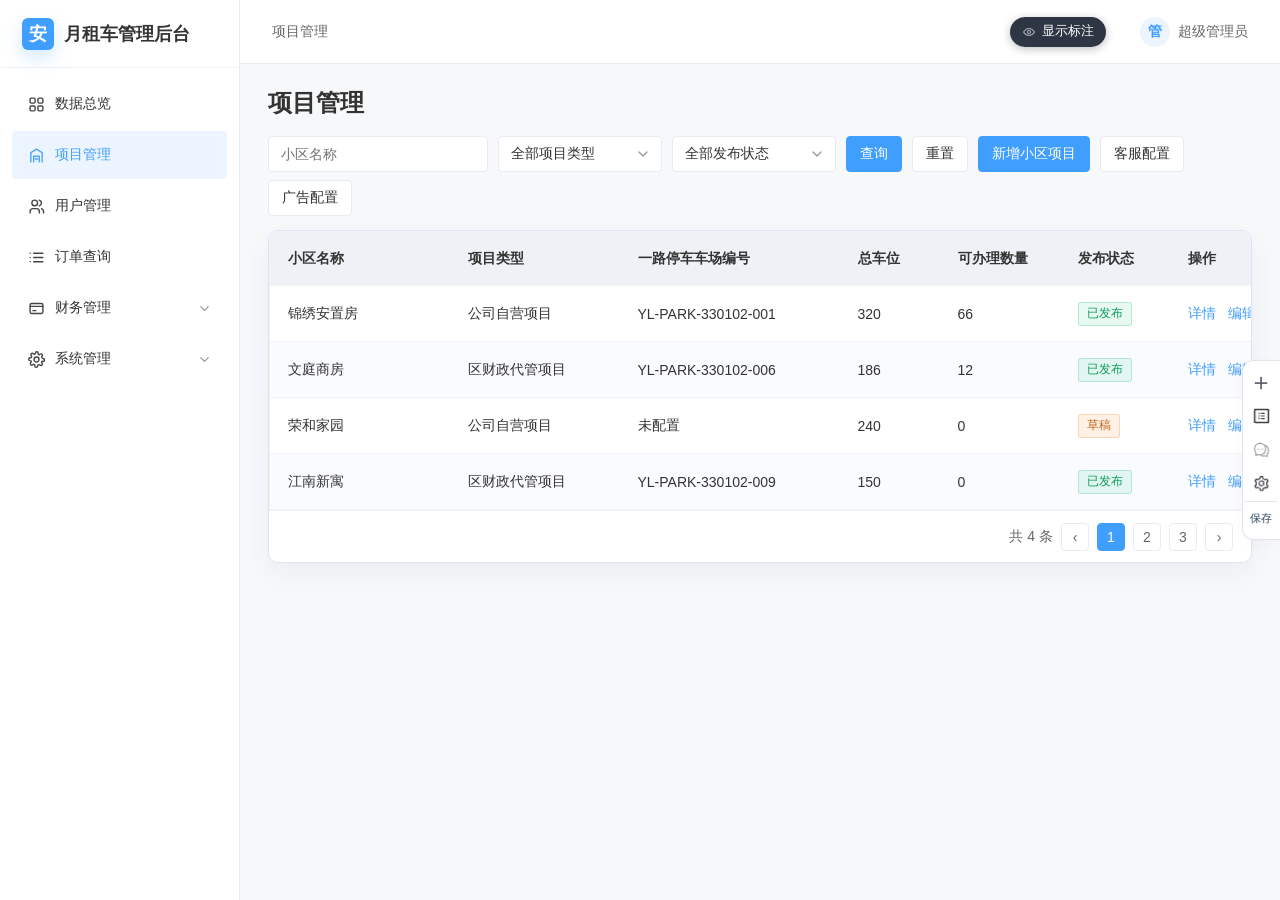
<file: index.html>
<!doctype html>
<html lang="zh-CN">
<head>
  <meta charset="UTF-8" />
  <meta name="viewport" content="width=device-width, initial-scale=1.0" />
  <title>安商房车库月租PC管理后台</title>
  <!-- 共用样式 -->
  <link rel="stylesheet" href="css/common.css?v=20260930-1">
  <!-- 页面样式 -->
  <link rel="stylesheet" href="css/pages/login.css?v=20260918-6">
  <link rel="stylesheet" href="css/pages/dashboard.css?v=20260930-1">
  <link rel="stylesheet" href="css/pages/projects.css?v=20261104-1">
  <link rel="stylesheet" href="css/pages/users.css?v=20261105-6">
  <link rel="stylesheet" href="css/pages/orders.css?v=20260928-3">
  <link rel="stylesheet" href="css/pages/refunds.css?v=20261104-2">
  <link rel="stylesheet" href="css/pages/system.css?v=20260918-1">
  <link rel="stylesheet" href="css/pages/modals.css?v=20260916-1">
  <link rel="stylesheet" href="css/pages/create-flow.css?v=20260917-2">
</head>
<body>
  <section id="login" class="login-screen hidden">
    <div class="login-brand">
      <div class="login-brand-top"><div class="login-brand-logo">安</div><span class="login-brand-name">安商房月租车管理后台</span></div>
      <h1>安商房小区月租车缴费<br>PC 管理后台</h1>
      <p>面向物业、运营与财务的统一管理工作台，覆盖项目车库配置、月租订单、自动清分与退款开票的全流程管理。</p>
      <ul class="login-points"><li>项目车库配置</li><li>月租订单管理</li><li>自动清分结算</li><li>退款与开票审批</li></ul>
    </div>
    <div class="login-panel-wrap">
      <div class="login-panel">
        <div class="login-title">安商房小区月租车缴费后台登录</div>
        <div class="login-sub">请输入管理员或工作人员账号</div>
        <div class="form-item"><div class="form-label">用户名</div><div id="loginAccountSelect" class="filter-dropdown login-account-select" data-value="admin"><button class="select-trigger" type="button" aria-haspopup="listbox" aria-expanded="false" onclick="toggleLoginAccountMenu(event)"><span id="loginAccountText">admin</span><svg viewBox="0 0 24 24" aria-hidden="true"><path d="m6 9 6 6 6-6"/></svg></button><div id="loginAccountMenu" class="select-menu"></div></div><input id="loginUsername" type="hidden" value="admin" /></div>
        <div class="form-item"><div class="form-label">密码</div><input id="loginPassword" class="form-control" type="password" value="123456" /></div>
        <div id="loginError" class="approval-error"></div>
        <button class="btn btn-primary" style="width:100%;height:48px" onclick="login()">登录</button>
        <div class="login-links"><button type="button" class="login-link" onclick="openLoginChangePassword()">修改密码</button><span class="login-link-sep"></span><button type="button" class="login-link" onclick="openForgotPassword()">忘记密码</button></div>
      </div>
    </div>
  </section>

  <section id="app" class="app">
    <aside class="sidebar">
      <div class="sidebar-logo"><div class="logo-mark">安</div><span>月租车管理后台</span></div>
      <nav id="menu" class="menu"></nav>
    </aside>
    <main class="main">
      <header class="topbar">
        <div id="breadcrumb" class="breadcrumb">项目管理 / 小区项目</div>
        <div class="topbar-actions"><div class="account" id="accountBox" onclick="toggleAccountMenu(event)"><span class="avatar">管</span><span id="currentAccountName">超级管理员</span><div id="accountMenu" class="account-menu" role="menu"><button type="button" class="account-menu-item" role="menuitem" onclick="openProfile()">个人中心</button><button type="button" class="account-menu-item is-danger" role="menuitem" onclick="logout()">退出登录</button></div></div></div>
      </header>
      <section id="page" class="page"></section>
    </main>
  </section>

  <div id="drawerMask" class="drawer-mask" onclick="closeDrawer(event)">
    <aside class="drawer" onclick="event.stopPropagation()">
      <div class="drawer-head"><span id="drawerTitle">订单详情</span><button class="btn-text" onclick="hideDrawer()">关闭</button></div>
      <div id="drawerBody" class="drawer-body"></div>
      <div class="drawer-foot"><button class="btn" onclick="hideDrawer()">返回</button><button class="btn btn-primary" onclick="showModal('操作已记录', '当前处理动作已写入操作日志，后续可在操作日志中追溯。')">保存处理结果</button></div>
    </aside>
  </div>

  <div id="modalMask" class="modal-mask" onclick="closeModal(event)">
    <div class="modal" onclick="event.stopPropagation()">
      <div class="modal-head"><span id="modalTitle">提示</span></div>
      <div id="modalBody" class="modal-body"></div>
      <div class="modal-foot"><button id="modalCancelButton" class="btn" onclick="hideModal()">取消</button><button id="modalRejectButton" class="btn btn-danger" style="display: none" type="button">驳回</button><button id="modalConfirmButton" class="btn btn-primary" onclick="hideModal()">确认</button></div>
    </div>
  </div>

  <!-- JS：按依赖顺序加载 -->
  <script src="js/data.js?v=20261105-1"></script>
  <script src="js/common.js?v=20261105-1"></script>
  <script src="js/pages/dashboard.js?v=20260917-1"></script>
  <script src="js/pages/projects.js?v=20261104-1"></script>
  <script src="js/pages/users.js?v=20261105-4"></script>
  <script src="js/pages/orders.js?v=20261105-1"></script>
  <script src="js/pages/passages.js?v=20260916-1"></script>
  <script src="js/pages/refunds.js?v=20261104-2"></script>
  <script src="js/app.js?v=20261104-1"></script>

  <!-- 标注接入适配：为离线标注编辑器提供页面上下文、目录跳转，以及一个显眼的「显示／隐藏标注」总开关。
       本段只服务标注层，不参与原型业务逻辑。 -->
  <script>
  (function () {
    var login = document.getElementById('login');
    var app = document.getElementById('app');
    var topbarButton = null, loginButton = null, labelOn = '隐藏标注', labelOff = '显示标注';

    function showLogin() { if (login) login.classList.remove('hidden'); if (app) app.classList.add('hidden'); }
    function showBackend() { if (login) login.classList.add('hidden'); if (app) app.classList.remove('hidden'); }
    function refresh() {
      if (window.HTMLAnnotationEditor && window.HTMLAnnotationEditor.refresh) window.HTMLAnnotationEditor.refresh();
    }
    function editorShadow() {
      var host = document.getElementById('hae-root');
      return host && host.shadowRoot ? host.shadowRoot : null;
    }
    function notesOn() {
      var sr = editorShadow();
      var btn = sr && sr.getElementById('toolNotes');
      return !!btn && btn.getAttribute('aria-pressed') === 'true';
    }
    function setNotes(show) {
      var sr = editorShadow();
      var btn = sr && sr.getElementById('toolNotes');
      if (btn && (btn.getAttribute('aria-pressed') === 'true') !== show) btn.click();
      syncButtons();
    }
    function syncButtons() {
      var on = notesOn();
      [topbarButton, loginButton].forEach(function (btn) {
        if (!btn) return;
        var txt = btn.querySelector('.ann-tool-text');
        if (txt) txt.textContent = on ? labelOn : labelOff;
        btn.title = on ? '收起页面上的标注标记' : '在页面上显示标注标记';
        if (on) btn.classList.add('is-on'); else btn.classList.remove('is-on');
      });
    }
    var toolIcon = '<svg class="ann-tool-icon" viewBox="0 0 24 24" aria-hidden="true"><path d="M2.6 12S6.5 5.9 12 5.9 21.4 12 21.4 12 17.5 18.1 12 18.1 2.6 12 2.6 12Z"/><circle cx="12" cy="12" r="2.7"/></svg>';
    function makeButton() {
      var btn = document.createElement('button');
      btn.type = 'button';
      btn.className = 'ann-tool';
      btn.innerHTML = toolIcon + '<span class="ann-tool-text"></span>';
      btn.onclick = function () { setNotes(!notesOn()); };
      return btn;
    }
    function mount() {
      var actions = document.querySelector('.topbar-actions');
      if (actions && !topbarButton) { topbarButton = makeButton(); actions.insertBefore(topbarButton, actions.firstChild); }
      if (login && !loginButton) {
        var card = login.querySelector('.login-panel') || login;
        if (getComputedStyle(card).position === 'static') card.style.position = 'relative';
        loginButton = makeButton();
        loginButton.classList.add('ann-tool-panel');
        card.appendChild(loginButton);
      }
    }
    function watchEditor(cb) {
      var tries = 0;
      (function tick() {
        var sr = editorShadow();
        var btn = sr && sr.getElementById('toolNotes');
        if (btn) {
          if (!btn.dataset.annWatched) {
            btn.dataset.annWatched = '1';
            new MutationObserver(syncButtons).observe(btn, { attributes: true, attributeFilter: ['aria-pressed'] });
          }
          cb();
          return;
        }
        if (++tries < 240) requestAnimationFrame(tick);
      })();
    }

    // 标注按页区分：登录页用 'login'，后台用 'backend:<页面键>'（页面键取自原型的 current）。
    // 有子页的模块再细分一层：列表页之外还有 详情/新增/编辑 等子页（用原型各自的 subpage 变量判断）。
    function currentSubpage() {
      var key = (typeof current === 'string' && current) ? current : '';
      if (key === 'projects') return (typeof garageSubpage === 'string') ? garageSubpage : 'list';
      if (key === 'passages') return (typeof passageSubpage === 'string') ? passageSubpage : 'list';
      if (key === 'users') return (typeof userSubpage === 'string') ? userSubpage : 'list';
      if (key === 'orders') return (typeof orderSubpage === 'string') ? orderSubpage : 'list';
      if (key === 'clearing') return (typeof settlementSubpage === 'string') ? settlementSubpage : 'list';
      if (key === 'refunds') return (typeof refundSubpage === 'string') ? refundSubpage : 'list';
      if (key === 'invoices') return (typeof invoiceSubpage === 'string') ? invoiceSubpage : 'list';
      return '';
    }
    function currentPageKey() {
      var key = (typeof current === 'string' && current) ? current : '';
      if (!key) return '';
      var sub = currentSubpage();
      return (sub && sub !== 'list') ? key + ':' + sub : key;
    }
    window.htmlAnnotationContext = function () {
      if (login && !login.classList.contains('hidden')) return 'login';
      var key = currentPageKey();
      return key ? 'backend:' + key : 'backend';
    };
    // pageId 形如 'login' / 'orders' / 'orders:detail'，与 menus 的 id、注记的 pageId 一致。
    var subpageOpeners = {
      'projects:create': function () { window.openCreateGarage(); },
      'projects:detail': function () { window.openGarageDetail(garages[0][0]); },
      'projects:edit': function () { window.openGarageEdit(garages[0][0]); },
      'users:detail': function () { window.openUser(rentUsers[0].name); },
      'orders:detail': function () { window.openOrder(orders[0][0]); },
      'passages:detail': function () { window.openPassage(passageRecords[0].id); },
      'clearing:detail': function () { window.openSettlementDetail(settlementRecords[0][0]); },
      // 退款详情：挑一条已审批过的单，才能看到「审批情况」那一段
      'refunds:detail': function () {
        var row = refunds.filter(function (item) { return item[7] !== '待审批'; })[0] || refunds[0];
        window.openRefund(row[0]);
      },
      'invoices:detail': function () { window.openInvoiceDetail(invoiceRows()[0][0]); }
    };
    window.htmlAnnotationNavigate = function (pageId) {
      if (typeof pageId !== 'string' || !pageId) throw new Error('未找到对应页面');
      if (pageId === 'login') {
        showLogin();
      } else if (pageId === 'backend') {
        showBackend();
      } else {
        var rest = pageId.indexOf('backend:') === 0 ? pageId.slice('backend:'.length) : pageId;
        var parts = rest.split(':');
        var pageKey = parts[0], sub = parts[1] || '';
        if (!pageKey || typeof window.switchPage !== 'function') throw new Error('未找到对应页面');
        showBackend();
        window.switchPage(pageKey);
        if (sub) {
          var opener = subpageOpeners[pageKey + ':' + sub];
          if (!opener) throw new Error('未找到对应页面');
          opener();
        }
      }
      refresh();
      syncButtons();
    };

    // 后台切页会整块重建 #page，换页后要让标注重新定位。
    var pageTick = null;
    function scheduleRefresh() {
      if (pageTick) return;
      pageTick = requestAnimationFrame(function () { pageTick = null; refresh(); });
    }
    function watchPage() {
      var host = document.getElementById('page');
      if (!host) return;
      new MutationObserver(scheduleRefresh).observe(host, { childList: true });
    }

    // 不改变原型原有行为：默认仍是免登录直接进入管理后台；地址栏带 #login 时停在登录页。
    function boot() {
      if (location.hash === '#login') showLogin();
      mount();
      watchPage();
      watchEditor(function () {
        // 默认收起标注标记，先看原型的整体效果；需要时点「显示标注」。
        if (notesOn()) setNotes(false);
        syncButtons();
      });
      refresh();
    }
    if (document.readyState === 'loading') document.addEventListener('DOMContentLoaded', function () { setTimeout(boot, 0); });
    else setTimeout(boot, 0);
    window.addEventListener('load', function () { setTimeout(boot, 0); });
    window.addEventListener('hashchange', function () {
      if (location.hash === '#login') showLogin(); else if (location.hash === '#backend') showBackend();
      refresh();
    });
  })();
  </script>
  <style>
    /* 标注总开关：刻意不沿用原型的按钮样式（白底 + 描边 + 主色），
       改用深色胶囊，让它在页面上明显是「外挂的标注工具」，而不是原型界面的一部分。 */
    .ann-tool {
      display: inline-flex; align-items: center; gap: 6px;
      height: 30px; padding: 0 12px; border: 0; border-radius: 999px;
      background: #2f3643; color: #fff;
      font-family: inherit; font-size: 12.5px; line-height: 1; white-space: nowrap;
      cursor: pointer; box-shadow: 0 2px 8px rgba(20, 26, 38, .28);
      transition: background .15s ease, box-shadow .15s ease;
    }
    .ann-tool:hover { background: #3d4657; box-shadow: 0 3px 10px rgba(20, 26, 38, .34); }
    .ann-tool .ann-tool-icon {
      width: 14px; height: 14px; flex: none;
      fill: none; stroke: currentColor; stroke-width: 1.8; stroke-linecap: round; stroke-linejoin: round;
      opacity: .6;
    }
    .ann-tool.is-on { background: #4b3fd4; }
    .ann-tool.is-on .ann-tool-icon { opacity: 1; }
    .topbar-actions .ann-tool { margin-right: 12px; }
    .ann-tool-panel { position: absolute; top: -46px; right: 0; }
  </style>
<!-- HTML-ANNOTATION-EDITOR:BEGIN -->
<script id="hae-data" type="application/json">{"version": 1, "notes": [{"id": "login-account", "selector": "#loginAccountSelect", "context": "login", "pageId": "login", "menuPath": "登录页", "targetArea": "用户名选择", "source": "原型：index.html #loginAccountSelect 与 initLoginAccountSelect()", "type": "字段说明", "body": "登录账号，以下拉方式列出全部已启用的后台账号；已停用的账号不出现在列表中。"}, {"id": "login-password", "selector": "#loginPassword", "context": "login", "pageId": "login", "menuPath": "登录页", "targetArea": "密码输入框", "source": "原型：index.html #loginPassword 与 login() 密码校验", "type": "字段说明", "body": "所选账号对应的登录密码。账号未单独设置过密码时，使用初始密码。"}, {"id": "login-submit", "selector": "#login button.btn-primary", "context": "login", "pageId": "login", "menuPath": "登录页", "targetArea": "登录按钮", "source": "原型：login()", "type": "交互逻辑", "body": "校验所选账号与密码是否匹配；通过后进入管理后台，未通过时在按钮上方显示错误原因。"}, {"id": "login-links", "selector": "#login .login-links", "context": "login", "pageId": "login", "menuPath": "登录页", "targetArea": "修改密码 / 忘记密码", "source": "原型：openLoginChangePassword() 与 openForgotPassword()", "type": "交互逻辑", "body": "修改密码用于已知当前密码时自助更换密码；忘记密码仅提示联系系统管理员重置，不提供自助找回。"}, {"id": "projects-interface", "selector": "#page .page-header .page-title", "context": "backend:projects", "pageId": "projects", "menuPath": "小区项目", "targetArea": "对接说明", "source": "对接：外部系统与接口范围（人类口述 + 公开资料核对）", "type": "业务规则", "body": "项目配置决定小程序端可办理的范围：可办理数量、收费项与告知书均同步到小程序；一路停车车场编号用于关联车场与月租数据。"}, {"id": "projects-create", "selector": "#page .filter-bar button[onclick=\"openCreateGarage()\"]", "context": "backend:projects", "pageId": "projects", "menuPath": "小区项目", "targetArea": "新增小区项目", "source": "原型：openCreateGarage() 与 createGaragePage() 三步流程", "type": "交互逻辑", "body": "新增项目按基本信息、收费规则、告知书三步填写，保存后状态为草稿，需另行发布才在小程序展示。"}, {"id": "projects-parkcode", "selector": "#garageTable th:nth-child(3)", "context": "backend:projects", "pageId": "projects", "menuPath": "小区项目", "targetArea": "一路停车车场编号", "source": "原型：parkCode 字段与 publishGarage() 发布校验", "type": "字段说明", "body": "由一路停车平台分配的车场编号，需手动填写，用于关联车场与月租数据；未填写编号的项目不能发布。"}, {"id": "projects-available", "selector": "#garageTable th:nth-child(5)", "context": "backend:projects", "pageId": "projects", "menuPath": "小区项目", "targetArea": "可办理数量", "source": "原型：calculateNewGarageAvailableSpaces() 与 createAvailableSpaces 输入项", "type": "业务规则", "body": "按总车位数减已租车位数减维修中车位数自动带出，人工填写后以填写值为准。"}, {"id": "projects-status", "selector": "#garageTable th:nth-child(6)", "context": "backend:projects", "pageId": "projects", "menuPath": "小区项目", "targetArea": "发布状态", "source": "原型：garage[5] 与 publishGarage() / takeDownGarage()", "type": "业务规则", "body": "草稿为尚未发布；已发布为用户端已展示月租办理入口；已下架为停用后的状态。"}, {"id": "projects-actions", "selector": "#garageTable th:nth-child(7)", "context": "backend:projects", "pageId": "projects", "menuPath": "小区项目", "targetArea": "操作", "source": "原型：garageActions()", "type": "交互逻辑", "body": "详情查看项目配置，编辑修改项目资料；草稿可发布，已发布可停用，已下架可重新发布。"}, {"id": "create-project-type", "selector": "#createProjectTypeDropdown", "context": "backend:projects:create", "pageId": "projects:create", "menuPath": "新增小区项目", "targetArea": "项目类型", "source": "原型：createSelect('projectType', ...)", "type": "字段说明", "body": "在「公司自营项目」与「区财政代管项目」两类中选择。"}, {"id": "create-market-id", "selector": ".create-form-field[data-error-key=\"marketId\"]", "context": "backend:projects:create", "pageId": "projects:create", "menuPath": "新增小区项目", "targetArea": "清分市场编号", "source": "原型：createInput('marketId', ...) 与必填校验", "type": "字段说明", "body": "清分平台为该市场分配的编号，需手动填写，用于资金清分时匹配对应市场。"}, {"id": "create-available-spaces", "selector": ".create-form-field[data-error-key=\"availableSpaces\"]", "context": "backend:projects:create", "pageId": "projects:create", "menuPath": "新增小区项目", "targetArea": "可办理数量", "source": "原型：#createAvailableSpaces 自动带出与人工调整", "type": "业务规则", "body": "总车位数、已租车位数、维修中车位数由人工录入，可办理数量按其差额自动带出；人工填写后以填写值为准。"}, {"id": "create-fee-1-item", "selector": "#page .create-fee-item:nth-of-type(1)", "context": "backend:projects:create", "pageId": "projects:create", "menuPath": "新增小区项目", "targetArea": "收费项目", "source": "原型：createFeeField / createFeeCell / createFeeGrid", "type": "业务规则", "body": "每个收费项对应一个收款主体及其在建行的结算信息；车主按月缴纳的款项按各收费项的金额占比，由建行惠市宝分别分到对应账户。"}, {"id": "create-fee-1-amount", "selector": "#page [data-error-key=\"fee-0-amount\"]", "context": "backend:projects:create", "pageId": "projects:create", "menuPath": "新增小区项目", "targetArea": "收费金额", "source": "原型：createFeeField / createFeeCell / createFeeGrid", "type": "字段说明", "body": "该收费项每月收取的金额，单位为元/月；各收费项的金额占比决定清分时的分配比例。"}, {"id": "create-fee-1-merchant", "selector": "#page [data-error-key=\"monthlyMerchantId\"]", "context": "backend:projects:create", "pageId": "projects:create", "menuPath": "新增小区项目", "targetArea": "市场商家编号", "source": "原型：createFeeField / createFeeCell / createFeeGrid", "type": "字段说明", "body": "收款主体在建行惠市宝的商家编号，由建行分配后手动填写；清分时按此编号将款项划到对应商家。"}, {"id": "create-fee-add", "selector": "#page .create-fee-add-slot .create-add-btn", "context": "backend:projects:create", "pageId": "projects:create", "menuPath": "新增小区项目", "targetArea": "新增收费项", "source": "原型：createFeeField / createFeeCell / createFeeGrid", "type": "交互逻辑", "body": "按需增加收费项目，新增的收费项同样需要填写收款主体、市场商家编号与商家银行账号。"}, {"id": "create-notice-1-item", "selector": "#page .create-notice-item:nth-of-type(1)", "context": "backend:projects:create", "pageId": "projects:create", "menuPath": "新增小区项目", "targetArea": "告知书", "source": "原型：createNoticeField / createNoticeGrid", "type": "业务规则", "body": "名称即车主端展示的标题，排序决定逐份查看的先后；车主在小程序办理月租时按此顺序查看并确认。"}, {"id": "create-notice-add", "selector": "#page .create-notice-add-slot .create-add-btn", "context": "backend:projects:create", "pageId": "projects:create", "menuPath": "新增小区项目", "targetArea": "新增告知书", "source": "原型：createNoticeField / createNoticeGrid", "type": "交互逻辑", "body": "按需增加告知书，新增的告知书同样需要填写名称、排序并上传文件。"}, {"id": "dashboard-interface", "selector": "#page .dashboard-page-title", "context": "backend:dashboard", "pageId": "dashboard", "menuPath": "数据总览", "targetArea": "对接说明", "source": "对接：外部系统与接口范围（人类口述 + 公开资料核对）", "type": "业务规则", "body": "本页汇总各业务数据：缴费与退款金额取自支付渠道的回款记录，退款申请与开票申请由车主在小程序提交，通行同步异常来自一路停车平台的通行数据。"}, {"id": "dashboard-metrics", "selector": ".dashboard-metric-grid", "context": "backend:dashboard", "pageId": "dashboard", "menuPath": "数据总览", "targetArea": "指标卡", "source": "原型：dashboardPage() metrics 与 dashboardMetricSparkline()", "type": "业务规则", "body": "三张卡分别统计本月缴费金额、订单笔数与退款申请笔数，订单笔数含新办与续费。"}, {"id": "dashboard-trend", "selector": ".dashboard-trend-panel", "context": "backend:dashboard", "pageId": "dashboard", "menuPath": "数据总览", "targetArea": "业务趋势", "source": "原型：dashboardSeries 与 dashboardTrendChart()", "type": "交互逻辑", "body": "近 7 天新办与续费订单的每日笔数，数据来自车主在小程序端的办理与续费。"}, {"id": "dashboard-pending", "selector": ".dashboard-pending-panel", "context": "backend:dashboard", "pageId": "dashboard", "menuPath": "数据总览", "targetArea": "待处理通知", "source": "原型：dashboardPendingItems 与 dashboardNoticeGroups()", "type": "交互逻辑", "body": "按退款申请、通行同步异常、发票申请三类汇总待办并显示条数，点击进入对应处理页；退款与发票来自小程序提交，通行异常来自一路停车平台。"}, {"id": "dashboard-finance", "selector": ".dashboard-finance-panel", "context": "backend:dashboard", "pageId": "dashboard", "menuPath": "数据总览", "targetArea": "收支汇总表", "source": "原型：financeDailyStats 与 dashboardFinanceSummaryTableHtml()", "type": "字段说明", "body": "按日统计支付成功笔数、缴费金额、退款金额与净收款（缴费金额减退款金额），每项附与昨日相比的增减幅度。"}, {"id": "users-interface", "selector": "#page .page-header .page-title", "context": "backend:users", "pageId": "users", "menuPath": "用户管理", "targetArea": "对接说明", "source": "对接：外部系统与接口范围（人类口述 + 公开资料核对）", "type": "业务规则", "body": "车主账号由车主在小程序注册，车辆也由车主在小程序内添加，本系统不提供注册入口。"}, {"id": "users-vehicles", "selector": "#userTable th:nth-child(2)", "context": "backend:users", "pageId": "users", "menuPath": "用户管理", "targetArea": "绑定车辆", "source": "原型：user.vehicles 渲染", "type": "字段说明", "body": "该账号已绑定的车牌号，绑定多辆时显示首辆并标注总数；车辆由车主在小程序添加。"}, {"id": "users-orders", "selector": "#userTable th:nth-child(3)", "context": "backend:users", "pageId": "users", "menuPath": "用户管理", "targetArea": "办理订单", "source": "原型：user.records.length", "type": "字段说明", "body": "该账号名下的月租订单笔数，未办理过时显示暂无办理订单。"}, {"id": "users-rent-status", "selector": "#userTable th:nth-child(4)", "context": "backend:users", "pageId": "users", "menuPath": "用户管理", "targetArea": "月租状态", "source": "原型：userRentStatus()", "type": "字段说明", "body": "该账号名下月租订单的汇总状态，多单并存时取优先级最高者。\n月租有效为租期内的订单；\n月租待生效为已缴费但未到生效日期；\n退款处理中为退款申请尚未办结；\n月租已过期为租期已到期且未续费；\n未办理为名下无月租订单。"}, {"id": "user-detail-info", "selector": "#page .detail-page-section:nth-of-type(1)", "context": "backend:users:detail", "pageId": "users:detail", "menuPath": "用户详情", "targetArea": "用户信息", "source": "原型：userDetailPage() 用户信息段与 revealUserSensitiveInfo()", "type": "字段说明", "body": "用户在小程序端填写"}, {"id": "orders-interface", "selector": "#page .page-header .page-title", "context": "backend:orders", "pageId": "orders", "menuPath": "订单查询", "targetArea": "对接说明", "source": "对接：外部系统与接口范围（人类口述 + 公开资料核对）", "type": "业务规则", "body": "月租办理与续费订单由车主在小程序提交并支付，续费和原订单不是同一订单；\n通行状态与通行权限来自一路停车平台，开通失败时可在本页重新开通。"}, {"id": "orders-no", "selector": "#orderTable th:nth-child(2)", "context": "backend:orders", "pageId": "orders", "menuPath": "订单查询", "targetArea": "订单号", "source": "原型：orders[0]", "type": "字段说明", "body": "月租订单编号，由车主在小程序提交办理或续费时生成。"}, {"id": "orders-plates", "selector": "#orderTable th:nth-child(4)", "context": "backend:orders", "pageId": "orders", "menuPath": "订单查询", "targetArea": "登记车牌", "source": "原型：orderVehicleRelations 与 orders[3]", "type": "字段说明", "body": "本订单登记的车牌号，一单可登记多辆车，多车之间以顿号分隔。"}, {"id": "orders-status", "selector": "#orderTable th:nth-child(5)", "context": "backend:orders", "pageId": "orders", "menuPath": "订单查询", "targetArea": "订单状态", "source": "原型：orders[5] 与 orderActions()", "type": "字段说明", "body": "月租有效、月租待生效、退款申请中、已终止、已结束等，反映订单当前所处的业务阶段。"}, {"id": "orders-traffic", "selector": "#orderTable th:nth-child(6)", "context": "backend:orders", "pageId": "orders", "menuPath": "订单查询", "targetArea": "通行状态", "source": "原型：orders[7] 与 syncOrderTraffic()", "type": "字段说明", "body": "车牌在一路停车平台上的通行权限状态，已开通、开通失败或通行失效；开通失败时可在操作列重新开通。"}, {"id": "orders-actions", "selector": "#orderTable th:nth-child(8)", "context": "backend:orders", "pageId": "orders", "menuPath": "订单查询", "targetArea": "操作", "source": "原型：orderActions()", "type": "交互逻辑", "body": "详情查看订单；按订单状态提供撤销退款、变更车辆、续费、重新开通与退款，另有查看发票或开票申请。"}, {"id": "orders-push-config", "selector": "#page .filter-bar button[onclick=\"openOrderPushConfigModal()\"]", "context": "backend:orders", "pageId": "orders", "menuPath": "订单查询", "targetArea": "订单推送配置", "source": "原型：openOrderPushConfigModal()", "type": "交互逻辑", "body": "配置月租到期的微信订阅消息提醒，按到期前天数推送；车主需在小程序端完成订阅授权后才能收到。"}, {"id": "orders-type", "selector": "#page #orderTypeFilter .select-trigger", "context": "backend:orders", "pageId": "orders", "menuPath": "订单查询", "targetArea": "订单类型", "source": "原型：orderTypeFilter（全部 / 新办 / 续费）", "type": "业务规则", "body": "订单类型分新办与续费：新办为首次办理月租，续费为在原有月租基础上再办一个周期。\n两者各为独立订单，续费另生成一张新订单，不改写原订单。"}, {"id": "orders-detail-interface", "selector": "#page .inner-page-head .inner-page-title", "context": "backend:orders:detail", "pageId": "orders:detail", "menuPath": "订单详情", "targetArea": "对接说明", "source": "对接：外部系统与接口范围（人类口述 + 公开资料核对）", "type": "字段说明", "body": "开票申请与退款申请均由车主在小程序提交，本系统做审批与开票处理；退款按原支付渠道退回。"}, {"id": "order-detail-invoice-view", "selector": "#page .detail-page-section:nth-of-type(2) .btn-text", "context": "backend:orders:detail", "pageId": "orders:detail", "menuPath": "订单详情", "targetArea": "查看发票", "source": "原型：openInvoiceFiles(orderNo) 与 invoicePreviewHtml() / changeInvoicePreview(step)", "type": "交互逻辑", "body": "点击后打开该订单已上传发票的文件预览；同一订单上传多张发票时，预览窗口底部显示「上一张」「下一张」与张数序号，可逐张翻看。"}, {"id": "order-detail-original", "selector": "#page .detail-page-section:nth-of-type(3) .detail-info-item:nth-child(3) .detail-info-value", "context": "backend:orders:detail", "pageId": "orders:detail", "menuPath": "订单详情", "targetArea": "续费情况", "source": "原型：originalOrderLinks（orderDetailPage 的关联原订单）", "type": "字段说明", "body": "该订单是否为续费订单；续费订单显示「是」及被续的原订单号，首次办理显示「否」。"}, {"id": "clearing-interface", "selector": "#page .page-header .page-title", "context": "backend:clearing", "pageId": "clearing", "menuPath": "支付与清分", "targetArea": "对接说明", "source": "对接：外部系统与接口范围（人类口述 + 公开资料核对）", "type": "业务规则", "body": "本页承接建行惠市宝的清分结果。车主在小程序支付后，款项由惠市宝收单并归集在建行侧账户，资金不经过本系统；清分由建行按项目配置的分账规则执行并回传结果，本系统负责核对与处理异常。"}, {"id": "clearing-flow-no", "selector": "#page .panel table th:nth-child(2)", "context": "backend:clearing", "pageId": "clearing", "menuPath": "支付与清分", "targetArea": "支付流水号", "source": "原型：settlementRecords[1]", "type": "字段说明", "body": "微信支付为该笔订单生成的流水号，用于与支付账单逐笔核对。"}, {"id": "clearing-amount", "selector": "#page .panel table th:nth-child(5)", "context": "backend:clearing", "pageId": "clearing", "menuPath": "支付与清分", "targetArea": "清分金额", "source": "原型：settlementRecords[4] 与 settlementAllocation()", "type": "字段说明", "body": "按项目收费项占比分配到各收款主体的应分金额之和。"}, {"id": "clearing-status", "selector": "#page .panel table th:nth-child(7)", "context": "backend:clearing", "pageId": "clearing", "menuPath": "支付与清分", "targetArea": "清分状态", "source": "原型：settlementRecords[6] 与 openManualSettlement()", "type": "字段说明", "body": "已清分、清分处理中与清分异常；清分异常时可人工登记线下收款结果。"}, {"id": "clearing-actions", "selector": "#page .panel table th:nth-child(8)", "context": "backend:clearing", "pageId": "clearing", "menuPath": "支付与清分", "targetArea": "操作", "source": "原型：settlementActions()", "type": "交互逻辑", "body": "详情查看清分分配明细；清分异常时可登记已清分并填写实际清分日期，该操作仅登记线下收款结果，不阻止线上分账。"}, {"id": "clearing-detail-interface", "selector": "#page .inner-page-head .inner-page-title", "context": "backend:clearing:detail", "pageId": "clearing:detail", "menuPath": "清分详情", "targetArea": "对接说明", "source": "对接：外部系统与接口范围（人类口述 + 公开资料核对）", "type": "业务规则", "body": "分配明细与商户编号来自建行惠市宝：商户编号为收款方在建行的商家编号，占比与应分金额按项目配置的分账规则计算。"}, {"id": "clearing-detail-allocation", "selector": "#page .detail-page-section:nth-of-type(2)", "context": "backend:clearing:detail", "pageId": "clearing:detail", "menuPath": "清分详情", "targetArea": "清分分配明细", "source": "原型：settlementAllocation() 与分配明细表", "type": "业务规则", "body": "收费项占比按该项月收费金额除以各项月收费合计计算，应分金额为本次应分总额乘以占比；金额按分分配，尾差按小数余数从大到小补齐。"}, {"id": "refunds-interface", "selector": "#page .page-header .page-title", "context": "backend:refunds", "pageId": "refunds", "menuPath": "退款处理", "targetArea": "对接说明", "source": "对接：外部系统与接口范围（人类口述 + 公开资料核对）", "type": "业务规则", "body": "退款申请由车主在小程序提交；核定金额有调整时需车主在小程序确认后才执行退款，退款按原支付渠道退回。"}, {"id": "refunds-no", "selector": "#refundTable th:nth-child(1)", "context": "backend:refunds", "pageId": "refunds", "menuPath": "退款处理", "targetArea": "退款单号", "source": "原型：refunds[0]", "type": "字段说明", "body": "退款申请编号，与车主在小程序提交的退款申请一一对应。"}, {"id": "refunds-estimated", "selector": "#refundTable th:nth-child(6)", "context": "backend:refunds", "pageId": "refunds", "menuPath": "退款处理", "targetArea": "预计退款", "source": "原型：refunds[6] 与 refundAmountLimits()", "type": "字段说明", "body": "按剩余租期预计退还的金额，提交审批时可修改。"}, {"id": "refunds-approved", "selector": "#refundTable th:nth-child(7)", "context": "backend:refunds", "pageId": "refunds", "menuPath": "退款处理", "targetArea": "核定退款", "source": "原型：refundRequestDetails[].approvedAmount", "type": "字段说明", "body": "财务审批后核定的退款金额，尚未审批时显示暂无。"}, {"id": "refunds-status", "selector": "#refundTable th:nth-child(9)", "context": "backend:refunds", "pageId": "refunds", "menuPath": "退款处理", "targetArea": "状态", "source": "原型：refunds[7] 与 approveRefund()", "type": "字段说明", "body": "待审批、待用户确认、已通过或已驳回；核定金额与原申请金额不一致时，无论调高或调低都推送至小程序由车主确认，确认后才执行退款。"}, {"id": "refunds-actions", "selector": "#refundTable th:nth-child(10)", "context": "backend:refunds", "pageId": "refunds", "menuPath": "退款处理", "targetArea": "操作", "source": "原型：refundActions() 与 openRefundApproval()", "type": "交互逻辑", "body": "详情查看申请与收款账户；待审批的申请提供审批入口，审批时可修改退款金额或驳回。"}, {"id": "refunds-export", "selector": "#page .filter-bar button[onclick=\"openExportPicker('refunds')\"]", "context": "backend:refunds", "pageId": "refunds", "menuPath": "退款处理", "targetArea": "导出退款单", "source": "原型：openExportPicker('refunds')", "type": "交互逻辑", "body": "按当前筛选结果导出退款单，导出前勾选需要的字段。"}, {"id": "refund-detail-request", "selector": "#page .detail-page-section:nth-of-type(1)", "context": "backend:refunds:detail", "pageId": "refunds:detail", "menuPath": "退款详情", "targetArea": "退款申请", "source": "原型：refundDetailPage() 退款申请段", "type": "字段说明", "body": "申请 ID 与申请编号为系统标识，其余为申请内容：原订单号、申请用户、退款车辆、预计退款金额、提交时间、退款原因与补充说明。"}, {"id": "refund-detail-account", "selector": "#page .detail-page-section:nth-of-type(2)", "context": "backend:refunds:detail", "pageId": "refunds:detail", "menuPath": "退款详情", "targetArea": "退款账户信息", "source": "原型：refundDetailPage() 退款账户段", "type": "字段说明", "body": "原月租周期与原支付金额取自原订单；收款人、开户行、收款账号与联系电话为车主在小程序填写的退款账户，退款按此打款。"}, {"id": "refund-detail-approval", "selector": "#page .detail-page-section:nth-of-type(3)", "context": "backend:refunds:detail", "pageId": "refunds:detail", "menuPath": "退款详情", "targetArea": "审批情况", "source": "原型：refundDetailPage() 审批情况段（仅已审批的申请显示）", "type": "交互逻辑", "body": "审批结果、核定退款金额、审批人、审批时间与审批意见；金额调整时另显示调整原因，核定后车主在小程序确认，用户确认、通知与退款执行状态随之更新。"}, {"id": "refund-detail-traffic", "selector": "#page .detail-page-section:nth-of-type(3) .detail-info-item:last-child", "context": "backend:refunds:detail", "pageId": "refunds:detail", "menuPath": "退款详情", "targetArea": "通行处理", "source": "原型：refundDetailPage() trafficNote 与 refunds[8]", "type": "业务规则", "body": "待用户确认时订单与通行状态保持不变，已通过则月租订单终止、通行权限结束，已驳回则原月租通行恢复。"}, {"id": "invoices-interface", "selector": "#page .page-header .page-title", "context": "backend:invoices", "pageId": "invoices", "menuPath": "开票管理", "targetArea": "对接说明", "source": "对接：外部系统与接口范围（人类口述 + 公开资料核对）", "type": "业务规则", "body": "开票申请由车主在小程序提交；票据文件由财务人工上传，本系统不出票。已开具发票如需更正，由车主联系客服处理，本系统不做撤回与红冲。"}, {"id": "invoices-no", "selector": "#invoiceTable th:nth-child(1)", "context": "backend:invoices", "pageId": "invoices", "menuPath": "开票管理", "targetArea": "开票记录编号", "source": "原型：invoiceRows()[0]", "type": "字段说明", "body": "开票申请编号，车主在小程序提交开票申请时生成。"}, {"id": "invoices-type", "selector": "#invoiceTable th:nth-child(5)", "context": "backend:invoices", "pageId": "invoices", "menuPath": "开票管理", "targetArea": "发票类型", "source": "原型：invoiceRows()[4] 与 isTicketRow()", "type": "字段说明", "body": "增值税普通发票或非税票据，由订单所属项目的票据类型决定。"}, {"id": "invoices-status", "selector": "#invoiceTable th:nth-child(7)", "context": "backend:invoices", "pageId": "invoices", "menuPath": "开票管理", "targetArea": "开票状态", "source": "原型：invoiceRowStatus()", "type": "字段说明", "body": "未开与已开；上传票据文件后即为已开。"}, {"id": "invoices-batch-upload", "selector": "#page .filter-bar button[onclick=\"openBatchInvoiceUpload()\"]", "context": "backend:invoices", "pageId": "invoices", "menuPath": "开票管理", "targetArea": "批量上传发票", "source": "原型：openBatchInvoiceUpload() 与 parseInvoiceBatchCsv()", "type": "交互逻辑", "body": "按 CSV 模板批量导入已开具的票据文件，逐行校验后写入开票记录。"}, {"id": "invoices-export", "selector": "#page .filter-bar button[onclick=\"openExportPicker('invoices')\"]", "context": "backend:invoices", "pageId": "invoices", "menuPath": "开票管理", "targetArea": "导出开票记录", "source": "原型：openExportPicker('invoices')", "type": "交互逻辑", "body": "按当前筛选结果导出开票记录，导出前勾选需要的字段。"}, {"id": "ledger-interface", "selector": "#page .page-header .page-title", "context": "backend:ledger", "pageId": "ledger", "menuPath": "业务台账", "targetArea": "对接说明", "source": "对接：外部系统与接口范围（人类口述 + 公开资料核对）", "type": "业务规则", "body": "收款项由支付渠道回传，退款项在后台审批通过后登记；台账不允许人工新增或修改。"}, {"id": "accounts-type", "selector": ".account-table-panel table th:nth-child(4)", "context": "backend:systemUsers", "pageId": "systemUsers", "menuPath": "账号管理", "targetArea": "账号类型", "source": "原型：systemAccounts 字段与 renderMenu() 权限判断", "type": "字段说明", "body": "超级管理员拥有全部菜单与操作权限，普通账号看不到系统管理；全站只保留一个超级管理员。"}, {"id": "accounts-status", "selector": ".account-table-panel table th:nth-child(5)", "context": "backend:systemUsers", "pageId": "systemUsers", "menuPath": "账号管理", "targetArea": "状态", "source": "原型：toggleAccountStatus() 与 loginAccountList()", "type": "字段说明", "body": "启用与停用；停用后不能登录，也不会出现在登录页的账号列表中。"}, {"id": "accounts-actions", "selector": ".account-table-panel table th:nth-child(7)", "context": "backend:systemUsers", "pageId": "systemUsers", "menuPath": "账号管理", "targetArea": "操作", "source": "原型：openResetPasswordModal() / toggleAccountStatus() / deleteAccount()", "type": "交互逻辑", "body": "重置密码恢复初始密码，启用与停用切换账号状态，删除移除账号；超级管理员不可停用或删除。"}, {"id": "accounts-batch-import", "selector": "#page .filter-bar button[onclick=\"openBatchImportAccounts()\"]", "context": "backend:systemUsers", "pageId": "systemUsers", "menuPath": "账号管理", "targetArea": "批量导入", "source": "原型：openBatchImportAccounts() 与 accountBatchFields", "type": "交互逻辑", "body": "按 CSV 模板导入账号，三列为用户名、登录密码与状态；仅用户名必填，导入的账号一律为普通账号。"}, {"id": "logs-module", "selector": ".log-table-panel table th:nth-child(2)", "context": "backend:logs", "pageId": "logs", "menuPath": "操作日志", "targetArea": "操作模块", "source": "原型：operationLogs 与 menuGroups", "type": "字段说明", "body": "操作所属的后台模块，取值范围与侧边栏模块一致。"}, {"id": "logs-type", "selector": ".log-table-panel table th:nth-child(3)", "context": "backend:logs", "pageId": "logs", "menuPath": "操作日志", "targetArea": "操作类型", "source": "原型：operationLogs[2]", "type": "字段说明", "body": "操作分类，如新增、编辑、审批、发布、同步、导入导出等，按业务动作命名。"}, {"id": "logs-target", "selector": ".log-table-panel table th:nth-child(4)", "context": "backend:logs", "pageId": "logs", "menuPath": "操作日志", "targetArea": "操作对象", "source": "原型：operationLogs[3]", "type": "字段说明", "body": "本次操作的单据编号、账号或对象名称。"}, {"id": "logs-result", "selector": ".log-table-panel table th:nth-child(6)", "context": "backend:logs", "pageId": "logs", "menuPath": "操作日志", "targetArea": "结果", "source": "原型：operationLogs[5]", "type": "字段说明", "body": "成功或失败；业务操作失败同样记录在案。"}, {"id": "passages-result", "selector": "#passageTable th:nth-child(6)", "context": "backend:passages", "pageId": "passages", "menuPath": "通行记录", "targetArea": "通行结果", "source": "原型：passageRecords[].result", "type": "字段说明", "body": "正常或异常；异常记录在详情的业务关联中给出说明。"}, {"id": "passages-status", "selector": "#passageTable th:nth-child(7)", "context": "backend:passages", "pageId": "passages", "menuPath": "通行记录", "targetArea": "记录状态", "source": "原型：passageRecords[].recordStatus", "type": "字段说明", "body": "场内为车辆尚未出场，已出场为进出记录完整，未匹配为未关联到月租订单的通行。"}, {"id": "passage-detail-order", "selector": "#page .detail-page-section:nth-of-type(5)", "context": "backend:passages:detail", "pageId": "passages:detail", "menuPath": "通行记录详情", "targetArea": "业务关联", "source": "原型：passageDetailPage() 业务关联段", "type": "字段说明", "body": "关联月租订单、接口接收时间与异常说明；通行数据由一路停车平台接口推送。"}], "menus": [{"id": "login", "label": "登录页", "selector": "#login", "context": "login"}, {"id": "dashboard", "label": "数据总览", "selector": "#page", "context": "backend:dashboard"}, {"id": "projects", "label": "小区项目", "selector": "#page", "context": "backend:projects"}, {"id": "projects:detail", "label": "小区项目详情", "selector": "#page", "context": "backend:projects:detail"}, {"id": "projects:create", "label": "新增小区项目", "selector": "#page", "context": "backend:projects:create"}, {"id": "projects:edit", "label": "编辑小区项目", "selector": "#page", "context": "backend:projects:edit"}, {"id": "users", "label": "用户管理", "selector": "#page", "context": "backend:users"}, {"id": "users:detail", "label": "用户详情", "selector": "#page", "context": "backend:users:detail"}, {"id": "orders", "label": "订单查询", "selector": "#page", "context": "backend:orders"}, {"id": "orders:detail", "label": "订单详情", "selector": "#page", "context": "backend:orders:detail"}, {"id": "clearing", "label": "支付与清分", "selector": "#page", "context": "backend:clearing"}, {"id": "clearing:detail", "label": "清分详情", "selector": "#page", "context": "backend:clearing:detail"}, {"id": "refunds", "label": "退款处理", "selector": "#page", "context": "backend:refunds"}, {"id": "refunds:detail", "label": "退款详情", "selector": "#page", "context": "backend:refunds:detail"}, {"id": "invoices", "label": "开票管理", "selector": "#page", "context": "backend:invoices"}, {"id": "invoices:detail", "label": "开票详情", "selector": "#page", "context": "backend:invoices:detail"}, {"id": "ledger", "label": "业务台账", "selector": "#page", "context": "backend:ledger"}, {"id": "systemUsers", "label": "账号管理", "selector": "#page", "context": "backend:systemUsers"}, {"id": "logs", "label": "操作日志", "selector": "#page", "context": "backend:logs"}, {"id": "passages", "label": "通行记录", "selector": "#page", "context": "backend:passages"}, {"id": "passages:detail", "label": "通行记录详情", "selector": "#page", "context": "backend:passages:detail"}, {"id": "profile", "label": "个人中心", "selector": "#page", "context": "backend:profile"}], "base": "[base64]/dj0yMDI2MDkyOC0zIj4KICA8bGluayByZWw9InN0eWxlc2hlZXQiIGhyZWY9ImNzcy9wYWdlcy9yZWZ1bmRzLmNzcz92PTIwMjYwOTI4LTEiPgogIDxsaW5rIHJlbD0ic3R5bGVzaGVldCIgaHJlZj0iY3NzL3BhZ2VzL3N5c3RlbS5jc3M/[base64]/kuIDnrqHnkIblt6XkvZzlj7DvvIzopobnm5bpobnnm67ovablupPphY3nva7jgIHmnIjnp5/[base64]/lsI/ljLrmnIjnp5/[base64]/[base64]/l++8jOWQjue7reWPr+WcqOaTjeS9nOaXpeW/l+S4rei/[base64]/liqDovb0gLS0+CiAgPHNjcmlwdCBzcmM9ImpzL2RhdGEuanM/[base64]/dj0yMDI2MDkyOC01Ij48L3NjcmlwdD4KICA8c2NyaXB0IHNyYz0ianMvcGFnZXMvcGFzc2FnZXMuanM/dj0yMDI2MDkxNi0xIj48L3NjcmlwdD4KICA8c2NyaXB0IHNyYz0ianMvcGFnZXMvcmVmdW5kcy5qcz92PTIwMjYwOTI4LTIiPjwvc2NyaXB0PgogIDxzY3JpcHQgc3JjPSJqcy9hcHAuanM/dj0yMDI2MDkyOC0yIj48L3NjcmlwdD4KCiAgPCEtLSDmoIfms6jmjqXlhaXpgILphY3vvJrkuLrnprvnur/moIfms6jnvJbovpHlmajmj5DkvpvpobXpnaLkuIrkuIvmlofjgIHnm67lvZXot7PovazvvIzku6Xlj4rkuIDkuKrmmL7nnLznmoTjgIzmmL7npLrvvI/pmpDol4/[base64]/[base64]/mOaciSDor6bmg4Uv5paw5aKeL+e8lui+kSDnrYnlrZDpobXvvIjnlKjljp/lnovlkIToh6rnmoQgc3VicGFnZSDlj5jph4/liKTmlq3vvInjgIIKICAgIGZ1bmN0aW9uIGN1cnJlbnRTdWJwYWdlKCkgewogICAgICB2YXIga2V5ID0gKHR5cGVvZiBjdXJyZW50ID09PSAnc3RyaW5nJyAmJiBjdXJyZW50KSA/[base64]/[base64]/IG9yZGVyU3VicGFnZSA6ICdsaXN0JzsKICAgICAgaWYgKGtleSA9PT0gJ2NsZWFyaW5nJykgcmV0dXJuICh0eXBlb2Ygc2V0dGxlbWVudFN1YnBhZ2UgPT09ICdzdHJpbmcnKSA/IHNldHRsZW1lbnRTdWJwYWdlIDogJ2xpc3QnOwogICAgICBpZiAoa2V5ID09PSAncmVmdW5kcycpIHJldHVybiAodHlwZW9mIHJlZnVuZFN1YnBhZ2UgPT09ICdzdHJpbmcnKSA/[base64]/[base64]/kuI3msr/nlKjljp/lnovnmoTmjInpkq7moLflvI/vvIjnmb3lupUgKyDmj4/[base64]", "savedAt": 1790586108748}</script>
<script id="hae-runtime">/* Offline HTML annotations. No network requests, dependencies or extensions. */
(() => {
  'use strict';
  const clone = value => JSON.parse(JSON.stringify(value));
  const safeJSON = value => JSON.stringify(value).replace(/</g, '\\u003c');
  function noteStorageKey(base) {
    let hash = 2166136261;
    for (let i=0;i<base.length;i++) hash = Math.imul(hash ^ base.charCodeAt(i), 16777619);
    return 'html-annotation-editor:notes:'+(hash>>>0).toString(36)+':'+base.length;
  }
  function validStoredNotes(value) {
    const types = ['字段说明','交互逻辑','业务规则','修改原型'];
    const ids = new Set();
    return Array.isArray(value) && value.every(note => note && typeof note === 'object' &&
      typeof note.id === 'string' && note.id.trim() && !ids.has(note.id) && ids.add(note.id) &&
      typeof note.body === 'string' && note.body.trim() && typeof note.selector === 'string' && note.selector.trim() &&
      (note.type === undefined || types.includes(note.type)));
  }
  function loadStoredState(storage, key, fallback, fallbackSavedAt = 0) {
    const embedded = {notes:clone(fallback),savedAt:fallbackSavedAt};
    try {
      const saved = JSON.parse(storage.getItem(key));
      if (validStoredNotes(saved) && !fallbackSavedAt) return {notes:clone(saved),savedAt:0};
      if (saved && validStoredNotes(saved.notes) && Number.isFinite(saved.savedAt) && saved.savedAt > fallbackSavedAt) return clone(saved);
    } catch {}
    return embedded;
  }
  function persistNotes(storage, key, notes, savedAt) {
    try {storage.setItem(key,JSON.stringify({notes,savedAt})); return true;} catch {return false;}
  }
  function buildAnnotatedHTML(base, data, runtime) {
    const bytes=Uint8Array.from(atob(base),character=>character.charCodeAt(0));
    const source=new TextDecoder().decode(bytes), serialized=safeJSON(data), closeScript='</scr'+'ipt>';
    const block='<!-- HTML-ANNOTATION-EDITOR:BEGIN -->\n<script id="hae-data" type="application/json">'+serialized+closeScript+'\n<script id="hae-runtime">'+runtime+closeScript+'\n<!-- HTML-ANNOTATION-EDITOR:END -->\n';
    const closings=[...source.matchAll(/<\/body\s*>/ig)], at=closings.length ? closings.at(-1).index : source.length;
    return source.slice(0,at)+block+source.slice(at);
  }
  const listHeaders = ['编号','菜单路径','目标区域','注记类型','注记内容'];
  function annotationTable(notes, menus, doc, exportType = 'simple') {
    if (!['simple','detailed'].includes(exportType)) throw Error('请选择导出类型。');
    const detailed = exportType === 'detailed';
    const rows = [];
    function visit(group,path) {
      const menuPath = [...path,group.label];
      for (const {note,number} of group.notes) {
        let area = note.targetArea && note.targetArea !== note.selector ? note.targetArea : '';
        if (!area) {
          let element; try {const found=doc.querySelectorAll(note.selector); if(found.length===1) element=found[0];} catch {}
          area = element?.getAttribute?.('aria-label') || element?.textContent || note.fingerprint?.text || '未识别区域';
          area = area.replace(/\s+/g,' ').trim().slice(0,100) || '未识别区域';
        }
        const row = [number,(group.id.startsWith('hae:') ? note.menuPath : '') || menuPath.join(' / '),area,note.type || '未设置类型',note.body];
        if (detailed) row.push(note.id,note.pageId || (group.id.startsWith('hae:') ? '' : group.id),note.context ?? '*',note.selector,note.source || '');
        rows.push(row);
      }
      group.children.forEach(child => visit(child,menuPath));
    }
    directoryGroups(notes,menus,doc).forEach(group => visit(group,[]));
    return [detailed ? [...listHeaders,'注记ID','页面ID','页面状态','定位选择器','来源依据'] : listHeaders,...rows.sort((a,b)=>a[0]-b[0])];
  }
  function listMarkdown(table) {
    const escape = value => String(value).replace(/&/g,'&amp;').replace(/</g,'&lt;').replace(/>/g,'&gt;').replace(/\|/g,'&#124;').replace(/\r\n?|\n/g,'<br>').replace(/\\/g,'&#92;').replace(/`/g,'&#96;');
    const row = values => '| '+values.map(escape).join(' | ')+' |';
    return '# 注记清单\n\n'+row(table[0])+'\n'+row(table[0].map(()=>'---'))+'\n'+table.slice(1).map(row).join('\n')+'\n';
  }
  // ponytail: a text-only XLSX sheet; add a spreadsheet library only for richer workbook editing.
  function listXLSX(table) {
    const xml = value => String(value).replace(/[\u0000-\u0008\u000b\u000c\u000e-\u001f]/g,'').replace(/&/g,'&amp;').replace(/</g,'&lt;').replace(/>/g,'&gt;').replace(/"/g,'&quot;').replace(/\r/g,'&#13;');
    if (table.length > 1048576 || table.some(row => row.some(value => String(value).length > 32767))) throw Error('清单超出 Excel 行数或单元格长度限制，请导出 Markdown。');
    const lastColumn = String.fromCharCode(64+table[0].length);
    const sheet = table.map((row,i)=>'<row r="'+(i+1)+'">'+row.map((value,j)=>'<c r="'+String.fromCharCode(65+j)+(i+1)+'" t="inlineStr" s="'+(i===0?1:row[3]==='修改原型'?2:0)+'"><is><t xml:space="preserve">'+xml(value)+'</t></is></c>').join('')+'</row>').join('');
    const files = {
      '[Content_Types].xml':'<Types xmlns="http://schemas.openxmlformats.org/package/2006/content-types"><Default Extension="rels" ContentType="application/vnd.openxmlformats-package.relationships+xml"/><Default Extension="xml" ContentType="application/xml"/><Override PartName="/xl/workbook.xml" ContentType="application/vnd.openxmlformats-officedocument.spreadsheetml.sheet.main+xml"/><Override PartName="/xl/worksheets/sheet1.xml" ContentType="application/vnd.openxmlformats-officedocument.spreadsheetml.worksheet+xml"/><Override PartName="/xl/styles.xml" ContentType="application/vnd.openxmlformats-officedocument.spreadsheetml.styles+xml"/></Types>',
      '_rels/.rels':'<Relationships xmlns="http://schemas.openxmlformats.org/package/2006/relationships"><Relationship Id="rId1" Type="http://schemas.openxmlformats.org/officeDocument/2006/relationships/officeDocument" Target="xl/workbook.xml"/></Relationships>',
      'xl/workbook.xml':'<workbook xmlns="http://schemas.openxmlformats.org/spreadsheetml/2006/main" xmlns:r="http://schemas.openxmlformats.org/officeDocument/2006/relationships"><sheets><sheet name="注记清单" sheetId="1" r:id="rId1"/></sheets></workbook>',
      'xl/_rels/workbook.xml.rels':'<Relationships xmlns="http://schemas.openxmlformats.org/package/2006/relationships"><Relationship Id="rId1" Type="http://schemas.openxmlformats.org/officeDocument/2006/relationships/worksheet" Target="worksheets/sheet1.xml"/><Relationship Id="rId2" Type="http://schemas.openxmlformats.org/officeDocument/2006/relationships/styles" Target="styles.xml"/></Relationships>',
      'xl/styles.xml':'<styleSheet xmlns="http://schemas.openxmlformats.org/spreadsheetml/2006/main"><fonts count="3"><font><sz val="11"/><name val="Microsoft YaHei"/></font><font><b/><color rgb="FFFFFFFF"/><sz val="11"/><name val="Microsoft YaHei"/></font><font><color rgb="FFD92D20"/><sz val="11"/><name val="Microsoft YaHei"/></font></fonts><fills count="3"><fill><patternFill patternType="none"/></fill><fill><patternFill patternType="gray125"/></fill><fill><patternFill patternType="solid"><fgColor rgb="FF20334F"/><bgColor indexed="64"/></patternFill></fill></fills><borders count="1"><border/></borders><cellStyleXfs count="1"><xf/></cellStyleXfs><cellXfs count="3"><xf fontId="0" fillId="0" borderId="0" xfId="0" applyAlignment="1"><alignment vertical="top" wrapText="1"/></xf><xf fontId="1" fillId="2" borderId="0" xfId="0" applyAlignment="1"><alignment vertical="top" wrapText="1"/></xf><xf fontId="2" fillId="0" borderId="0" xfId="0" applyAlignment="1"><alignment vertical="top" wrapText="1"/></xf></cellXfs><cellStyles count="1"><cellStyle name="Normal" xfId="0" builtinId="0"/></cellStyles></styleSheet>',
      'xl/worksheets/sheet1.xml':'<worksheet xmlns="http://schemas.openxmlformats.org/spreadsheetml/2006/main"><dimension ref="A1:'+lastColumn+table.length+'"/><sheetViews><sheetView workbookViewId="0"><pane ySplit="1" topLeftCell="A2" activePane="bottomLeft" state="frozen"/></sheetView></sheetViews><cols>'+[8,32,28,16,80,28,28,24,40,40].slice(0,table[0].length).map((width,i)=>'<col min="'+(i+1)+'" max="'+(i+1)+'" width="'+width+'" customWidth="1"/>').join('')+'</cols><sheetData>'+sheet+'</sheetData><autoFilter ref="A1:'+lastColumn+table.length+'"/></worksheet>'
    };
    // ZIP STORE: UTF-8 XML, CRC-32 and central directory; no compression dependency.
    const encoder = new TextEncoder(), chunks = [], central = [];
    let offset = 0;
    const header = size => new Uint8Array(size);
    function crc32(bytes) {let crc = -1; for (const byte of bytes) {crc ^= byte; for (let bit=0;bit<8;bit++) crc=(crc>>>1)^((crc&1)?0xedb88320:0);} return (crc^-1)>>>0;}
    for (const [path,content] of Object.entries(files)) {
      const name=encoder.encode(path), data=encoder.encode('<?xml version="1.0" encoding="UTF-8" standalone="yes"?>'+content), crc=crc32(data);
      const local=header(30), lv=new DataView(local.buffer);
      lv.setUint32(0,0x04034b50,true);lv.setUint16(4,20,true);lv.setUint16(12,33,true);lv.setUint32(14,crc,true);lv.setUint32(18,data.length,true);lv.setUint32(22,data.length,true);lv.setUint16(26,name.length,true);
      chunks.push(local,name,data);
      const record=header(46), rv=new DataView(record.buffer);
      rv.setUint32(0,0x02014b50,true);rv.setUint16(4,20,true);rv.setUint16(6,20,true);rv.setUint16(14,33,true);rv.setUint32(16,crc,true);rv.setUint32(20,data.length,true);rv.setUint32(24,data.length,true);rv.setUint16(28,name.length,true);rv.setUint32(42,offset,true);
      central.push(record,name);offset+=local.length+name.length+data.length;
    }
    const centralSize=central.reduce((n,bytes)=>n+bytes.length,0), end=header(22), ev=new DataView(end.buffer);
    ev.setUint32(0,0x06054b50,true);ev.setUint16(8,Object.keys(files).length,true);ev.setUint16(10,Object.keys(files).length,true);ev.setUint32(12,centralSize,true);ev.setUint32(16,offset,true);
    const result=new Uint8Array(offset+centralSize+end.length);let at=0;
    for(const bytes of [...chunks,...central,end]){result.set(bytes,at);at+=bytes.length;}
    return result;
  }
  // Array position is the display number; IDs remain stable through insert/delete.
  function insertNote(notes, note, number) {
    if (!Number.isInteger(number) || number < 1 || number > notes.length + 1) throw Error('编号超出范围');
    if (notes.some(item => item.id === note.id)) throw Error('标注 ID 重复');
    const next = clone(notes);
    next.splice(number - 1, 0, clone(note));
    return next;
  }
  function editNote(notes, note, number) {
    const index = notes.findIndex(item => item.id === note.id);
    if (index < 0) throw Error('标注不存在');
    return insertNote(removeNote(notes,note.id),note,number === undefined ? index+1 : number);
  }
  function removeNote(notes, id) { return notes.filter(note => note.id !== id).map(clone); }
  // Read real navigation only; custom JS routers supply the same records through config.menus.
  function discoverMenus(doc, baseURL, onMenu = () => {}) {
    const scope = 'nav,[role="navigation"],[role="menu"],.sidebar,.side-menu,.menu';
    const controls = [...doc.querySelectorAll('a[href],button,summary,[role="menuitem"],[data-page],[data-route],[aria-controls]')]
      .filter(el => el.closest(scope) && !el.closest('#hae-root'));
    const records = [], owners = new Map();
    for (const el of controls) {
      const label = (el.getAttribute('aria-label') || el.textContent || '').replace(/\s+/g,' ').trim();
      if (!label) continue;
      const page = el.getAttribute('data-page') || el.getAttribute('data-route');
      const controlled = el.getAttribute('aria-controls');
      const href = el.getAttribute('href');
      let selector, context;
      if (controlled && doc.getElementById(controlled)) selector = '[id='+JSON.stringify(controlled)+']';
      if (page) context = page;
      if (href && !href.startsWith('javascript:')) {
        let url; try {url = new URL(href, baseURL);} catch {continue;}
        const base = new URL(baseURL);
        if (url.origin !== base.origin || url.pathname !== base.pathname || url.search !== base.search) continue;
        if (url.hash) {
          let anchor; try {anchor = decodeURIComponent(url.hash.slice(1));} catch {anchor = '';}
          if (anchor && doc.getElementById(anchor)) selector = '[id='+JSON.stringify(anchor)+']';
          else context = url.hash;
        }
      }
      const container = el.closest('li,details,[role="menuitem"],.menu-item');
      const isGroup = container && container.querySelector('ul,ol,[role="menu"],.submenu');
      if (!selector && context === undefined && !isGroup) continue;
      let parentId = null;
      for (let p = el.parentElement; p; p = p.parentElement) {
        if (owners.has(p)) {parentId = owners.get(p); break;}
      }
      const id = selector ? 'target:'+selector : context !== undefined ? 'route:'+context : 'group:'+parentId+'/'+label;
      if (records.some(item => item.id === id)) continue;
      records.push({id,label,parentId,...(selector ? {selector} : {}),...(context !== undefined ? {context} : {})});
      onMenu(id,el);
      if (container) owners.set(container,id);
    }
    return records;
  }
  function menuForNote(note, menus, doc) {
    if (note.pageId) return menus.find(menu => menu.id === note.pageId) || null;
    if (note.context !== undefined && note.context !== '*') {
      const matching = menus.filter(menu => menu.context === note.context);
      if (matching.length === 1) return matching[0];
    }
    // Never infer a different page from a selector reused by a router.
    if (note.context && note.context !== '*') return null;
    let targets; try {targets = doc.querySelectorAll(note.selector);} catch {return null;}
    if (targets.length !== 1) return null;
    let best = null, bestElement = null;
    for (const menu of menus) {
      if (!menu.selector) continue;
      let areas; try {areas = doc.querySelectorAll(menu.selector);} catch {continue;}
      if (areas.length !== 1 || !areas[0].contains(targets[0])) continue;
      if (!bestElement || bestElement.contains(areas[0])) {best = menu; bestElement = areas[0];}
    }
    return best;
  }
  function directoryGroups(notes, menus, doc) {
    const groups = menus.map(menu => ({...menu,children:[],notes:[]}));
    const map = new Map(groups.map(group => [group.id,group]));
    const roots = [];
    for (const group of groups) {
      let parent = map.get(group.parentId), cursor = parent, seen = new Set([group.id]);
      while (cursor) {if (seen.has(cursor.id)) {parent = null; break;} seen.add(cursor.id); cursor = map.get(cursor.parentId);}
      (parent ? parent.children : roots).push(group);
    }
    const fallback = {id:'hae:unmatched',label:menus.length ? '未匹配页面' : (doc.title || '当前页面'),children:[],notes:[]};
    notes.forEach((note,index) => {
      const menu = menuForNote(note,menus,doc);
      (map.get(menu?.id) || fallback).notes.push({note,number:index+1});
    });
    if (fallback.notes.length || !roots.length) roots.push(fallback);
    return roots;
  }
  function placePopover(rect, width, height, viewport, reserved = {left:0,right:0}) {
    const minX = reserved.left + 12, maxX = Math.max(minX, viewport.width - reserved.right - width - 12);
    const x = Math.min(maxX, Math.max(minX, rect ? rect.left + rect.width/2 - width/2 : (minX+maxX)/2));
    let y = rect ? rect.bottom + 4 : (viewport.height-height)/2;
    if (rect && y + height > viewport.height - 12) y = rect.top-height-4;
    return {x, y:Math.max(12, Math.min(y, viewport.height-height-12))};
  }
  if (typeof document === 'undefined') {
    if (typeof module !== 'undefined' && module.exports) module.exports = {insertNote, editNote, removeNote, safeJSON, noteStorageKey, validStoredNotes, loadStoredState, persistNotes, buildAnnotatedHTML, placePopover, discoverMenus, menuForNote, directoryGroups, annotationTable, listMarkdown, listXLSX};
    return;
  }
  if (document.getElementById('hae-root')) return;

  const config = JSON.parse(document.getElementById('hae-data').textContent);
  const storageKey = noteStorageKey(config.base || '');
  const handleKey = storageKey+':'+location.pathname;
  let noteStorage = null; try {noteStorage = window.localStorage;} catch {}
  const stored = loadStoredState(noteStorage,storageKey,config.notes,config.savedAt || 0);
  let notes = stored.notes, hasPageChanges = JSON.stringify(stored.notes) !== JSON.stringify(config.notes), fileHandle = null;
  config.notes = clone(notes); config.savedAt = stored.savedAt;
  document.getElementById('hae-data').textContent = safeJSON(config);
  let selected = null, formNote = null, picking = false, candidate = null, chain = [], depth = 0;
  let shown = true, mode = 'number', dock = 'right', panelView = null, queued = false;
  let restoreFocus = null, acquiringHandle = null, fileWriteQueue = Promise.resolve();
  function openHandleDB() {
    return new Promise((resolve,reject) => {
      const request=indexedDB.open('html-annotation-editor',1);
      request.onupgradeneeded=()=>request.result.createObjectStore('files');
      request.onsuccess=()=>resolve(request.result); request.onerror=()=>reject(request.error);
    });
  }
  async function readFileHandle() {
    const db=await openHandleDB();
    try {return await new Promise((resolve,reject)=>{const request=db.transaction('files').objectStore('files').get(handleKey);request.onsuccess=()=>resolve(request.result || null);request.onerror=()=>reject(request.error);});}
    finally {db.close();}
  }
  async function rememberFileHandle(handle) {
    const db=await openHandleDB();
    try {await new Promise((resolve,reject)=>{const transaction=db.transaction('files','readwrite');transaction.objectStore('files').put(handle,handleKey);transaction.oncomplete=()=>resolve();transaction.onabort=()=>reject(transaction.error);transaction.onerror=()=>reject(transaction.error);});}
    finally {db.close();}
  }
  readFileHandle().then(handle=>{if (!fileHandle) fileHandle=handle;}).catch(()=>{});
  function writableFileHandle() {
    if (acquiringHandle) return acquiringHandle;
    acquiringHandle=(async()=>{
      if (fileHandle) {
        let permission=await fileHandle.queryPermission({mode:'readwrite'});
        if (permission === 'prompt') permission=await fileHandle.requestPermission({mode:'readwrite'});
        if (permission === 'granted') return fileHandle;
      }
      if (typeof window.showSaveFilePicker !== 'function') throw Error('当前浏览器不支持直接写入 HTML，请使用 Chrome 或 Edge。');
      const suggestedName=decodeURIComponent(location.pathname.split('/').pop() || '已标注.html');
      fileHandle=await window.showSaveFilePicker({suggestedName,types:[{description:'HTML 文件',accept:{'text/html':['.html']}}]});
      rememberFileHandle(fileHandle).catch(()=>{});
      return fileHandle;
    })().finally(()=>{acquiringHandle=null;});
    return acquiringHandle;
  }
  function writeHTMLFile(data) {
    const handle=writableFileHandle(), html=buildAnnotatedHTML(data.base,data,document.getElementById('hae-runtime').textContent);
    fileWriteQueue=fileWriteQueue.catch(()=>{}).then(async()=>{const writable=await (await handle).createWritable();await writable.write(html);await writable.close();});
    return fileWriteQueue;
  }
  const root = document.createElement('div');
  root.id = 'hae-root';
  root.style.cssText = 'all:initial!important;position:fixed!important;inset:0!important;z-index:2147483647!important;pointer-events:none!important;font:14px/1.5 -apple-system,BlinkMacSystemFont,"Segoe UI","Microsoft YaHei",sans-serif!important;color:#172b4d!important;color-scheme:light!important;';
  document.body.append(root);
  const shadow = root.attachShadow({mode: 'open'});
  shadow.innerHTML = `<style>
    :host{font:14px/1.5 -apple-system,BlinkMacSystemFont,"Segoe UI","Microsoft YaHei",sans-serif;color:#172b4d;color-scheme:light}
    *{box-sizing:border-box}button,input,textarea,select{font:inherit}button,input,textarea,select,a{pointer-events:auto}
    button{border:1px solid #d7e0ee;background:#fff;color:#264366;border-radius:8px;padding:7px 10px;cursor:pointer}button:hover{background:#eef4ff}button:disabled{opacity:.45;cursor:not-allowed}
    :focus-visible{outline:3px solid #85b0ff;outline-offset:2px}.primary{background:#245eea;color:white;border-color:#245eea}.primary:hover{background:#174bc7}.danger{color:#ba263c}
    .panel{pointer-events:auto;position:fixed;top:50%;right:50px;transform:translateY(-50%);width:280px;max-width:calc(100vw - 64px);max-height:calc(100dvh - 24px);overflow:auto;border:1px solid #e5e5e8;border-radius:10px;background:#fff;box-shadow:0 8px 28px #00000012;z-index:3;font-size:12px}
    .panel.directory{top:0;right:0;bottom:0;transform:none;width:224px;max-height:100dvh;border-radius:0;box-shadow:none}
    header{padding:12px 16px;border-bottom:1px solid #e5e5e8;display:flex;align-items:center;gap:8px}header strong{flex:1;font-size:13px;font-weight:500}
    .section{padding:12px 16px;border-bottom:1px solid #e5ebf3}.row{display:flex;align-items:center;gap:8px;flex-wrap:wrap}.row>*{min-width:0}label{display:block;color:#52647e;font-size:12px;margin:10px 0 5px}select,input,textarea{width:100%;border:1px solid #ccd7e5;border-radius:8px;padding:8px;background:white;color:#172b4d}textarea{min-height:110px;resize:vertical}input[type=checkbox]{width:auto}
    .help{font-size:12px;color:#8a8a94;margin:7px 0}.status{font-size:12px;color:#656570;white-space:pre-wrap}.list{max-height:calc(100dvh - 95px);overflow:auto;padding:8px}.entry{display:block;width:100%;border:0;border-radius:5px;text-align:left;padding:9px 10px;background:white;color:#494952;font-size:12px}.entry[aria-pressed=true]{background:#d8eee5;color:#202c27}.entry small{display:block;font-size:10px;color:#9999a3;margin-left:24px}.entry b{display:inline-block;width:24px;color:#e76f00;font-weight:500}.body{white-space:pre-wrap;overflow-wrap:anywhere;color:#333;font-size:13px;line-height:1.6}.title{font-size:15px;margin:0 0 8px}.empty{padding:16px;color:#888892;font-size:12px}.foot{font-size:11px;color:#95959e;padding:10px 16px}.actions{margin-top:12px}
    .marker{position:fixed;pointer-events:auto;background:#e76f00;color:white;border:1px solid white;box-shadow:none;border-radius:20px;min-width:28px;min-height:28px;padding:0 6px;font-size:14px;font-weight:600;line-height:26px;max-width:240px;white-space:nowrap;z-index:1}.marker::before{content:'';position:absolute;inset:-4px}.marker:hover,.marker.active{background:#ce6200}.marker.dot{min-width:12px;min-height:12px;width:12px;height:12px;padding:0;font-size:0}.marker.label{overflow:hidden;text-overflow:ellipsis}
    #highlight{position:fixed;border:2px solid #00925b;background:transparent;pointer-events:none;display:none;border-radius:0}#highlight.selecting{background:#00925b09}#targetLabel{position:fixed;max-width:80vw;padding:4px 8px;background:#00764a;color:white;border-radius:4px;font-size:12px;pointer-events:none;z-index:1}
    .popover{position:fixed;pointer-events:auto;width:380px;max-width:calc(100vw - 24px);max-height:calc(100dvh - 24px);overflow:auto;border:1px solid #e6e6e8;border-radius:15px;background:#fffffff5;box-shadow:0 18px 48px #00000024;z-index:2;color:#333}.popover header{height:41px;padding:0 16px;justify-content:flex-end;gap:8px}.popover .section{border:0;padding:20px 16px 16px}.note-dot{width:12px;height:12px;background:#e76f00;border-radius:50%}.note-number{font-size:13px;color:#9999a3;font-weight:600}.icon-close{border:0;background:transparent;padding:3px 6px;font-size:19px;line-height:24px;color:#27272d}.popover .body{max-height:45dvh;overflow:auto}.visually-hidden{position:absolute;width:1px;height:1px;overflow:hidden;clip-path:inset(50%)}
    .popover .actions{justify-content:flex-end;margin-top:8px}.popover .actions button{border:0;background:transparent;padding:2px 6px;font-size:12px;color:#777782}.popover .actions button:hover{background:#f2f2f4}.popover .actions .danger{color:#ba263c}
    .note-fields{display:grid;grid-template-columns:minmax(72px,1fr) minmax(0,2fr);gap:12px}.note-fields label{min-width:0;margin:0}.note-fields input,.note-fields select{display:block;margin-top:5px}
    .form-target-actions,.form-submit-actions{display:grid;gap:8px;margin-top:10px}.form-target-actions{grid-template-columns:repeat(3,minmax(0,1fr))}.form-submit-actions{grid-template-columns:repeat(2,minmax(0,1fr))}.form-target-actions button,.form-submit-actions button{width:100%;min-height:36px;padding:7px 8px;white-space:nowrap}
    .note-type{margin-right:auto;padding:2px 7px;border-radius:4px;background:#f3f4f6;color:#737784;font-size:11px;line-height:18px}
    .menu-group{border-bottom:1px solid #eff0f3}.menu-group summary{cursor:pointer;padding:11px 8px;color:#42464f;overflow-wrap:anywhere}.menu-group summary::marker{color:#9ba1ac}.menu-count{float:right;color:#a1a5af;font-size:11px;margin-left:6px}.menu-children{padding-left:10px;border-left:1px solid #eceef1;margin-left:8px}.entry{margin:3px 0 7px}.entry-head{display:flex;align-items:center;gap:6px;margin-bottom:6px}.entry-head b{width:auto;font-size:14px;font-weight:600}.entry-head span{font-size:11px;color:#808691;background:#f2f3f5;border-radius:4px;padding:1px 5px}.entry-body{white-space:pre-wrap;overflow-wrap:anywhere;line-height:1.65;color:#626975}.menu-empty{padding:4px 10px 12px;margin:0;color:#a1a5af;font-size:11px}
    .marker[data-type="修改原型"]{background:#d92d20}.marker[data-type="修改原型"]:hover,.marker[data-type="修改原型"].active{background:#b42318}
    .popover[data-type="修改原型"] .note-dot{background:#d92d20}.popover[data-type="修改原型"] .note-number,.entry[data-type="修改原型"] b{color:#d92d20}
    .popover[data-type="修改原型"] .note-type,.entry[data-type="修改原型"] .entry-head span{color:#b42318;background:#fef3f2}.entry[data-type="修改原型"][aria-pressed=true]{background:#fee4e2}
    .tools{position:fixed;right:0;top:50%;transform:translateY(-50%);pointer-events:auto;width:38px;padding:4px 2px;background:white;border:1px solid #e5e5e8;border-right:0;border-radius:12px 0 0 12px;box-shadow:0 3px 16px #00000007;z-index:4}.tools button{display:flex;align-items:center;justify-content:center;width:32px;height:34px;padding:0;border:0;border-radius:6px;background:white}.tools button:hover,.tools button[aria-expanded=true]{background:#f0f5f3}.tools button[aria-pressed=false]{opacity:.45}.tools img{object-fit:contain;pointer-events:none;width:20px;height:20px}
    .hide{display:none!important}
    @media(max-width:600px){.panel{max-height:calc(100dvh - 24px)}.panel.directory{width:224px;max-height:100dvh}.popover .body{max-height:35dvh}}@media(max-width:360px){.form-target-actions{grid-template-columns:repeat(2,minmax(0,1fr))}.form-target-actions #relocate{grid-column:1/-1}}
  </style>
  <div id="markers"></div><div id="highlight"></div><div id="targetLabel" class="hide"></div>
  <aside class="panel hide" aria-label="网页标注控制面板">
    <header><strong id="panelTitle">标注设置</strong><button id="collapse" class="icon-close" aria-label="关闭控制面板">×</button></header>
    <div id="settings" class="section"><div class="row"><label style="margin:0;flex:1"><input id="shown" type="checkbox" checked> 显示标记</label></div>
    <label>展示方式<select id="mode"><option value="number">编号</option><option value="type">编号 + 类型</option><option value="dot">圆点</option></select></label>
    <label>面板位置<select id="dock"><option value="right">右侧</option><option value="left">左侧</option></select></label>
    <label>导出类型<select id="exportType"><option value="simple">简洁（默认）</option><option value="detailed">详细</option></select></label>
    <label>注记清单格式<select id="exportFormat"><option value="md">Markdown（.md）</option><option value="xlsx">Excel（.xlsx）</option></select></label>
    <div class="row actions"><button id="exportList">导出清单</button><button id="hideAll" title="隐藏所有注记和工具栏，刷新页面后恢复">完全隐藏</button></div></div>
    <div id="list" class="list" aria-label="标注目录"></div>
    <div class="foot">本地 HTML · 无需插件</div>
  </aside>
  <article id="popover" class="popover hide" role="dialog" aria-label="标注详情" aria-modal="false">
    <header><span id="noteType" class="note-type" title="注记类型"></span><span class="note-dot" aria-hidden="true"></span><span id="noteNumber" class="note-number"></span><button id="closeNote" class="icon-close" aria-label="关闭注记">×</button></header>
    <section id="detail" class="section hide"></section>
    <form id="form" class="section hide"><h3 id="formTitle" class="title"></h3><div class="note-fields"><label id="numberLabel">编号<input id="number" type="number" min="1" step="1" required></label><label>类型<select id="type" required><option value="" disabled>请选择类型</option><option value="字段说明">字段说明</option><option value="交互逻辑">交互逻辑</option><option value="业务规则">业务规则</option><option value="修改原型">修改原型</option></select></label></div><p id="numberHint" class="help"></p><label>注记内容<textarea id="body" maxlength="20000" required></textarea></label><p id="location" class="help"></p><div id="targetActions" class="form-target-actions"><button type="button" id="parent">上一级区域</button><button type="button" id="child">下一级区域</button><button type="button" id="relocate">重新选择位置</button></div><div id="submitActions" class="form-submit-actions"><button type="button" id="cancelNote">取消</button><button id="confirmNote" type="submit" class="primary">确认添加</button></div></form>
  </article>
  <nav id="tools" class="tools" aria-label="标注工具栏"><button id="add" title="添加标注" aria-label="添加标注"><span style="font-size:24px;font-weight:300;line-height:1;color:#555562" aria-hidden="true">＋</span></button><button id="toolDirectory" title="标注目录" aria-label="标注目录" aria-expanded="false" aria-controls="list"><img id="directoryIcon" alt=""></button><button id="toolNotes" title="显示／隐藏标注" aria-label="显示／隐藏标注" aria-pressed="true"><img id="notesIcon" alt=""></button><button id="toolSettings" title="标注设置" aria-label="标注设置" aria-expanded="false" aria-controls="settings"><img id="settingsIcon" alt=""></button><button id="toolSave" title="保存到 HTML 文件" aria-label="保存到 HTML 文件" style="font-size:11px;border-top:1px solid #e5e5e8;border-radius:0 0 6px 6px">保存</button></nav>
  <p id="status" class="visually-hidden" role="status" aria-live="polite"></p>
  `;
  const $ = id => shadow.getElementById(id);
  const panel = shadow.querySelector('.panel');
  // Toolbar glyphs cropped from the user's second reference screenshot (1892 × 912).
  const icons = {
    directory:'iVBORw0KGgoAAAANSUhEUgAAABMAAAASCAYAAAC5DOVpAAAACXBIWXMAAAsTAAALEwEAmpwYAAAAfUlEQVQ4jcWU0QnAIAxE3SyfHTMfDnTdqEXoFWvRNFHowUE0+IhGTcdCpXoA7G53YSJbyLigN6xMlIRq/lyVah7D2tJHQrNmCGPcOyd4YBxzO3QIZgkeWN2MEtNhGHPTMBhbxm8NQBNPXQ1LsGBLn5METD1+DUKj39ALNqMTN6aCeBUAGmoAAAAASUVORK5CYII=',
    notes:'[base64]/8vvphnKCVwvFrfJx0hJH5iHYvyE0u6bXDkatyi403QcAIxzPvH38IlWhECGYjyYWEt95PnVLlSBh6x6Ygo7aL9ATPH81sZkuA7YAAAAASUVORK5CYII=',
    settings:'iVBORw0KGgoAAAANSUhEUgAAABUAAAAVCAYAAACpF6WWAAAACXBIWXMAAAsTAAALEwEAmpwYAAAAyElEQVQ4jdWUTQ6EIAyFezOWHoeN92ExB8IbYZ6ZmpeXKmg0k2nSiEA/Sn+w9oLYz6A5zy2laVOMH4GmNLVSPptifAta67J/3Us9QPeeQsvXG74uG7LHrnxICOWrMgxjhfscbHjNGOgeKIwTFa2rt6aeKhhANsA/V0BUEaZQP5mNeuuaLBuBaiwvQ7OUkEM8MRyOKJ5DieJ5je9QoiqVB1QBuveoy0w3R4WtHaQl1i1+SC8x3GVDbfrag6ICmBf9Y09fuyj/A10BjqMgrWXbedgAAAAASUVORK5CYII='
  };
  for (const [name,data] of Object.entries(icons)) $(name+'Icon').src = 'data:image/png;base64,'+data;
  const context = () => String(typeof window.htmlAnnotationContext === 'function' ? window.htmlAnnotationContext() : location.hash);
  const expandedMenus = new Set();
  const menuElements = new Map();
  let navigationRequest = 0;
  let directorySignature = '';
  const hostMenus = () => {
    menuElements.clear();
    const menus = discoverMenus(document,location.href,(id,el)=>menuElements.set(id,el));
    for (const menu of config.menus || []) {
      const index = menus.findIndex(item => item.id === menu.id);
      if (index < 0) menus.push(menu); else menus[index] = {...menus[index],...menu};
    }
    return menus;
  };
  const normalize = text => text.replace(/\s+/g, ' ').trim().slice(0, 100);
  const fingerprint = element => ({tag: element.localName, text: normalize(element.textContent || '')});
  function resolve(note) {
    if (note.context !== undefined && note.context !== '*' && note.context !== context()) return null;
    try {
      const found = [...document.querySelectorAll(note.selector)];
      if (found.length !== 1 || found[0] === root || root.contains(found[0])) return null;
      const element = found[0], fp = note.fingerprint;
      if (fp && (fp.tag !== element.localName || (fp.text && fp.text !== normalize(element.textContent || '')))) return null;
      return element;
    } catch { return null; }
  }
  function visibleRect(element) {
    if (!element || !element.isConnected || !element.getClientRects().length) return null;
    const css = getComputedStyle(element), rect = element.getBoundingClientRect();
    if (css.visibility === 'hidden' || css.display === 'none' || +css.opacity === 0 || rect.width < 1 || rect.height < 1) return null;
    let left = Math.max(0, rect.left), top = Math.max(0, rect.top), right = Math.min(innerWidth, rect.right), bottom = Math.min(innerHeight, rect.bottom);
    for (let parent = element.parentElement; parent; parent = parent.parentElement) {
      const style = getComputedStyle(parent), box = parent.getBoundingClientRect();
      if (+style.opacity === 0 || style.visibility === 'hidden') return null;
      if (/(auto|scroll|hidden|clip)/.test(style.overflowX)) {left = Math.max(left, box.left); right = Math.min(right, box.right);}
      if (/(auto|scroll|hidden|clip)/.test(style.overflowY)) {top = Math.max(top, box.top); bottom = Math.min(bottom, box.bottom);}
    }
    return right > left && bottom > top ? {left, top, right, bottom, width:right-left, height:bottom-top} : null;
  }
  function selectorFor(element) {
    if (element.id && document.querySelectorAll('#' + CSS.escape(element.id)).length === 1) return '#' + CSS.escape(element.id);
    for (const attr of ['data-annotation-id', 'data-testid']) {
      const value = element.getAttribute(attr);
      if (value) {
        const selector = '[' + attr + '="' + CSS.escape(value) + '"]';
        if (document.querySelectorAll(selector).length === 1) return selector;
      }
    }
    const parts = [];
    for (let node = element; node && node !== document.body; node = node.parentElement) {
      const siblings = [...node.parentElement.children].filter(s => s.localName === node.localName);
      parts.unshift(node.localName + ':nth-of-type(' + (siblings.indexOf(node) + 1) + ')');
    }
    return 'body > ' + parts.join(' > ');
  }
  let statusTimer;
  function say(message) {
    $('status').textContent = message;
    $('status').style.cssText = 'position:fixed;bottom:18px;left:50%;transform:translateX(-50%);max-width:calc(100vw - 32px);width:max-content;height:auto;clip-path:none;overflow:visible;padding:10px 16px;border:1px solid #e5e5e8;border-radius:8px;background:white;color:#555;font-size:12px;box-shadow:0 6px 24px #00000012;z-index:6;pointer-events:none';
    clearTimeout(statusTimer); statusTimer = setTimeout(() => $('status').removeAttribute('style'), 6000);
  }
  function newButton(text, handler, className = '') {
    const button = document.createElement('button'); button.type = 'button'; button.textContent = text; button.className = className; button.onclick = handler; return button;
  }
  function setPanel(view) {
    panelView = view; panel.classList.toggle('hide', !view || picking); panel.classList.toggle('directory',view==='directory');
    $('settings').classList.toggle('hide',view!=='settings'); $('list').classList.toggle('hide',view!=='directory');
    $('panelTitle').textContent = view==='directory' ? '标注目录' : '标注设置';
    $('toolDirectory').setAttribute('aria-expanded',String(view==='directory')); $('toolSettings').setAttribute('aria-expanded',String(view==='settings'));
    panel.style.left = dock==='left' ? (view==='directory' ? '0' : '50px') : 'auto';
    panel.style.right = dock==='right' ? (view==='directory' ? '0' : '50px') : 'auto';
    const offset = view==='directory' && !picking ? panel.getBoundingClientRect().width : 0;
    $('tools').style.right = dock==='right' ? offset+'px' : 'auto'; $('tools').style.left = dock==='left' ? offset+'px' : 'auto';
    $('tools').style.borderRadius = dock==='right' ? '12px 0 0 12px' : '0 12px 12px 0';
    schedule();
  }
  async function navigateToMenu(menu, note) {
    if (!menu) throw Error('未识别所属页面，请重新选择注记位置。');
    if (typeof window.htmlAnnotationNavigate === 'function') {
      await window.htmlAnnotationNavigate(menu.id,note || {context:menu.context});
      return;
    }
    const control = menuElements.get(menu.id);
    if (control && control.localName !== 'summary' && !control.disabled) {control.click(); return;}
    throw Error('此页面尚未配置跳转，请补充原型的页面导航适配。');
  }
  async function openPage(menu) {
    if (formNote || picking) {say('请先保存或取消当前注记。'); return;}
    ++navigationRequest; selected = null; render();
    try {hostMenus(); await navigateToMenu(menu); schedule();}
    catch (error) {say(error.message);}
  }
  async function openNote(id, forceNavigation = false) {
    if (formNote || picking) {say('请先保存或取消当前注记。'); return;}
    const note = notes.find(item => item.id===id); if (!note) return;
    const request = ++navigationRequest;
    const cancelled = () => request !== navigationRequest || !!formNote || picking || root.style.display === 'none';
    let target = resolve(note);
    selected = null; render();
    try {
      if (forceNavigation || !target || !target.getClientRects().length) {
        const menu = menuForNote(note,hostMenus(),document);
        await navigateToMenu(menu,note);
      }
      // Wait for host routing/re-rendering; the latest directory click wins.
      const deadline = Date.now()+2000;
      do {
        await new Promise(done=>setTimeout(done,25));
        if (cancelled()) return;
        target = resolve(note);
        if (target && target.getClientRects().length) break;
      } while (Date.now()<deadline);
      if (target && target.getClientRects().length) target.scrollIntoView({block:'center',behavior:'instant'});
      else say('页面已切换，但目标尚不可见；已打开注记内容，请检查页面状态或位置。');
    } catch (error) {if (!cancelled()) say(error.message);}
    if (cancelled()) return;
    selected = id; shown = true; $('shown').checked = true; $('toolNotes').setAttribute('aria-pressed','true');
    if (innerWidth < 700) setPanel(null);
    render();
  }
  function commitNotes(next) {
    const updated = {...config, notes:clone(next), savedAt:Date.now()};
    document.getElementById('hae-data').textContent = safeJSON(updated);
    notes = next; config.notes = updated.notes; config.savedAt = updated.savedAt;
    persistNotes(noteStorage,storageKey,updated.notes,updated.savedAt);
    hasPageChanges = true;
  }
  async function saveFile() {
    if (formNote || picking) {say('请先确认或取消当前注记，再保存文件。'); return;}
    const button = $('toolSave');
    if (button.disabled) return;
    const snapshot = clone(config);
    button.disabled = true;
    say('正在保存文件…');
    try {
      await writeHTMLFile(snapshot);
      hasPageChanges = JSON.stringify(config.notes) !== JSON.stringify(snapshot.notes);
      window.alert(hasPageChanges ? '保存成功。保存期间产生的新修改尚未保存，请再次点击保存。' : '保存成功，注记已写入所选 HTML 文件。');
      say(hasPageChanges ? '有新的修改尚未保存。' : '保存成功。');
    } catch (error) {
      const message = error.name === 'AbortError' ? '已取消保存，修改尚未写入文件。' : '保存失败：'+error.message;
      say(message); window.alert(message);
    } finally {button.disabled = false;}
  }
  function renderDetail() {
    const note = notes.find(item => item.id === selected), detail = $('detail');
    detail.replaceChildren(); detail.classList.toggle('hide', !note || !!formNote || picking);
    if (!note) return;
    const body = document.createElement('div'); body.className = 'body'; body.textContent = note.body;
    detail.append(body);
    if (!visibleRect(resolve(note))) {const warning = document.createElement('p'); warning.className = 'help'; warning.textContent = '目标当前不可见，请检查页面状态或重新选择位置。'; detail.prepend(warning);}
    const row = document.createElement('div'); row.className = 'row actions';
    row.append(newButton('编辑', () => startEdit(note)));
    row.append(newButton('删除', () => {
      const confirmRow = document.createElement('div'); confirmRow.className = 'row actions';
      confirmRow.append('删除后后续编号补齐。', newButton('确认删除', () => {commitNotes(removeNote(notes, note.id)); selected = null; render(); say('注记已删除，请点击工具栏底部的保存写入文件。');}, 'danger'), newButton('保留', renderDetail));
      row.replaceWith(confirmRow);
    }, 'danger'));
    detail.append(row);
  }
  function renderDirectory() {
    const groups = directoryGroups(notes,hostMenus(),document);
    const signature = JSON.stringify([groups,selected]);
    if (signature === directorySignature) return;
    directorySignature = signature;
    const list = $('list'); list.replaceChildren();
    const countNotes = group => group.notes.length + group.children.reduce((sum,child) => sum+countNotes(child),0);
    function appendGroup(group, parent) {
      const details = document.createElement('details'); details.className = 'menu-group'; details.open = expandedMenus.has(group.id);
      const summary = document.createElement('summary'); summary.append(group.label);
      const count = document.createElement('span'); count.className = 'menu-count'; count.textContent = countNotes(group);
      summary.append(count); details.append(summary);
      summary.onclick = event => {
        if (formNote || picking) {event.preventDefault(); say('请先保存或取消当前注记。'); return;}
        if (details.open) return;
        expandedMenus.add(group.id);
        if (group.notes.length) openNote(group.notes[0].note.id,true);
        else if (group.selector || group.context !== undefined) openPage(group);
      };
      details.ontoggle = () => {if (details.open) expandedMenus.add(group.id); else expandedMenus.delete(group.id);};
      for (const {note,number} of group.notes) {
        const entry = newButton('', () => openNote(note.id), 'entry'); entry.setAttribute('aria-pressed',String(selected === note.id)); entry.setAttribute('data-type',note.type || '');
        const header = document.createElement('div'); header.className = 'entry-head';
        const num = document.createElement('b'); num.textContent = number;
        const type = document.createElement('span'); type.textContent = note.type || '未设置类型';
        header.append(num,type);
        const body = document.createElement('div'); body.className = 'entry-body'; body.textContent = note.body;
        entry.append(header,body); details.append(entry);
      }
      if (group.children.length) {
        const children = document.createElement('div'); children.className = 'menu-children';
        group.children.forEach(child => appendGroup(child,children)); details.append(children);
      } else if (!group.notes.length) {
        const empty = document.createElement('p'); empty.className = 'menu-empty'; empty.textContent = '暂无注记'; details.append(empty);
      }
      parent.append(details);
    }
    groups.forEach(group => appendGroup(group,list));
  }
  function render() {
    $('add').disabled = !!formNote || picking;
    $('exportList').disabled = !!formNote || picking;
    $('form').classList.toggle('hide', !formNote || picking);
    $('popover').classList.toggle('hide', picking || (!formNote && (!selected || !shown)));
    $('noteNumber').textContent = '#' + (formNote ? $('number').value : notes.findIndex(note=>note.id===selected)+1);
    $('noteType').textContent = (formNote ? $('type').value : notes.find(note=>note.id===selected)?.type) || '未设置类型';
    $('popover').setAttribute('data-type',$('noteType').textContent);
    renderDirectory();
    renderDetail(); schedule();
  }
  function layout() {
    queued = false;
    const markers = $('markers'); markers.replaceChildren();
    if (shown && !picking) {
      const occupied = [];
      notes.forEach((note,index) => {
        const target = resolve(note), rect = visibleRect(target); if (!rect) return;
        // Check the host stack before adding a marker so overlays do not leak background notes.
        const hit = document.elementsFromPoint(rect.left + Math.min(8, rect.width/2), rect.top + Math.min(8, rect.height/2)).find(el => el !== root);
        if (hit && !target.contains(hit) && !hit.contains(target)) return;
        const type = note.type || '未设置类型';
        const text = mode === 'type' ? (index+1) + ' ' + type : String(index+1);
        const marker = newButton(text, () => openNote(note.id), 'marker' + (mode === 'dot' ? ' dot' : mode==='type' ? ' label' : '') + (selected === note.id ? ' active' : ''));
        marker.setAttribute('aria-label', '标注 ' + (index+1) + '：' + type); marker.title = type; marker.setAttribute('data-type',type);
        const __annOff = {}[note.id];
        let x = Math.min(innerWidth - 30, Math.max(2, rect.left - 12 + (__annOff ? __annOff[0] : 0))), y = Math.max(2, rect.top - 14 + (__annOff ? __annOff[1] : 0));
        // ponytail: local marker stacking; use a spatial layout engine only for very dense review pages.
        while (occupied.some(p => Math.abs(p.x-x)<32 && Math.abs(p.y-y)<32)) y += 32;
        y = Math.min(innerHeight-30, y); occupied.push({x,y}); marker.style.left = x+'px'; marker.style.top = y+'px'; markers.append(marker);
        const width = marker.getBoundingClientRect().width; marker.style.left = Math.max(2, Math.min(x, innerWidth-width-4))+'px';
      });
    }
    paintTarget();
    positionPopover();
    renderDirectory();
  }
  function schedule() {if (root.style.display !== 'none' && !queued) {queued = true; requestAnimationFrame(layout);}}
  function positionPopover() {
    const popup = $('popover'); if (popup.classList.contains('hide')) return;
    const note = formNote || notes.find(note=>note.id===selected);
    const rect = visibleRect(candidate || (note && resolve(note)));
    const reserved = {left:0,right:0};
    if (panelView && innerWidth >= 900 && !picking) reserved[dock] = panel.getBoundingClientRect().width + (panelView==='directory' ? 38 : 62);
    popup.style.maxWidth = Math.max(1,innerWidth-reserved.left-reserved.right-24)+'px';
    const box = popup.getBoundingClientRect();
    const point = placePopover(rect,box.width,box.height,{width:innerWidth,height:innerHeight},reserved);
    popup.style.left = point.x+'px'; popup.style.top = point.y+'px';
  }
  function paintTarget() {
    const note = notes.find(note=>note.id===selected);
    const target = picking || formNote ? candidate : (shown && note && resolve(note));
    const rect = visibleRect(target), high = $('highlight'), label = $('targetLabel');
    high.classList.toggle('selecting',picking || !!formNote);
    high.style.display = rect ? 'block' : 'none'; label.classList.toggle('hide', !rect || (!picking && !formNote));
    if (!rect) return;
    high.style.cssText = `display:block;left:${rect.left}px;top:${rect.top}px;width:${rect.width}px;height:${rect.height}px`;
    label.textContent = target.localName + (target.id ? ' #' + target.id : '') + ' · ' + Math.round(rect.width) + ' × ' + Math.round(rect.height);
    label.style.left = rect.left+'px'; label.style.top = Math.max(0,rect.top-28)+'px';
  }
  function chooseChain(element) {
    chain = [];
    for (let node = element; node && node !== document.body && node !== document.documentElement; node = node.parentElement) {
      if (node !== root && !['script','style','meta','link'].includes(node.localName) && visibleRect(node)) chain.push(node);
    }
    depth = 0; candidate = chain[0] || null; paintTarget(); updateTargetControls();
  }
  function updateTargetControls() {
    $('parent').disabled = !formNote || !candidate || depth >= chain.length-1;
    $('child').disabled = !formNote || !candidate || depth === 0;
  }
  function beginPick() {
    ++navigationRequest;
    picking = true; candidate = null; chain = []; restoreFocus = shadow.activeElement;
    panel.classList.add('hide'); $('tools').classList.add('hide'); $('popover').classList.add('hide');
    say('移动鼠标识别区域，单击后直接填写注记；Esc 取消。'); schedule();
  }
  function endPick() {picking = false; $('tools').classList.remove('hide'); setPanel(null); updateTargetControls(); render();}
  function cancelPick() {candidate = null; endPick(); if (restoreFocus && restoreFocus.isConnected) restoreFocus.focus();}
  function startEdit(note) {
    ++navigationRequest;
    setPanel(null);
    formNote = clone(note); candidate = null; chain = []; depth = 0;
    const target = resolve(note); if (target) chooseChain(target);
    $('formTitle').textContent = '编辑注记'; $('body').value = note.body; $('type').value = note.type || '';
    $('confirmNote').textContent = '保存修改';
    configureNumber(note);
    $('location').textContent = '位置：' + note.selector;
    render(); $('body').focus();
  }
  function configureNumber(note) {
    $('number').value = note ? notes.findIndex(n => n.id === note.id)+1 : notes.length+1;
    $('number').max = notes.length+(note ? 0 : 1);
    $('number').disabled = false;
    $('numberHint').textContent = note ? '可输入 1～'+notes.length+'；保存后其他注记编号自动前移或顺延。' : '插入到此编号，原编号及后续标注自动顺延。';
  }
  function acceptTarget() {
    if (!candidate || !visibleRect(candidate)) {say('选区已失效，请重新选择。'); return;}
    const selector = selectorFor(candidate);
    if (!formNote) {
      formNote = {id:'note-'+crypto.randomUUID(), body:'', selector, context:context(), fingerprint:fingerprint(candidate), source:'手动添加'};
      $('formTitle').textContent = '添加注记'; $('body').value = ''; $('type').value = ''; configureNumber(null);
      $('confirmNote').textContent = '确认添加';
    } else Object.assign(formNote, {selector, context:context(), fingerprint:fingerprint(candidate)});
    const menus = hostMenus();
    const page = menuForNote({selector,context:context()},menus,document) || menuForNote({selector},menus,document);
    delete formNote.pageId;
    if (page) {formNote.pageId = page.id; if (page.selector && page.context === undefined) formNote.context = '*';}
    $('location').textContent = '位置：' + selector;
    endPick(); $('body').focus();
  }
  $('parent').onclick = () => {if (depth < chain.length-1) {candidate = chain[++depth]; acceptTarget();}};
  $('child').onclick = () => {if (depth > 0) {candidate = chain[--depth]; acceptTarget();}};
  $('form').onsubmit = event => {
    event.preventDefault();
    const body = $('body').value.trim(), type = $('type').value;
    if (!['字段说明','交互逻辑','业务规则','修改原型'].includes(type)) {say('请选择注记类型。'); return;}
    if (!body) {say('注记内容不能为空。'); return;}
    const note = {...formNote, body, type};
    delete note.title;
    if (!resolve(note)) {say('目标已变化或不唯一，请重新选择位置。'); return;}
    const exists = notes.some(n => n.id === note.id);
    try {commitNotes(exists ? editNote(notes,note,Number($('number').value)) : insertNote(notes,note,Number($('number').value)));}
    catch (error) {say(error.message); return;}
    selected = null; formNote = null; candidate = null; chain = []; render();
    say((exists ? '注记已更新' : '注记已添加')+'，请点击工具栏底部的保存写入文件。');
  };
  $('cancelNote').onclick = () => {formNote = null; candidate = null; chain = []; render();};
  $('relocate').onclick = beginPick;
  $('add').onclick = beginPick;
  $('exportList').onclick = () => {
    if (formNote || picking) return;
    try {
      const table = annotationTable(notes,hostMenus(),document,$('exportType').value), format = $('exportFormat').value;
      if (!['md','xlsx'].includes(format)) throw Error('请选择导出格式。');
      const content = format === 'md' ? listMarkdown(table) : listXLSX(table);
      const blob = new Blob([content],{type:format==='md'?'text/markdown;charset=utf-8':'application/vnd.openxmlformats-officedocument.spreadsheetml.sheet'});
      const url = URL.createObjectURL(blob), link = document.createElement('a');
      link.href = url; link.download = (document.title || '网页').replace(/[\\/:*?"<>|]/g,'-')+'-注记清单.'+format;
      shadow.append(link); link.click(); link.remove(); setTimeout(()=>URL.revokeObjectURL(url),30000);
      say('已发起注记清单下载，请确认文件已落盘。');
    } catch (error) {say('清单导出失败：'+error.message);}
  };
  $('shown').onchange = () => {shown = $('shown').checked; $('toolNotes').setAttribute('aria-pressed',String(shown)); render();};
  $('mode').onchange = () => {mode = $('mode').value; schedule();};
  $('dock').onchange = () => {dock = $('dock').value; setPanel(panelView);};
  $('collapse').onclick = () => setPanel(null);
  $('hideAll').onclick = () => {
    ++navigationRequest;
    picking = false;
    shadow.activeElement?.blur();
    root.style.setProperty('display', 'none', 'important');
  };
  $('toolDirectory').onclick = () => setPanel(panelView==='directory' ? null : 'directory');
  $('toolSettings').onclick = () => {setPanel(panelView==='settings' ? null : 'settings'); if (innerWidth<900 && !formNote) {selected=null;render();}};
  $('toolNotes').onclick = () => {$('shown').checked=!shown; $('shown').onchange();};
  $('toolSave').onclick = saveFile;
  $('closeNote').onclick = () => {if (formNote && !confirm('取消当前注记的未保存修改？')) return; ++navigationRequest;selected=null;formNote=null;candidate=null;render();};
  $('number').oninput = () => {$('noteNumber').textContent = '#'+$('number').value;};
  $('type').onchange = () => {$('noteType').textContent = $('type').value || '未设置类型'; $('popover').setAttribute('data-type',$('type').value);};
  new ResizeObserver(schedule).observe($('popover'));
  const ownEvent = event => event.composedPath().includes(root);
  const pointerTarget = (x,y) => document.elementsFromPoint(x,y).find(el => el !== root && !root.contains(el));
  document.addEventListener('pointermove', event => {if (picking && !ownEvent(event)) {chooseChain(pointerTarget(event.clientX,event.clientY));}}, true);
  for (const type of ['pointerdown','mousedown','pointerup','mouseup','click','dblclick','contextmenu']) document.addEventListener(type, event => {
    if (!picking || ownEvent(event)) return;
    event.preventDefault(); event.stopImmediatePropagation();
    if (type === 'click') {chooseChain(pointerTarget(event.clientX,event.clientY)); if (candidate) acceptTarget();}
  }, true);
  document.addEventListener('keydown', event => {
    if (!picking) return;
    if (event.key === 'Escape') {event.preventDefault(); event.stopImmediatePropagation(); cancelPick(); return;}
    if (ownEvent(event)) return;
    if (event.key === 'Enter' || event.key === ' ') {
      event.preventDefault(); event.stopImmediatePropagation();
      chooseChain(document.activeElement); if (candidate) acceptTarget();
    }
  }, true);
  window.addEventListener('beforeunload', event => {if (hasPageChanges || formNote) {event.preventDefault(); event.returnValue = '';}});
  window.addEventListener('resize', schedule); window.addEventListener('scroll', schedule, true);
  window.addEventListener('hashchange', schedule); window.addEventListener('popstate', schedule);
  document.addEventListener('transitionend', schedule, true); document.addEventListener('animationend', schedule, true);
  const observer = new MutationObserver(records => {if (records.some(r => r.target !== root && !root.contains(r.target))) schedule();});
  observer.observe(document.body,{subtree:true,childList:true,attributes:true,characterData:true});
  window.HTMLAnnotationEditor = {refresh: schedule};
  render();
})();
</script>
<!-- HTML-ANNOTATION-EDITOR:END -->
</body>
</html>
</file>
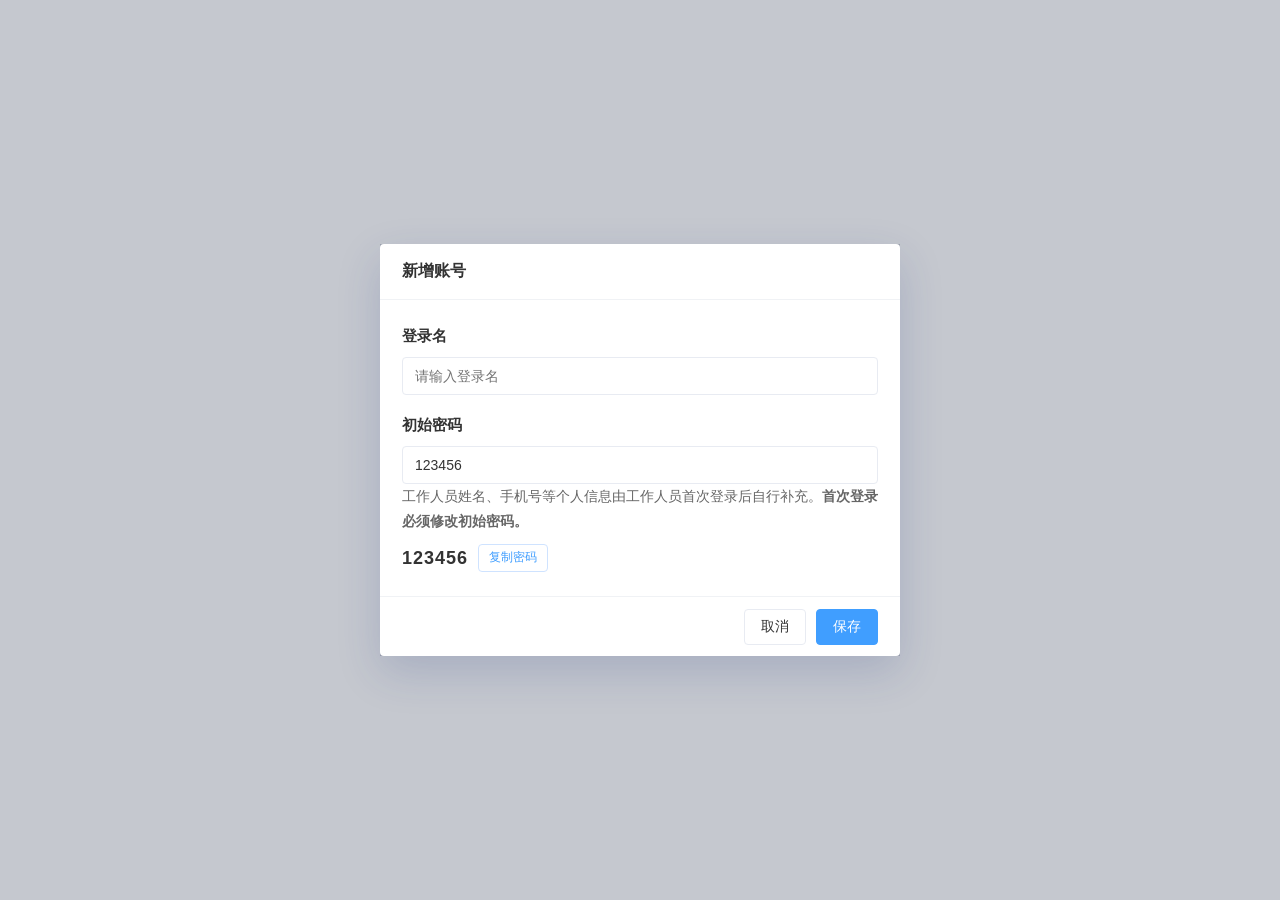
<file: modals/account-create.html>
<!doctype html>
<html lang="zh-CN">
<head>
  <meta charset="UTF-8" />
  <meta name="viewport" content="width=device-width, initial-scale=1.0" />
  <title>新增账号 - 安商房车库月租PC管理后台</title>
  <link rel="stylesheet" href="../css/common.css">
  <link rel="stylesheet" href="../css/pages/system.css">
  <style>
    body { background: rgba(20, 30, 55, .22); display: grid; place-items: center; min-height: 100vh; overflow: auto; }
    .modal-mask { display: block; position: static; }
    .modal { position: static; transform: none; }
  </style>
</head>
<body>
  <div class="modal-mask">
    <div class="modal account-create-modal">
      <div class="modal-head">
        <span>新增账号</span>
      </div>
      <div class="modal-body">
        <div class="modal-form-grid">
          <div class="modal-form-field">
            <label for="accountLoginName">登录名</label>
            <input id="accountLoginName" class="form-control" placeholder="请输入登录名">
          </div>
          <div class="modal-form-field">
            <label for="accountInitialPassword">初始密码</label>
            <input id="accountInitialPassword" class="form-control" value="123456" readonly>
          </div>
        </div>
        <div class="account-password-note">
          工作人员姓名、手机号等个人信息由工作人员首次登录后自行补充。<strong>首次登录必须修改初始密码。</strong>
        </div>
        <div class="initial-password">
          <strong>123456</strong>
          <button class="copy-password" type="button">复制密码</button>
        </div>
        <div id="accountFormError" class="approval-error"></div>
      </div>
      <div class="modal-foot">
        <button class="btn">取消</button>
        <button class="btn btn-primary">保存</button>
      </div>
    </div>
  </div>
</body>
</html>
</file>
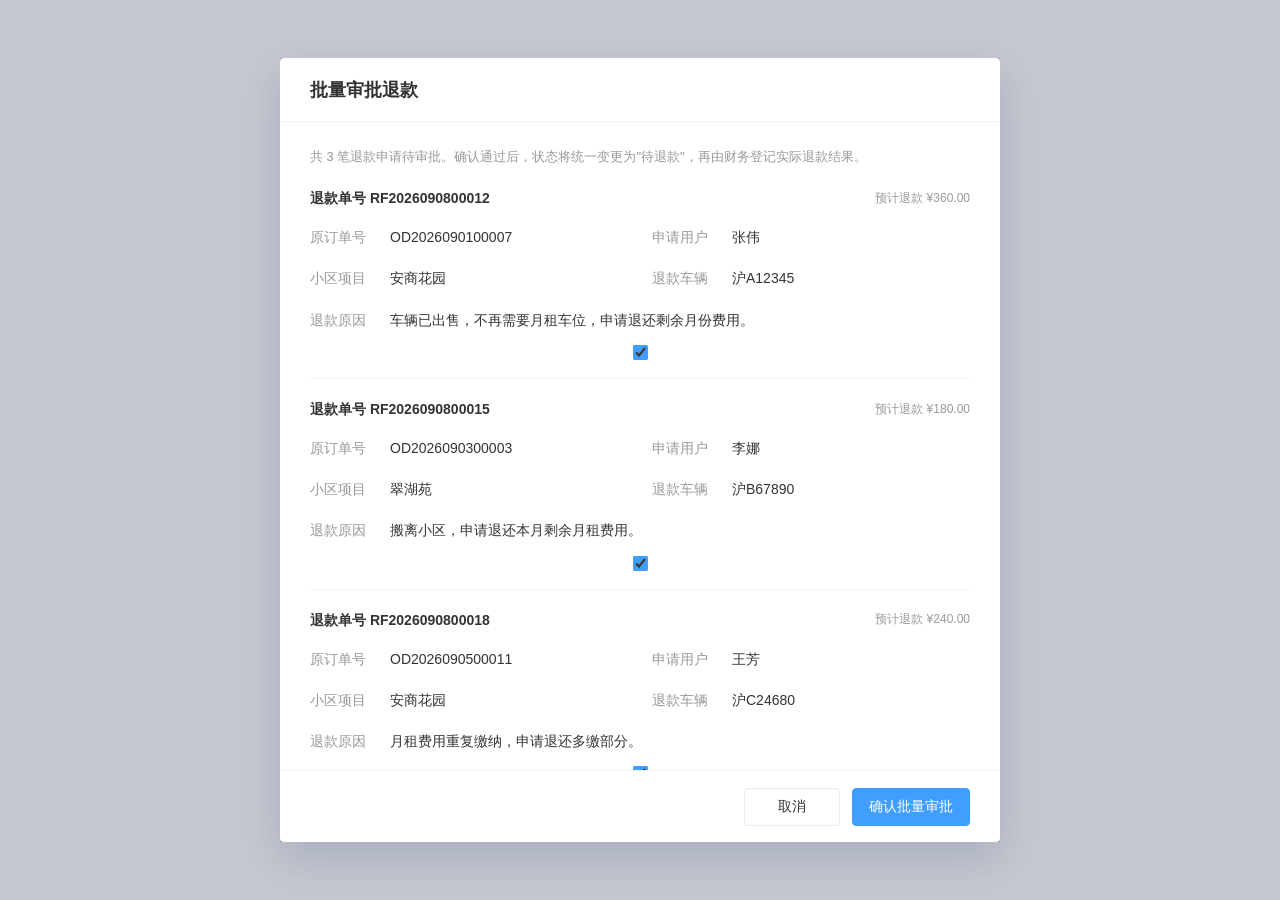
<file: modals/batch-refund.html>
<!doctype html>
<html lang="zh-CN">
<head>
  <meta charset="UTF-8" />
  <meta name="viewport" content="width=device-width, initial-scale=1.0" />
  <title>批量审批退款 - 安商房车库月租PC管理后台</title>
  <link rel="stylesheet" href="../css/common.css">
  <link rel="stylesheet" href="../css/pages/refunds.css">
  <style>
    body { background: rgba(20, 30, 55, .22); display: grid; place-items: center; min-height: 100vh; overflow: auto; }
    .modal-mask { display: block; position: static; }
    .modal { position: static; transform: none; }
    .create-help { color: var(--as-text-muted); font-size: 13px; line-height: 1.7; }
  </style>
</head>
<body>
  <div class="modal-mask">
    <div class="modal refund-approval-modal">
      <div class="modal-head">
        <span>批量审批退款</span>
      </div>
      <div class="modal-body">
        <div class="create-help" style="margin: -4px 0 18px;">共 3 笔退款申请待审批。确认通过后，状态将统一变更为"待退款"，再由财务登记实际退款结果。</div>
        <div class="refund-batch-list">
          <!-- 退款记录 1 -->
          <div class="refund-batch-item">
            <div class="refund-batch-item-head">
              <span>退款单号 RF2026090800012</span>
              <span class="refund-batch-item-meta">预计退款 ¥360.00</span>
            </div>
            <div class="approval-summary-grid">
              <div class="approval-summary-item">
                <span class="approval-summary-label">原订单号</span>
                <span class="approval-summary-value">OD2026090100007</span>
              </div>
              <div class="approval-summary-item">
                <span class="approval-summary-label">申请用户</span>
                <span class="approval-summary-value">张伟</span>
              </div>
              <div class="approval-summary-item">
                <span class="approval-summary-label">小区项目</span>
                <span class="approval-summary-value">安商花园</span>
              </div>
              <div class="approval-summary-item">
                <span class="approval-summary-label">退款车辆</span>
                <span class="approval-summary-value">沪A12345</span>
              </div>
              <div class="approval-summary-item" style="grid-column: 1 / -1;">
                <span class="approval-summary-label">退款原因</span>
                <span class="approval-summary-value">车辆已出售，不再需要月租车位，申请退还剩余月份费用。</span>
              </div>
            </div>
            <div style="text-align: center; margin-top: 12px;">
              <input type="checkbox" class="refund-checkbox" checked>
            </div>
          </div>

          <!-- 退款记录 2 -->
          <div class="refund-batch-item">
            <div class="refund-batch-item-head">
              <span>退款单号 RF2026090800015</span>
              <span class="refund-batch-item-meta">预计退款 ¥180.00</span>
            </div>
            <div class="approval-summary-grid">
              <div class="approval-summary-item">
                <span class="approval-summary-label">原订单号</span>
                <span class="approval-summary-value">OD2026090300003</span>
              </div>
              <div class="approval-summary-item">
                <span class="approval-summary-label">申请用户</span>
                <span class="approval-summary-value">李娜</span>
              </div>
              <div class="approval-summary-item">
                <span class="approval-summary-label">小区项目</span>
                <span class="approval-summary-value">翠湖苑</span>
              </div>
              <div class="approval-summary-item">
                <span class="approval-summary-label">退款车辆</span>
                <span class="approval-summary-value">沪B67890</span>
              </div>
              <div class="approval-summary-item" style="grid-column: 1 / -1;">
                <span class="approval-summary-label">退款原因</span>
                <span class="approval-summary-value">搬离小区，申请退还本月剩余月租费用。</span>
              </div>
            </div>
            <div style="text-align: center; margin-top: 12px;">
              <input type="checkbox" class="refund-checkbox" checked>
            </div>
          </div>

          <!-- 退款记录 3 -->
          <div class="refund-batch-item">
            <div class="refund-batch-item-head">
              <span>退款单号 RF2026090800018</span>
              <span class="refund-batch-item-meta">预计退款 ¥240.00</span>
            </div>
            <div class="approval-summary-grid">
              <div class="approval-summary-item">
                <span class="approval-summary-label">原订单号</span>
                <span class="approval-summary-value">OD2026090500011</span>
              </div>
              <div class="approval-summary-item">
                <span class="approval-summary-label">申请用户</span>
                <span class="approval-summary-value">王芳</span>
              </div>
              <div class="approval-summary-item">
                <span class="approval-summary-label">小区项目</span>
                <span class="approval-summary-value">安商花园</span>
              </div>
              <div class="approval-summary-item">
                <span class="approval-summary-label">退款车辆</span>
                <span class="approval-summary-value">沪C24680</span>
              </div>
              <div class="approval-summary-item" style="grid-column: 1 / -1;">
                <span class="approval-summary-label">退款原因</span>
                <span class="approval-summary-value">月租费用重复缴纳，申请退还多缴部分。</span>
              </div>
            </div>
            <div style="text-align: center; margin-top: 12px;">
              <input type="checkbox" class="refund-checkbox" checked>
            </div>
          </div>
        </div>
      </div>
      <div class="modal-foot">
        <button class="btn">取消</button>
        <button class="btn btn-primary">确认批量审批</button>
      </div>
    </div>
  </div>
</body>
</html>
</file>
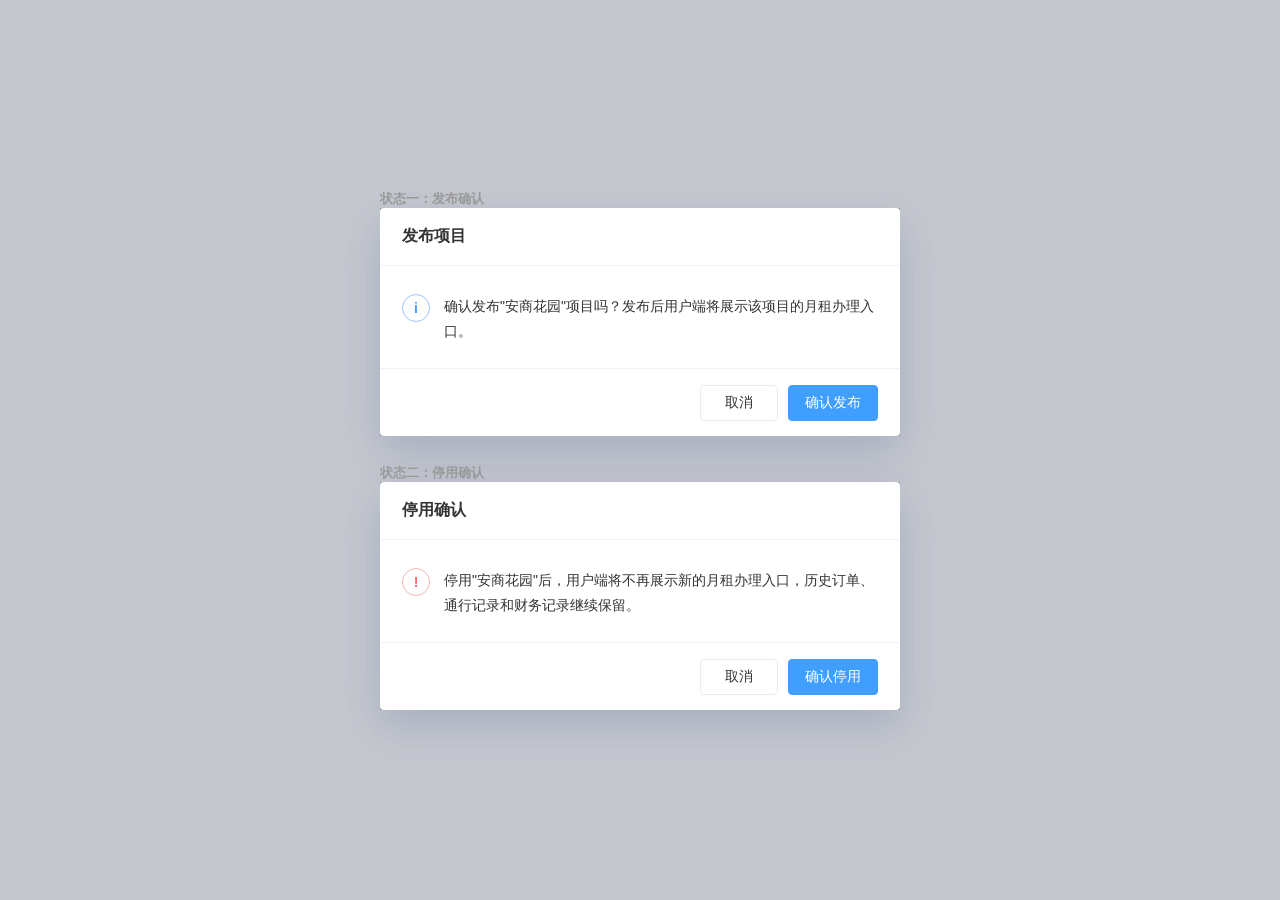
<file: modals/project-status.html>
<!doctype html>
<html lang="zh-CN">
<head>
  <meta charset="UTF-8" />
  <meta name="viewport" content="width=device-width, initial-scale=1.0" />
  <title>项目发布/停用确认 - 安商房车库月租PC管理后台</title>
  <link rel="stylesheet" href="../css/common.css">
  <link rel="stylesheet" href="../css/pages/modals.css">
  <style>
    body { background: rgba(20, 30, 55, .22); display: grid; place-items: center; min-height: 100vh; overflow: auto; }
    .modal-mask { display: block; position: static; }
    .modal { position: static; transform: none; }
    .modal-group { display: grid; gap: 28px; }
    .modal-group-label { font-size: 13px; color: var(--as-text-muted); font-weight: 700; }
  </style>
</head>
<body>
  <div class="modal-group">
    <!-- 发布确认弹窗 -->
    <div>
      <div class="modal-group-label">状态一：发布确认</div>
      <div class="modal-mask">
        <div class="modal project-status-modal">
          <div class="modal-head">
            <span>发布项目</span>
          </div>
          <div class="modal-body">
            <div class="project-status-icon" aria-hidden="true">i</div>
            <div>确认发布"安商花园"项目吗？发布后用户端将展示该项目的月租办理入口。</div>
          </div>
          <div class="modal-foot">
            <button class="btn">取消</button>
            <button class="btn btn-primary">确认发布</button>
          </div>
        </div>
      </div>
    </div>

    <!-- 停用确认弹窗 -->
    <div>
      <div class="modal-group-label">状态二：停用确认</div>
      <div class="modal-mask">
        <div class="modal project-status-modal project-stop-modal">
          <div class="modal-head">
            <span>停用确认</span>
          </div>
          <div class="modal-body">
            <div class="project-status-icon" aria-hidden="true">!</div>
            <div>停用"安商花园"后，用户端将不再展示新的月租办理入口，历史订单、通行记录和财务记录继续保留。</div>
          </div>
          <div class="modal-foot">
            <button class="btn">取消</button>
            <button class="btn btn-primary">确认停用</button>
          </div>
        </div>
      </div>
    </div>
  </div>
</body>
</html>
</file>
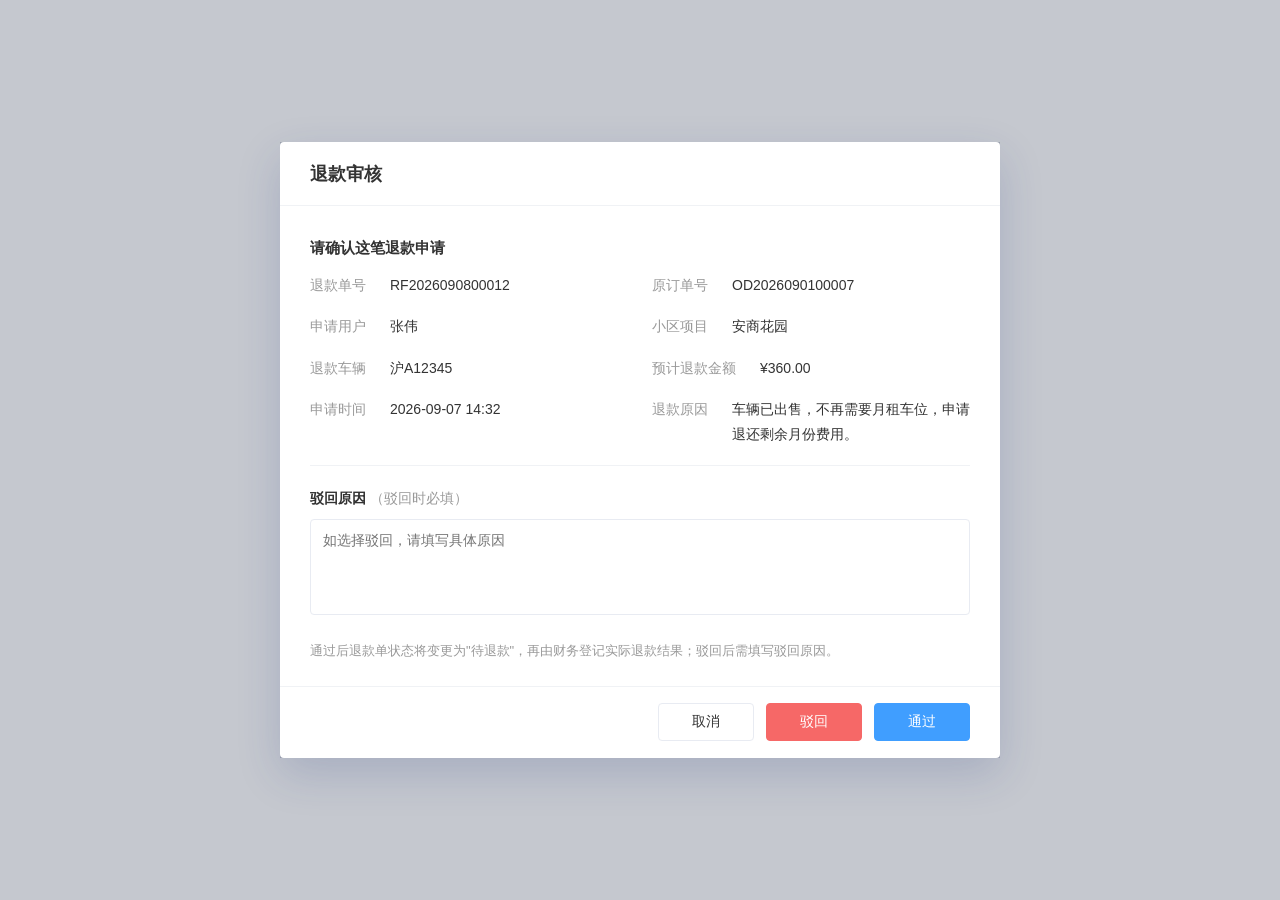
<file: modals/refund-approval.html>
<!doctype html>
<html lang="zh-CN">
<head>
  <meta charset="UTF-8" />
  <meta name="viewport" content="width=device-width, initial-scale=1.0" />
  <title>退款审核 - 安商房车库月租PC管理后台</title>
  <link rel="stylesheet" href="../css/common.css">
  <link rel="stylesheet" href="../css/pages/refunds.css">
  <style>
    body { background: rgba(20, 30, 55, .22); display: grid; place-items: center; min-height: 100vh; overflow: auto; }
    .modal-mask { display: block; position: static; }
    .modal { position: static; transform: none; }
    textarea.form-control { height: 96px; resize: none; padding-top: 10px; line-height: 1.5; }
    .create-help { color: var(--as-text-muted); font-size: 13px; line-height: 1.7; margin-top: 16px; }
  </style>
</head>
<body>
  <div class="modal-mask">
    <div class="modal refund-approval-modal">
      <div class="modal-head">
        <span>退款审核</span>
      </div>
      <div class="modal-body">
        <div class="approval-summary">
          <div class="approval-summary-title">请确认这笔退款申请</div>
          <div class="approval-summary-grid">
            <div class="approval-summary-item">
              <span class="approval-summary-label">退款单号</span>
              <span class="approval-summary-value">RF2026090800012</span>
            </div>
            <div class="approval-summary-item">
              <span class="approval-summary-label">原订单号</span>
              <span class="approval-summary-value">OD2026090100007</span>
            </div>
            <div class="approval-summary-item">
              <span class="approval-summary-label">申请用户</span>
              <span class="approval-summary-value">张伟</span>
            </div>
            <div class="approval-summary-item">
              <span class="approval-summary-label">小区项目</span>
              <span class="approval-summary-value">安商花园</span>
            </div>
            <div class="approval-summary-item">
              <span class="approval-summary-label">退款车辆</span>
              <span class="approval-summary-value">沪A12345</span>
            </div>
            <div class="approval-summary-item">
              <span class="approval-summary-label">预计退款金额</span>
              <span class="approval-summary-value">¥360.00</span>
            </div>
            <div class="approval-summary-item">
              <span class="approval-summary-label">申请时间</span>
              <span class="approval-summary-value">2026-09-07 14:32</span>
            </div>
            <div class="approval-summary-item">
              <span class="approval-summary-label">退款原因</span>
              <span class="approval-summary-value">车辆已出售，不再需要月租车位，申请退还剩余月份费用。</span>
            </div>
          </div>
        </div>
        <label class="approval-reject-label" for="refundRejectReason">驳回原因</label>
        <textarea id="refundRejectReason" class="form-control approval-reject-control" placeholder="如选择驳回，请填写具体原因"></textarea>
        <div class="approval-error"></div>
        <div class="create-help">通过后退款单状态将变更为"待退款"，再由财务登记实际退款结果；驳回后需填写驳回原因。</div>
      </div>
      <div class="modal-foot">
        <button class="btn">取消</button>
        <button class="btn btn-danger">驳回</button>
        <button class="btn btn-primary">通过</button>
      </div>
    </div>
  </div>
</body>
</html>
</file>
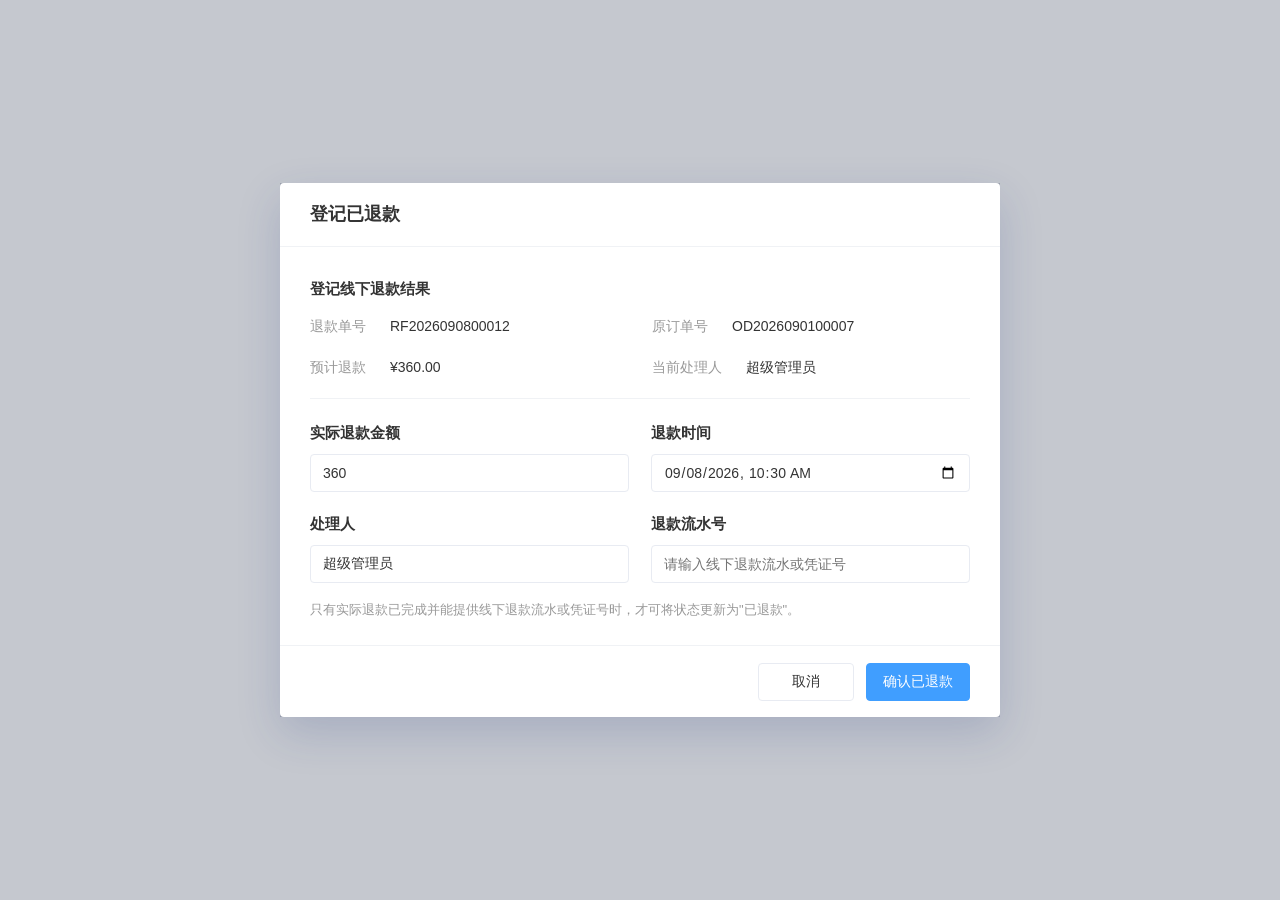
<file: modals/refund-register.html>
<!doctype html>
<html lang="zh-CN">
<head>
  <meta charset="UTF-8" />
  <meta name="viewport" content="width=device-width, initial-scale=1.0" />
  <title>登记退款 - 安商房车库月租PC管理后台</title>
  <link rel="stylesheet" href="../css/common.css">
  <link rel="stylesheet" href="../css/pages/refunds.css">
  <style>
    body { background: rgba(20, 30, 55, .22); display: grid; place-items: center; min-height: 100vh; overflow: auto; }
    .modal-mask { display: block; position: static; }
    .modal { position: static; transform: none; }
    .create-help { color: var(--as-text-muted); font-size: 13px; line-height: 1.7; margin-top: 16px; }
  </style>
</head>
<body>
  <div class="modal-mask">
    <div class="modal refund-approval-modal">
      <div class="modal-head">
        <span>登记已退款</span>
      </div>
      <div class="modal-body">
        <div class="approval-summary">
          <div class="approval-summary-title">登记线下退款结果</div>
          <div class="approval-summary-grid">
            <div class="approval-summary-item">
              <span class="approval-summary-label">退款单号</span>
              <span class="approval-summary-value">RF2026090800012</span>
            </div>
            <div class="approval-summary-item">
              <span class="approval-summary-label">原订单号</span>
              <span class="approval-summary-value">OD2026090100007</span>
            </div>
            <div class="approval-summary-item">
              <span class="approval-summary-label">预计退款</span>
              <span class="approval-summary-value">¥360.00</span>
            </div>
            <div class="approval-summary-item">
              <span class="approval-summary-label">当前处理人</span>
              <span class="approval-summary-value">超级管理员</span>
            </div>
          </div>
        </div>
        <div class="modal-form-grid">
          <div class="modal-form-field">
            <label for="refundActualAmount">实际退款金额</label>
            <input id="refundActualAmount" class="form-control" type="number" min="0.01" step="0.01" value="360" placeholder="请输入实际退款金额">
            <div class="modal-field-error"></div>
          </div>
          <div class="modal-form-field">
            <label for="refundCompletedAt">退款时间</label>
            <input id="refundCompletedAt" class="form-control" type="datetime-local" value="2026-09-08T10:30">
            <div class="modal-field-error"></div>
          </div>
          <div class="modal-form-field">
            <label for="refundProcessedBy">处理人</label>
            <input id="refundProcessedBy" class="form-control" value="超级管理员" readonly>
          </div>
          <div class="modal-form-field">
            <label for="refundFlowNo">退款流水号</label>
            <input id="refundFlowNo" class="form-control" placeholder="请输入线下退款流水或凭证号">
            <div class="modal-field-error"></div>
          </div>
        </div>
        <div class="create-help">只有实际退款已完成并能提供线下退款流水或凭证号时，才可将状态更新为"已退款"。</div>
      </div>
      <div class="modal-foot">
        <button class="btn">取消</button>
        <button class="btn btn-primary">确认已退款</button>
      </div>
    </div>
  </div>
</body>
</html>
</file>
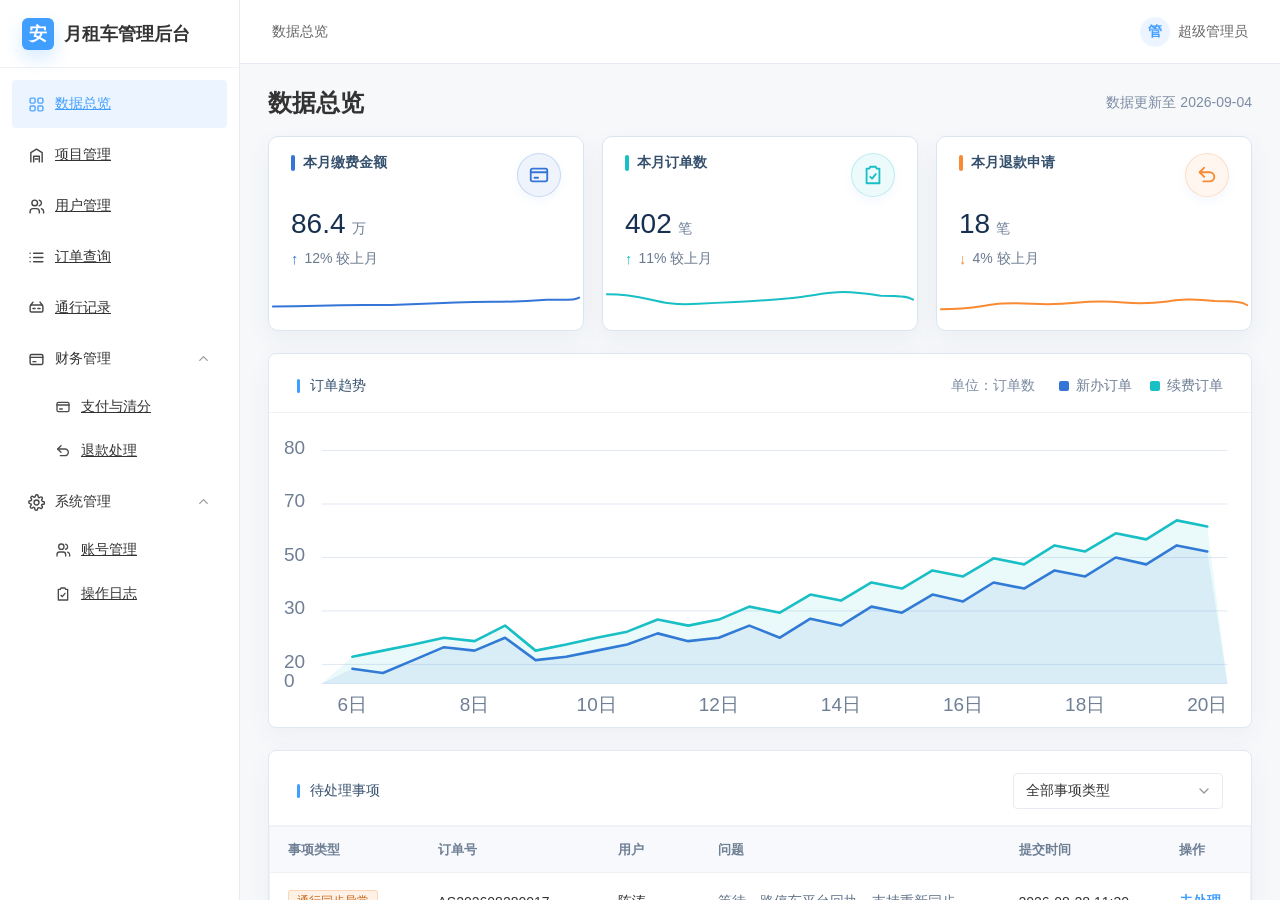
<file: pages/dashboard.html>
<!doctype html>
<html lang="zh-CN">
<head>
  <meta charset="UTF-8" />
  <meta name="viewport" content="width=device-width, initial-scale=1.0" />
  <title>数据总览 - 安商房车库月租PC管理后台</title>
  <link rel="stylesheet" href="../css/common.css">
  <link rel="stylesheet" href="../css/pages/dashboard.css">
</head>
<body>
  <section class="app">
    <aside class="sidebar">
      <div class="sidebar-logo"><div class="logo-mark">安</div><span>月租车管理后台</span></div>
      <nav class="menu">
        <a class="menu-item active" href="dashboard.html"><span class="menu-icon"><svg viewBox="0 0 24 24"><rect x="3" y="3" width="7" height="7" rx="1.5"/><rect x="14" y="3" width="7" height="7" rx="1.5"/><rect x="3" y="14" width="7" height="7" rx="1.5"/><rect x="14" y="14" width="7" height="7" rx="1.5"/></svg></span><span>数据总览</span></a>
        <a class="menu-item" href="project-list.html"><span class="menu-icon"><svg viewBox="0 0 24 24"><path d="M4 21V8l8-5 8 5v13"/><path d="M8 21v-8h8v8"/><path d="M10 17h4"/></svg></span><span>项目管理</span></a>
        <a class="menu-item" href="user-list.html"><span class="menu-icon"><svg viewBox="0 0 24 24"><path d="M16 21v-2a4 4 0 0 0-4-4H7a4 4 0 0 0-4 4v2"/><circle cx="9.5" cy="7" r="4"/><path d="M22 21v-2a4 4 0 0 0-3-3.87"/><path d="M16 3.13a4 4 0 0 1 0 7.75"/></svg></span><span>用户管理</span></a>
        <a class="menu-item" href="order-list.html"><span class="menu-icon"><svg viewBox="0 0 24 24"><path d="M8 6h13"/><path d="M8 12h13"/><path d="M8 18h13"/><path d="M3 6h.01"/><path d="M3 12h.01"/><path d="M3 18h.01"/></svg></span><span>订单查询</span></a>
        <a class="menu-item" href="passage-list.html"><span class="menu-icon"><svg viewBox="0 0 24 24"><rect x="3" y="7" width="18" height="10" rx="2"/><path d="M7 12h3"/><path d="M14 12h3"/><path d="M7 3l-3 4"/><path d="M17 3l3 4"/></svg></span><span>通行记录</span></a>
        <button class="menu-item menu-parent expanded"><span class="menu-parent-main"><span class="menu-icon"><svg viewBox="0 0 24 24"><rect x="3" y="5" width="18" height="14" rx="2"/><path d="M3 9h18"/><path d="M7 15h4"/></svg></span><span>财务管理</span></span><span class="menu-parent-arrow"><svg viewBox="0 0 24 24" aria-hidden="true"><path d="m6 9 6 6 6-6"/></svg></span></button>
        <div class="menu-submenu">
          <a class="menu-subitem" href="#"><span class="menu-subitem-icon"><svg viewBox="0 0 24 24"><rect x="3" y="5" width="18" height="14" rx="2"/><path d="M3 9h18"/><path d="M7 15h4"/></svg></span><span>支付与清分</span></a>
          <a class="menu-subitem" href="#"><span class="menu-subitem-icon"><svg viewBox="0 0 24 24"><path d="M9 14 4 9l5-5"/><path d="M4 9h11a5 5 0 1 1 0 10H8"/></svg></span><span>退款处理</span></a>
        </div>
        <button class="menu-item menu-parent expanded"><span class="menu-parent-main"><span class="menu-icon"><svg viewBox="0 0 24 24"><path d="M12 15.5a3.5 3.5 0 1 0 0-7 3.5 3.5 0 0 0 0 7Z"/><path d="M19.4 15a1.7 1.7 0 0 0 .34 1.88l.06.06a2 2 0 1 1-2.83 2.83l-.06-.06A1.7 1.7 0 0 0 15 19.4a1.7 1.7 0 0 0-1 .6 1.7 1.7 0 0 0-.4 1.1V21a2 2 0 0 1-4 0v-.1A1.7 1.7 0 0 0 8.6 19a1.7 1.7 0 0 0-1.88.34l-.06.06A2 2 0 1 1 3.83 16.57l.06-.06A1.7 1.7 0 0 0 4.6 15a1.7 1.7 0 0 0-.6-1 1.7 1.7 0 0 0-1.1-.4H3a2 2 0 0 1 0-4h.1A1.7 1.7 0 0 0 5 8.6a1.7 1.7 0 0 0-.34-1.88l-.06-.06A2 2 0 1 1 7.43 3.83l.06.06A1.7 1.7 0 0 0 9 4.6a1.7 1.7 0 0 0 1-.6 1.7 1.7 0 0 0 .4-1.1V3a2 2 0 0 1 4 0v.1A1.7 1.7 0 0 0 15 5a1.7 1.7 0 0 0 1.88-.34l.06-.06a2 2 0 1 1 2.83 2.83l-.06.06A1.7 1.7 0 0 0 19.4 9c.08.35.28.7.6 1 .32.32.68.52 1.1.6h.1a2 2 0 0 1 0 4h-.1a1.7 1.7 0 0 0-1.7.4Z"/></svg></span><span>系统管理</span></span><span class="menu-parent-arrow"><svg viewBox="0 0 24 24" aria-hidden="true"><path d="m6 9 6 6 6-6"/></svg></span></button>
        <div class="menu-submenu">
          <a class="menu-subitem" href="#"><span class="menu-subitem-icon"><svg viewBox="0 0 24 24"><path d="M16 21v-2a4 4 0 0 0-4-4H7a4 4 0 0 0-4 4v2"/><circle cx="9.5" cy="7" r="4"/><path d="M22 21v-2a4 4 0 0 0-3-3.87"/><path d="M16 3.13a4 4 0 0 1 0 7.75"/></svg></span><span>账号管理</span></a>
          <a class="menu-subitem" href="#"><span class="menu-subitem-icon"><svg viewBox="0 0 24 24"><path d="M9 3h6l1 2h3v16H5V5h3z"/><path d="M9 14l2 2 4-5"/></svg></span><span>操作日志</span></a>
        </div>
      </nav>
    </aside>
    <main class="main">
      <header class="topbar">
        <div class="breadcrumb">数据总览</div>
        <div class="topbar-actions"><div class="account"><span class="avatar">管</span><span>超级管理员</span></div></div>
      </header>
      <section class="page">
        <div class="dashboard-page">
          <div class="dashboard-page-head">
            <h1 class="dashboard-page-title">数据总览</h1>
            <span class="dashboard-page-date">数据更新至 2026-09-04</span>
          </div>
          <section class="dashboard-section dashboard-overview-panel">
            <div class="dashboard-metric-grid">
              <div class="dashboard-metric" style="--dashboard-accent:#3475d7;--dashboard-icon-bg:rgba(52,117,215,.08);--dashboard-icon-border:rgba(52,117,215,.22)">
                <div class="dashboard-metric-head">
                  <div class="dashboard-metric-label">本月缴费金额</div>
                  <div class="dashboard-metric-icon"><svg viewBox="0 0 24 24"><rect x="3" y="5" width="18" height="14" rx="2"/><path d="M3 9h18"/><path d="M7 15h4"/></svg></div>
                </div>
                <div class="dashboard-metric-main">
                  <div class="dashboard-metric-value">86.4<span class="dashboard-metric-unit">万</span></div>
                  <div class="dashboard-metric-change"><span class="dashboard-metric-change-arrow">↑</span><span>12% 较上月</span></div>
                </div>
                <div class="dashboard-metric-sparkline"><svg viewBox="0 0 320 68" preserveAspectRatio="none" role="img" aria-label="本月缴费金额趋势"><path d="M 4 48 C 50 48, 50 46, 97 46 C 143 46, 143 44, 190 42 C 236 40, 236 43, 283 38 C 313 38, 313 38, 316 35" fill="none" stroke="#3475d7" stroke-width="2" stroke-linecap="round" stroke-linejoin="round" vector-effect="non-scaling-stroke"/></svg></div>
              </div>
              <div class="dashboard-metric" style="--dashboard-accent:#18bfc4;--dashboard-icon-bg:rgba(24,191,196,.08);--dashboard-icon-border:rgba(24,191,196,.22)">
                <div class="dashboard-metric-head">
                  <div class="dashboard-metric-label">本月订单数</div>
                  <div class="dashboard-metric-icon"><svg viewBox="0 0 24 24"><path d="M9 3h6l1 2h3v16H5V5h3z"/><path d="M9 14l2 2 4-5"/></svg></div>
                </div>
                <div class="dashboard-metric-main">
                  <div class="dashboard-metric-value">402<span class="dashboard-metric-unit">笔</span></div>
                  <div class="dashboard-metric-change"><span class="dashboard-metric-change-arrow">↑</span><span>11% 较上月</span></div>
                </div>
                <div class="dashboard-metric-sparkline"><svg viewBox="0 0 320 68" preserveAspectRatio="none" role="img" aria-label="本月订单数趋势"><path d="M 4 30 C 50 30, 50 48, 97 44 C 143 40, 143 42, 190 36 C 236 28, 236 22, 283 32 C 313 32, 313 36, 316 38" fill="none" stroke="#18bfc4" stroke-width="2" stroke-linecap="round" stroke-linejoin="round" vector-effect="non-scaling-stroke"/></svg></div>
              </div>
              <div class="dashboard-metric" style="--dashboard-accent:#f88a33;--dashboard-icon-bg:rgba(248,138,51,.08);--dashboard-icon-border:rgba(248,138,51,.22)">
                <div class="dashboard-metric-head">
                  <div class="dashboard-metric-label">本月退款申请</div>
                  <div class="dashboard-metric-icon"><svg viewBox="0 0 24 24"><path d="M9 14 4 9l5-5"/><path d="M4 9h11a5 5 0 1 1 0 10H8"/></svg></div>
                </div>
                <div class="dashboard-metric-main">
                  <div class="dashboard-metric-value">18<span class="dashboard-metric-unit">笔</span></div>
                  <div class="dashboard-metric-change"><span class="dashboard-metric-change-arrow">↓</span><span>4% 较上月</span></div>
                </div>
                <div class="dashboard-metric-sparkline"><svg viewBox="0 0 320 68" preserveAspectRatio="none" role="img" aria-label="本月退款申请趋势"><path d="M 4 52 C 50 52, 50 40, 97 44 C 143 48, 143 36, 190 42 C 236 48, 236 32, 283 40 C 313 40, 313 44, 316 46" fill="none" stroke="#f88a33" stroke-width="2" stroke-linecap="round" stroke-linejoin="round" vector-effect="non-scaling-stroke"/></svg></div>
              </div>
            </div>
          </section>
          <section class="dashboard-section dashboard-trend-panel">
            <div class="dashboard-trend-head">
              <h2 class="dashboard-trend-title">订单趋势</h2>
              <div class="dashboard-trend-meta">
                <span>单位：订单数</span>
                <div class="dashboard-trend-legend">
                  <span class="dashboard-trend-legend-item"><i class="dashboard-trend-legend-dot" style="background:#3475d7"></i>新办订单</span>
                  <span class="dashboard-trend-legend-item"><i class="dashboard-trend-legend-dot" style="background:#18bfc4"></i>续费订单</span>
                </div>
              </div>
            </div>
            <div class="dashboard-trend-chart">
              <svg class="dashboard-trend-svg" viewBox="0 0 1120 330" role="img" aria-label="2026-08-06 至 2026-09-04 新办订单和续费订单趋势">
                <g>
                  <line class="dashboard-chart-grid" x1="52" y1="18" x2="1102" y2="18"/><text class="dashboard-chart-axis" x="8" y="22">80</text>
                  <line class="dashboard-chart-grid" x1="52" y1="80" x2="1102" y2="80"/><text class="dashboard-chart-axis" x="8" y="84">70</text>
                  <line class="dashboard-chart-grid" x1="52" y1="142" x2="1102" y2="142"/><text class="dashboard-chart-axis" x="8" y="146">50</text>
                  <line class="dashboard-chart-grid" x1="52" y1="204" x2="1102" y2="204"/><text class="dashboard-chart-axis" x="8" y="208">30</text>
                  <line class="dashboard-chart-grid" x1="52" y1="266" x2="1102" y2="266"/><text class="dashboard-chart-axis" x="8" y="270">20</text>
                  <line class="dashboard-chart-grid" x1="52" y1="288" x2="1102" y2="288"/><text class="dashboard-chart-axis" x="8" y="292">0</text>
                </g>
                <polygon class="dashboard-chart-area" style="fill:#3475d7" points="52,288 87.4,271 122.8,276 158.2,261 193.6,246 229,250 264.4,235 299.8,261 335.2,257 370.6,250 406,243 441.4,230 476.8,239 512.2,235 547.6,221 583,235 618.4,213 653.8,221 689.2,199 724.6,206 760,185 795.4,193 830.8,171 866.2,178 901.6,157 937,164 972.4,142 1007.8,150 1043.2,128 1078.6,135 1102,288"/>
                <polyline class="dashboard-chart-line" style="stroke:#3475d7" points="87.4,271 122.8,276 158.2,261 193.6,246 229,250 264.4,235 299.8,261 335.2,257 370.6,250 406,243 441.4,230 476.8,239 512.2,235 547.6,221 583,235 618.4,213 653.8,221 689.2,199 724.6,206 760,185 795.4,193 830.8,171 866.2,178 901.6,157 937,164 972.4,142 1007.8,150 1043.2,128 1078.6,135"/>
                <polygon class="dashboard-chart-area" style="fill:#18bfc4" points="52,288 87.4,257 122.8,250 158.2,243 193.6,235 229,239 264.4,221 299.8,250 335.2,243 370.6,235 406,228 441.4,214 476.8,221 512.2,214 547.6,199 583,206 618.4,185 653.8,192 689.2,171 724.6,178 760,157 795.4,164 830.8,143 866.2,150 901.6,128 937,135 972.4,114 1007.8,121 1043.2,99 1078.6,106 1102,288"/>
                <polyline class="dashboard-chart-line" style="stroke:#18bfc4" points="87.4,257 122.8,250 158.2,243 193.6,235 229,239 264.4,221 299.8,250 335.2,243 370.6,235 406,228 441.4,214 476.8,221 512.2,214 547.6,199 583,206 618.4,185 653.8,192 689.2,171 724.6,178 760,157 795.4,164 830.8,143 866.2,150 901.6,128 937,135 972.4,114 1007.8,121 1043.2,99 1078.6,106"/>
                <g>
                  <text class="dashboard-chart-axis" text-anchor="middle" x="87.4" y="320">6日</text>
                  <text class="dashboard-chart-axis" text-anchor="middle" x="229" y="320">8日</text>
                  <text class="dashboard-chart-axis" text-anchor="middle" x="370.6" y="320">10日</text>
                  <text class="dashboard-chart-axis" text-anchor="middle" x="512.2" y="320">12日</text>
                  <text class="dashboard-chart-axis" text-anchor="middle" x="653.8" y="320">14日</text>
                  <text class="dashboard-chart-axis" text-anchor="middle" x="795.4" y="320">16日</text>
                  <text class="dashboard-chart-axis" text-anchor="middle" x="937" y="320">18日</text>
                  <text class="dashboard-chart-axis" text-anchor="middle" x="1078.6" y="320">20日</text>
                </g>
              </svg>
            </div>
          </section>
          <section class="dashboard-section dashboard-pending-panel">
            <div class="dashboard-pending-head">
              <h2 class="dashboard-trend-title">待处理事项</h2>
              <div class="dashboard-pending-head-actions">
                <div class="filter-dropdown">
                  <button class="select-trigger" type="button"><span>全部事项类型</span><svg viewBox="0 0 24 24" aria-hidden="true"><path d="m6 9 6 6 6-6"/></svg></button>
                  <div class="select-menu" role="listbox">
                    <button type="button" class="select-option active">全部事项类型</button>
                    <button type="button" class="select-option">通行同步异常</button>
                    <button type="button" class="select-option">退款待审批</button>
                    <button type="button" class="select-option">退款待线下处理</button>
                  </div>
                </div>
              </div>
            </div>
            <div class="dashboard-pending-table-wrap">
              <table class="dashboard-pending-table">
                <thead>
                  <tr>
                    <th style="width:150px">事项类型</th>
                    <th style="width:180px">订单号</th>
                    <th style="width:100px">用户</th>
                    <th>问题</th>
                    <th style="width:160px">提交时间</th>
                    <th style="width:90px">操作</th>
                  </tr>
                </thead>
                <tbody>
                  <tr>
                    <td><span class="tag tag-warning">通行同步异常</span></td>
                    <td>AS202608280017</td>
                    <td>陈涛</td>
                    <td class="pending-issue">等待一路停车平台回执，支持重新同步</td>
                    <td>2026-08-28 11:30</td>
                    <td><button class="btn-text pending-action">去处理</button></td>
                  </tr>
                  <tr>
                    <td><span class="tag tag-warning">退款待审批</span></td>
                    <td>AS20260812009</td>
                    <td>周伟</td>
                    <td class="pending-issue">车辆出售，提前结束月租，预计退款 ¥860.00</td>
                    <td>2026-08-28 10:16</td>
                    <td><button class="btn-text pending-action">去审核</button></td>
                  </tr>
                  <tr>
                    <td><span class="tag tag-warning">退款待线下处理</span></td>
                    <td>AS202608280017</td>
                    <td>陈涛</td>
                    <td class="pending-issue">退款审批已通过，等待登记线下退款结果</td>
                    <td>2026-08-29 09:18</td>
                    <td><button class="btn-text pending-action">去登记</button></td>
                  </tr>
                </tbody>
              </table>
            </div>
          </section>
        </div>
      </section>
    </main>
  </section>
</body>
</html>
</file>
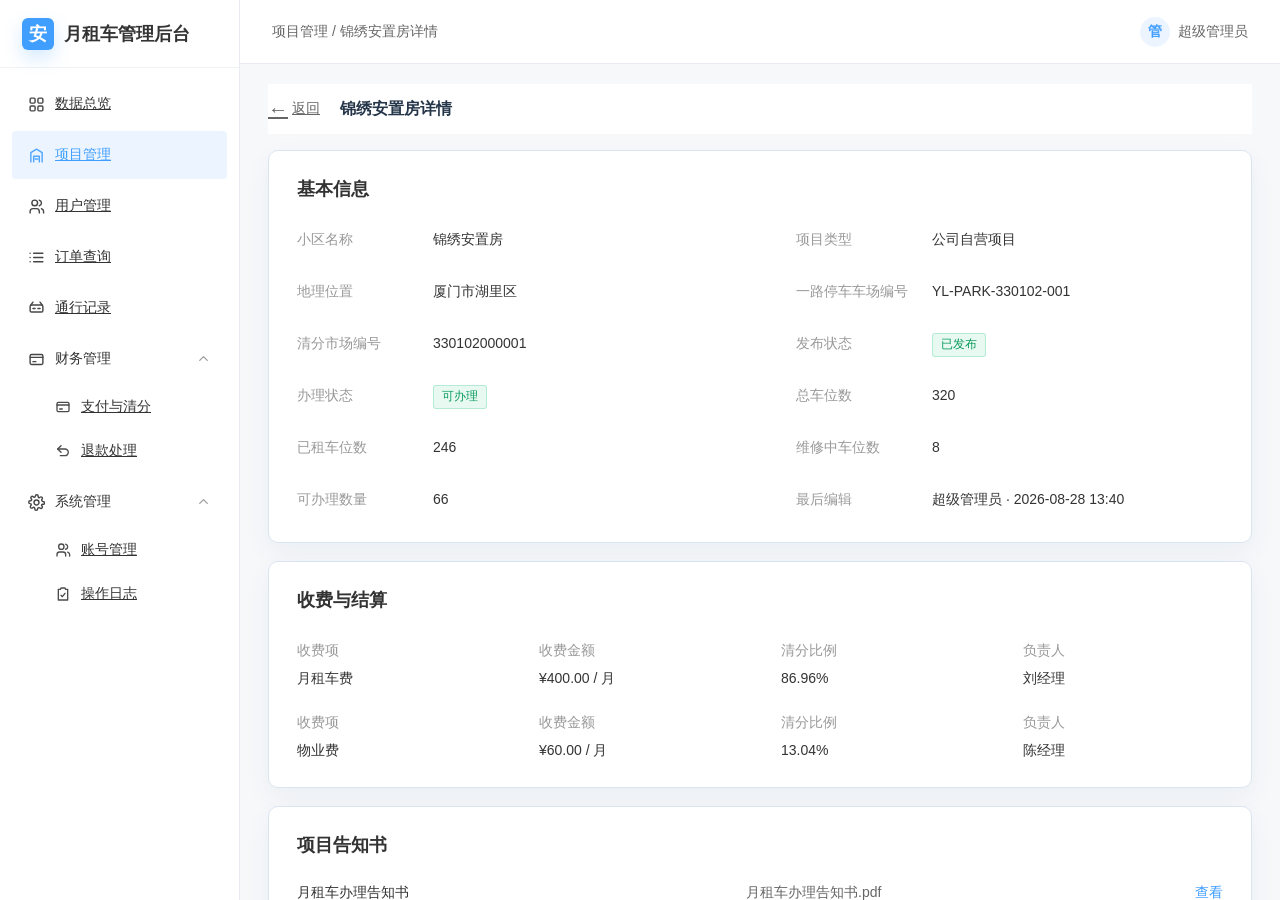
<file: pages/project-detail.html>
<!doctype html>
<html lang="zh-CN">
<head>
  <meta charset="UTF-8" />
  <meta name="viewport" content="width=device-width, initial-scale=1.0" />
  <title>项目详情 - 安商房车库月租PC管理后台</title>
  <link rel="stylesheet" href="../css/common.css">
  <link rel="stylesheet" href="../css/pages/projects.css">
  <link rel="stylesheet" href="../css/pages/create-flow.css">
</head>
<body>
  <section class="app">
    <aside class="sidebar">
      <div class="sidebar-logo"><div class="logo-mark">安</div><span>月租车管理后台</span></div>
      <nav class="menu">
        <a class="menu-item" href="dashboard.html"><span class="menu-icon"><svg viewBox="0 0 24 24"><rect x="3" y="3" width="7" height="7" rx="1.5"/><rect x="14" y="3" width="7" height="7" rx="1.5"/><rect x="3" y="14" width="7" height="7" rx="1.5"/><rect x="14" y="14" width="7" height="7" rx="1.5"/></svg></span><span>数据总览</span></a>
        <a class="menu-item active" href="project-list.html"><span class="menu-icon"><svg viewBox="0 0 24 24"><path d="M4 21V8l8-5 8 5v13"/><path d="M8 21v-8h8v8"/><path d="M10 17h4"/></svg></span><span>项目管理</span></a>
        <a class="menu-item" href="user-list.html"><span class="menu-icon"><svg viewBox="0 0 24 24"><path d="M16 21v-2a4 4 0 0 0-4-4H7a4 4 0 0 0-4 4v2"/><circle cx="9.5" cy="7" r="4"/><path d="M22 21v-2a4 4 0 0 0-3-3.87"/><path d="M16 3.13a4 4 0 0 1 0 7.75"/></svg></span><span>用户管理</span></a>
        <a class="menu-item" href="order-list.html"><span class="menu-icon"><svg viewBox="0 0 24 24"><path d="M8 6h13"/><path d="M8 12h13"/><path d="M8 18h13"/><path d="M3 6h.01"/><path d="M3 12h.01"/><path d="M3 18h.01"/></svg></span><span>订单查询</span></a>
        <a class="menu-item" href="passage-list.html"><span class="menu-icon"><svg viewBox="0 0 24 24"><rect x="3" y="7" width="18" height="10" rx="2"/><path d="M7 12h3"/><path d="M14 12h3"/><path d="M7 3l-3 4"/><path d="M17 3l3 4"/></svg></span><span>通行记录</span></a>
        <button class="menu-item menu-parent expanded"><span class="menu-parent-main"><span class="menu-icon"><svg viewBox="0 0 24 24"><rect x="3" y="5" width="18" height="14" rx="2"/><path d="M3 9h18"/><path d="M7 15h4"/></svg></span><span>财务管理</span></span><span class="menu-parent-arrow"><svg viewBox="0 0 24 24" aria-hidden="true"><path d="m6 9 6 6 6-6"/></svg></span></button>
        <div class="menu-submenu">
          <a class="menu-subitem" href="#"><span class="menu-subitem-icon"><svg viewBox="0 0 24 24"><rect x="3" y="5" width="18" height="14" rx="2"/><path d="M3 9h18"/><path d="M7 15h4"/></svg></span><span>支付与清分</span></a>
          <a class="menu-subitem" href="#"><span class="menu-subitem-icon"><svg viewBox="0 0 24 24"><path d="M9 14 4 9l5-5"/><path d="M4 9h11a5 5 0 1 1 0 10H8"/></svg></span><span>退款处理</span></a>
        </div>
        <button class="menu-item menu-parent expanded"><span class="menu-parent-main"><span class="menu-icon"><svg viewBox="0 0 24 24"><path d="M12 15.5a3.5 3.5 0 1 0 0-7 3.5 3.5 0 0 0 0 7Z"/><path d="M19.4 15a1.7 1.7 0 0 0 .34 1.88l.06.06a2 2 0 1 1-2.83 2.83l-.06-.06A1.7 1.7 0 0 0 15 19.4a1.7 1.7 0 0 0-1 .6 1.7 1.7 0 0 0-.4 1.1V21a2 2 0 0 1-4 0v-.1A1.7 1.7 0 0 0 8.6 19a1.7 1.7 0 0 0-1.88.34l-.06.06A2 2 0 1 1 3.83 16.57l.06-.06A1.7 1.7 0 0 0 4.6 15a1.7 1.7 0 0 0-.6-1 1.7 1.7 0 0 0-1.1-.4H3a2 2 0 0 1 0-4h.1A1.7 1.7 0 0 0 5 8.6a1.7 1.7 0 0 0-.34-1.88l-.06-.06A2 2 0 1 1 7.43 3.83l.06.06A1.7 1.7 0 0 0 9 4.6a1.7 1.7 0 0 0 1-.6 1.7 1.7 0 0 0 .4-1.1V3a2 2 0 0 1 4 0v.1A1.7 1.7 0 0 0 15 5a1.7 1.7 0 0 0 1.88-.34l.06-.06a2 2 0 1 1 2.83 2.83l-.06.06A1.7 1.7 0 0 0 19.4 9c.08.35.28.7.6 1 .32.32.68.52 1.1.6h.1a2 2 0 0 1 0 4h-.1a1.7 1.7 0 0 0-1.7.4Z"/></svg></span><span>系统管理</span></span><span class="menu-parent-arrow"><svg viewBox="0 0 24 24" aria-hidden="true"><path d="m6 9 6 6 6-6"/></svg></span></button>
        <div class="menu-submenu">
          <a class="menu-subitem" href="#"><span class="menu-subitem-icon"><svg viewBox="0 0 24 24"><path d="M16 21v-2a4 4 0 0 0-4-4H7a4 4 0 0 0-4 4v2"/><circle cx="9.5" cy="7" r="4"/><path d="M22 21v-2a4 4 0 0 0-3-3.87"/><path d="M16 3.13a4 4 0 0 1 0 7.75"/></svg></span><span>账号管理</span></a>
          <a class="menu-subitem" href="#"><span class="menu-subitem-icon"><svg viewBox="0 0 24 24"><path d="M9 3h6l1 2h3v16H5V5h3z"/><path d="M9 14l2 2 4-5"/></svg></span><span>操作日志</span></a>
        </div>
      </nav>
    </aside>
    <main class="main">
      <header class="topbar">
        <div class="breadcrumb">项目管理 / 锦绣安置房详情</div>
        <div class="topbar-actions"><div class="account"><span class="avatar">管</span><span>超级管理员</span></div></div>
      </header>
      <section class="page">
        <div class="inner-page-head">
          <a class="inner-page-back" href="project-list.html"><span class="inner-page-back-arrow">←</span><span>返回</span></a>
          <h2 class="inner-page-title">锦绣安置房详情</h2>
        </div>
        <section class="detail-page-section">
          <h3 class="detail-page-title">基本信息</h3>
          <div class="detail-info-grid">
            <div class="detail-info-item"><div class="detail-info-label">小区名称</div><div class="detail-info-value">锦绣安置房</div></div>
            <div class="detail-info-item"><div class="detail-info-label">项目类型</div><div class="detail-info-value">公司自营项目</div></div>
            <div class="detail-info-item"><div class="detail-info-label">地理位置</div><div class="detail-info-value">厦门市湖里区</div></div>
            <div class="detail-info-item"><div class="detail-info-label">一路停车车场编号</div><div class="detail-info-value">YL-PARK-330102-001</div></div>
            <div class="detail-info-item"><div class="detail-info-label">清分市场编号</div><div class="detail-info-value">330102000001</div></div>
            <div class="detail-info-item"><div class="detail-info-label">发布状态</div><div class="detail-info-value"><span class="tag tag-success">已发布</span></div></div>
            <div class="detail-info-item"><div class="detail-info-label">办理状态</div><div class="detail-info-value"><span class="tag tag-success">可办理</span></div></div>
            <div class="detail-info-item"><div class="detail-info-label">总车位数</div><div class="detail-info-value">320</div></div>
            <div class="detail-info-item"><div class="detail-info-label">已租车位数</div><div class="detail-info-value">246</div></div>
            <div class="detail-info-item"><div class="detail-info-label">维修中车位数</div><div class="detail-info-value">8</div></div>
            <div class="detail-info-item"><div class="detail-info-label">可办理数量</div><div class="detail-info-value">66</div></div>
            <div class="detail-info-item"><div class="detail-info-label">最后编辑</div><div class="detail-info-value">超级管理员 · 2026-08-28 13:40</div></div>
          </div>
        </section>
        <section class="detail-page-section">
          <h3 class="detail-page-title">收费与结算</h3>
          <div class="detail-fee-list">
            <div class="detail-fee-item">
              <div class="detail-fee-field"><div class="detail-fee-label">收费项</div><div class="detail-fee-value">月租车费</div></div>
              <div class="detail-fee-field"><div class="detail-fee-label">收费金额</div><div class="detail-fee-value">¥400.00 / 月</div></div>
              <div class="detail-fee-field"><div class="detail-fee-label">清分比例</div><div class="detail-fee-value">86.96%</div></div>
              <div class="detail-fee-field"><div class="detail-fee-label">负责人</div><div class="detail-fee-value">刘经理</div></div>
            </div>
            <div class="detail-fee-item">
              <div class="detail-fee-field"><div class="detail-fee-label">收费项</div><div class="detail-fee-value">物业费</div></div>
              <div class="detail-fee-field"><div class="detail-fee-label">收费金额</div><div class="detail-fee-value">¥60.00 / 月</div></div>
              <div class="detail-fee-field"><div class="detail-fee-label">清分比例</div><div class="detail-fee-value">13.04%</div></div>
              <div class="detail-fee-field"><div class="detail-fee-label">负责人</div><div class="detail-fee-value">陈经理</div></div>
            </div>
          </div>
        </section>
        <section class="detail-page-section">
          <h3 class="detail-page-title">项目告知书</h3>
          <div class="detail-notice-list">
            <div class="detail-notice-item">
              <div class="detail-notice-name">月租车办理告知书</div>
              <div class="detail-notice-file">月租车办理告知书.pdf</div>
              <button class="btn-text">查看</button>
            </div>
            <div class="detail-notice-item">
              <div class="detail-notice-name">物业服务告知书</div>
              <div class="detail-notice-file">物业服务告知书.pdf</div>
              <button class="btn-text">查看</button>
            </div>
          </div>
        </section>
      </section>
    </main>
  </section>
</body>
</html>
</file>
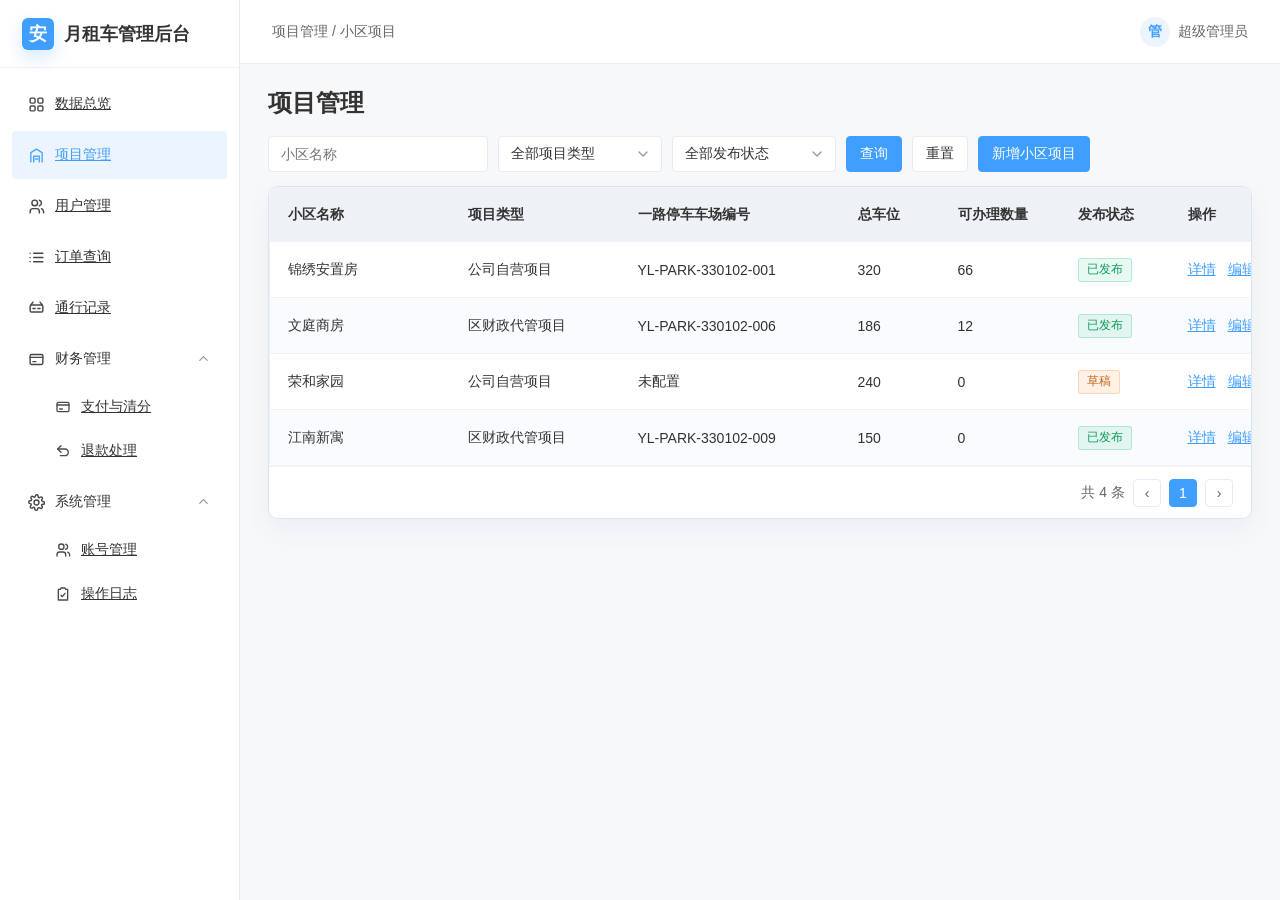
<file: pages/project-list.html>
<!doctype html>
<html lang="zh-CN">
<head>
  <meta charset="UTF-8" />
  <meta name="viewport" content="width=device-width, initial-scale=1.0" />
  <title>小区项目 - 安商房车库月租PC管理后台</title>
  <link rel="stylesheet" href="../css/common.css">
  <link rel="stylesheet" href="../css/pages/projects.css">
</head>
<body>
  <section class="app">
    <aside class="sidebar">
      <div class="sidebar-logo"><div class="logo-mark">安</div><span>月租车管理后台</span></div>
      <nav class="menu">
        <a class="menu-item" href="dashboard.html"><span class="menu-icon"><svg viewBox="0 0 24 24"><rect x="3" y="3" width="7" height="7" rx="1.5"/><rect x="14" y="3" width="7" height="7" rx="1.5"/><rect x="3" y="14" width="7" height="7" rx="1.5"/><rect x="14" y="14" width="7" height="7" rx="1.5"/></svg></span><span>数据总览</span></a>
        <a class="menu-item active" href="project-list.html"><span class="menu-icon"><svg viewBox="0 0 24 24"><path d="M4 21V8l8-5 8 5v13"/><path d="M8 21v-8h8v8"/><path d="M10 17h4"/></svg></span><span>项目管理</span></a>
        <a class="menu-item" href="user-list.html"><span class="menu-icon"><svg viewBox="0 0 24 24"><path d="M16 21v-2a4 4 0 0 0-4-4H7a4 4 0 0 0-4 4v2"/><circle cx="9.5" cy="7" r="4"/><path d="M22 21v-2a4 4 0 0 0-3-3.87"/><path d="M16 3.13a4 4 0 0 1 0 7.75"/></svg></span><span>用户管理</span></a>
        <a class="menu-item" href="order-list.html"><span class="menu-icon"><svg viewBox="0 0 24 24"><path d="M8 6h13"/><path d="M8 12h13"/><path d="M8 18h13"/><path d="M3 6h.01"/><path d="M3 12h.01"/><path d="M3 18h.01"/></svg></span><span>订单查询</span></a>
        <a class="menu-item" href="passage-list.html"><span class="menu-icon"><svg viewBox="0 0 24 24"><rect x="3" y="7" width="18" height="10" rx="2"/><path d="M7 12h3"/><path d="M14 12h3"/><path d="M7 3l-3 4"/><path d="M17 3l3 4"/></svg></span><span>通行记录</span></a>
        <button class="menu-item menu-parent expanded"><span class="menu-parent-main"><span class="menu-icon"><svg viewBox="0 0 24 24"><rect x="3" y="5" width="18" height="14" rx="2"/><path d="M3 9h18"/><path d="M7 15h4"/></svg></span><span>财务管理</span></span><span class="menu-parent-arrow"><svg viewBox="0 0 24 24" aria-hidden="true"><path d="m6 9 6 6 6-6"/></svg></span></button>
        <div class="menu-submenu">
          <a class="menu-subitem" href="#"><span class="menu-subitem-icon"><svg viewBox="0 0 24 24"><rect x="3" y="5" width="18" height="14" rx="2"/><path d="M3 9h18"/><path d="M7 15h4"/></svg></span><span>支付与清分</span></a>
          <a class="menu-subitem" href="#"><span class="menu-subitem-icon"><svg viewBox="0 0 24 24"><path d="M9 14 4 9l5-5"/><path d="M4 9h11a5 5 0 1 1 0 10H8"/></svg></span><span>退款处理</span></a>
        </div>
        <button class="menu-item menu-parent expanded"><span class="menu-parent-main"><span class="menu-icon"><svg viewBox="0 0 24 24"><path d="M12 15.5a3.5 3.5 0 1 0 0-7 3.5 3.5 0 0 0 0 7Z"/><path d="M19.4 15a1.7 1.7 0 0 0 .34 1.88l.06.06a2 2 0 1 1-2.83 2.83l-.06-.06A1.7 1.7 0 0 0 15 19.4a1.7 1.7 0 0 0-1 .6 1.7 1.7 0 0 0-.4 1.1V21a2 2 0 0 1-4 0v-.1A1.7 1.7 0 0 0 8.6 19a1.7 1.7 0 0 0-1.88.34l-.06.06A2 2 0 1 1 3.83 16.57l.06-.06A1.7 1.7 0 0 0 4.6 15a1.7 1.7 0 0 0-.6-1 1.7 1.7 0 0 0-1.1-.4H3a2 2 0 0 1 0-4h.1A1.7 1.7 0 0 0 5 8.6a1.7 1.7 0 0 0-.34-1.88l-.06-.06A2 2 0 1 1 7.43 3.83l.06.06A1.7 1.7 0 0 0 9 4.6a1.7 1.7 0 0 0 1-.6 1.7 1.7 0 0 0 .4-1.1V3a2 2 0 0 1 4 0v.1A1.7 1.7 0 0 0 15 5a1.7 1.7 0 0 0 1.88-.34l.06-.06a2 2 0 1 1 2.83 2.83l-.06.06A1.7 1.7 0 0 0 19.4 9c.08.35.28.7.6 1 .32.32.68.52 1.1.6h.1a2 2 0 0 1 0 4h-.1a1.7 1.7 0 0 0-1.7.4Z"/></svg></span><span>系统管理</span></span><span class="menu-parent-arrow"><svg viewBox="0 0 24 24" aria-hidden="true"><path d="m6 9 6 6 6-6"/></svg></span></button>
        <div class="menu-submenu">
          <a class="menu-subitem" href="#"><span class="menu-subitem-icon"><svg viewBox="0 0 24 24"><path d="M16 21v-2a4 4 0 0 0-4-4H7a4 4 0 0 0-4 4v2"/><circle cx="9.5" cy="7" r="4"/><path d="M22 21v-2a4 4 0 0 0-3-3.87"/><path d="M16 3.13a4 4 0 0 1 0 7.75"/></svg></span><span>账号管理</span></a>
          <a class="menu-subitem" href="#"><span class="menu-subitem-icon"><svg viewBox="0 0 24 24"><path d="M9 3h6l1 2h3v16H5V5h3z"/><path d="M9 14l2 2 4-5"/></svg></span><span>操作日志</span></a>
        </div>
      </nav>
    </aside>
    <main class="main">
      <header class="topbar">
        <div class="breadcrumb">项目管理 / 小区项目</div>
        <div class="topbar-actions"><div class="account"><span class="avatar">管</span><span>超级管理员</span></div></div>
      </header>
      <section class="page">
        <div class="page-header"><h2 class="page-title">项目管理</h2></div>
        <div class="filter-bar garage-filter-bar">
          <input id="garageKeyword" class="input" type="search" placeholder="小区名称" autocomplete="off">
          <div id="garageProjectDropdown" class="filter-dropdown">
            <button id="garageProjectTrigger" class="select-trigger" type="button" aria-haspopup="listbox" aria-expanded="false">
              <span id="garageProjectTypeLabel">全部项目类型</span>
              <svg viewBox="0 0 24 24" aria-hidden="true"><path d="m6 9 6 6 6-6"/></svg>
            </button>
            <div id="garageProjectMenu" class="select-menu" role="listbox">
              <button type="button" class="select-option active" data-value="">全部项目类型</button>
              <button type="button" class="select-option" data-value="公司自营项目">公司自营项目</button>
              <button type="button" class="select-option" data-value="区财政代管项目">区财政代管项目</button>
            </div>
          </div>
          <div id="garagePublishStatusDropdown" class="filter-dropdown">
            <button id="garagePublishStatusTrigger" class="select-trigger" type="button" aria-haspopup="listbox" aria-expanded="false">
              <span id="garagePublishStatusLabel">全部发布状态</span>
              <svg viewBox="0 0 24 24" aria-hidden="true"><path d="m6 9 6 6 6-6"/></svg>
            </button>
            <div id="garagePublishStatusMenu" class="select-menu" role="listbox">
              <button type="button" class="select-option active" data-value="">全部发布状态</button>
              <button type="button" class="select-option" data-value="已发布">已发布</button>
              <button type="button" class="select-option" data-value="草稿">草稿</button>
            </div>
          </div>
          <button class="btn btn-primary">查询</button>
          <button class="btn">重置</button>
          <button class="btn btn-primary" onclick="window.location.href='project-create.html'">新增小区项目</button>
        </div>
        <section class="panel garage-table-panel">
          <div id="garageTable">
            <table>
              <thead>
                <tr>
                  <th style="width:180px">小区名称</th>
                  <th style="width:170px">项目类型</th>
                  <th style="width:220px">一路停车车场编号</th>
                  <th style="width:100px">总车位</th>
                  <th style="width:120px">可办理数量</th>
                  <th style="width:110px">发布状态</th>
                  <th style="width:170px">操作</th>
                </tr>
              </thead>
              <tbody>
                <tr>
                  <td>锦绣安置房</td>
                  <td>公司自营项目</td>
                  <td>YL-PARK-330102-001</td>
                  <td>320</td>
                  <td>66</td>
                  <td><span class="tag tag-success">已发布</span></td>
                  <td><div class="table-actions"><a class="btn-text" href="project-detail.html">详情</a><a class="btn-text" href="project-detail.html">编辑</a><button class="btn-text danger">停用</button></div></td>
                </tr>
                <tr>
                  <td>文庭商房</td>
                  <td>区财政代管项目</td>
                  <td>YL-PARK-330102-006</td>
                  <td>186</td>
                  <td>12</td>
                  <td><span class="tag tag-success">已发布</span></td>
                  <td><div class="table-actions"><a class="btn-text" href="project-detail.html">详情</a><a class="btn-text" href="project-detail.html">编辑</a><button class="btn-text danger">停用</button></div></td>
                </tr>
                <tr>
                  <td>荣和家园</td>
                  <td>公司自营项目</td>
                  <td>未配置</td>
                  <td>240</td>
                  <td>0</td>
                  <td><span class="tag tag-warning">草稿</span></td>
                  <td><div class="table-actions"><a class="btn-text" href="project-detail.html">详情</a><a class="btn-text" href="project-detail.html">编辑</a><button class="btn-text">发布</button></div></td>
                </tr>
                <tr>
                  <td>江南新寓</td>
                  <td>区财政代管项目</td>
                  <td>YL-PARK-330102-009</td>
                  <td>150</td>
                  <td>0</td>
                  <td><span class="tag tag-success">已发布</span></td>
                  <td><div class="table-actions"><a class="btn-text" href="project-detail.html">详情</a><a class="btn-text" href="project-detail.html">编辑</a><button class="btn-text danger">停用</button></div></td>
                </tr>
              </tbody>
            </table>
            <div class="pager">
              <span>共 4 条</span>
              <span class="page-box">‹</span>
              <span class="page-box active">1</span>
              <span class="page-box">›</span>
            </div>
          </div>
        </section>
      </section>
    </main>
  </section>
</body>
</html>
</file>
<file: css/common.css>
:root {
      --as-primary: #409eff;
      --as-primary-hover: #66b1ff;
      --as-primary-active: #3a8ee6;
      --as-primary-soft: rgba(64, 158, 255, 0.10);
      --as-primary-light: #ecf5ff;
      --as-bg-page: #f7f8fa;
      --as-bg-sidebar: #ffffff;
      --as-bg-card: #ffffff;
      --as-bg-table-head: #eef2f6;
      --as-bg-table-stripe: #fafbfe;
      --as-text-main: #333333;
      --as-text-sub: #666666;
      --as-text-muted: #999999;
      --as-text-inverse: #ffffff;
      --as-border: #e8ebf2;
      --as-border-light: #f0f2f5;
      --as-success: #14c075;
      --as-warning: #f88a33;
      --as-danger: #f66867;
      --as-info: #409eff;
      --as-chart-cyan: #00cc99;
      --as-shadow: 0 4px 14px rgba(36, 56, 128, 0.04);
    }

* { box-sizing: border-box; }

html {
      min-height: 100%;
      background: var(--as-bg-page);
    }

body {
      margin: 0;
      min-height: 100vh;
      font-family: -apple-system, BlinkMacSystemFont, "Segoe UI", "PingFang SC", "Microsoft YaHei", Arial, sans-serif;
      font-size: 14px;
      color: var(--as-text-main);
      background: #f7f8fa;
      overflow: hidden;
    }

button, input, select, textarea { font: inherit; }

button { cursor: pointer; }

.form-item { margin-bottom: 18px; }

.form-label { margin-bottom: 8px; color: var(--as-text-sub); }

.form-control {
      width: 100%;
      height: 38px;
      border: 1px solid var(--as-border);
      border-radius: 4px;
      padding: 0 12px;
      color: var(--as-text-main);
      background: #fff;
      outline: none;
    }

.form-control:focus { border-color: var(--as-primary); box-shadow: 0 0 0 3px var(--as-primary-soft); }

.app { height: 100vh; display: grid; grid-template-columns: 240px 1fr; overflow: hidden; background: #f7f8fa; }

.hidden { display: none !important; }

.sidebar {
      background: var(--as-bg-sidebar);
      border-right: 1px solid var(--as-border);
      display: flex;
      flex-direction: column;
      min-width: 0;
    }

.sidebar-logo {
      height: 68px;
      display: flex;
      align-items: center;
      gap: 10px;
      padding: 0 22px;
      font-size: 18px;
      font-weight: 700;
      color: var(--as-text-main);
      border-bottom: 1px solid var(--as-border-light);
      white-space: nowrap;
    }

.logo-mark {
      width: 32px;
      height: 32px;
      border-radius: 6px;
      background: var(--as-primary);
      color: #fff;
      display: grid;
      place-items: center;
      font-weight: 700;
      box-shadow: 0 8px 18px rgba(64, 158, 255, 0.22);
    }

.menu { padding: 12px 0 18px; overflow: auto; }

.menu-item {
      height: 48px;
      margin: 0 12px 3px;
      padding: 0 15px;
      border-radius: 4px;
      display: flex;
      align-items: center;
      gap: 10px;
      font-size: 14px;
      font-weight: 400;
      color: var(--as-text-main);
      border: 0;
      background: transparent;
      width: calc(100% - 24px);
      text-align: left;
    }

.menu-item:hover { background: #f4f7ff; color: var(--as-primary); }

.menu-item.active { background: var(--as-primary-light); color: var(--as-primary); font-weight: 400; box-shadow: none; }

.menu-icon { width: 18px; height: 18px; display: grid; place-items: center; color: currentColor; opacity: .9; }

.menu-icon svg { width: 17px; height: 17px; stroke: currentColor; stroke-width: 2; fill: none; stroke-linecap: round; stroke-linejoin: round; }

.menu-parent { justify-content: space-between; }

.menu-parent-main { display: inline-flex; align-items: center; gap: 10px; min-width: 0; }

.menu-parent-arrow { width: 16px; height: 16px; display: grid; place-items: center; color: var(--as-text-muted); transition: transform .16s ease; }

.menu-parent-arrow svg { width: 15px; height: 15px; stroke: currentColor; stroke-width: 2; fill: none; stroke-linecap: round; stroke-linejoin: round; }

.menu-parent.expanded .menu-parent-arrow { transform: rotate(180deg); }

.menu-submenu { padding: 0 0 4px; }

.menu-subitem { height: 42px; margin: 0 12px 2px; padding: 0 15px 0 43px; border: 0; border-radius: 4px; background: transparent; color: var(--as-text-main); font-size: 14px; font-weight: 400; text-align: left; width: calc(100% - 24px); display: flex; align-items: center; gap: 10px; }

.menu-subitem:hover { background: #f4f7ff; color: var(--as-primary); }

.menu-subitem.active { background: var(--as-primary-light); color: var(--as-primary); }

.menu-subitem-icon { width: 16px; height: 16px; display: grid; place-items: center; color: currentColor; opacity: .88; }

.menu-subitem-icon svg { width: 16px; height: 16px; stroke: currentColor; stroke-width: 2; fill: none; stroke-linecap: round; stroke-linejoin: round; }

.main { min-width: 0; min-height: 0; display: grid; grid-template-rows: 64px 1fr; }

.topbar {
      height: 64px;
      background: #fff;
      border-bottom: 1px solid var(--as-border);
      display: flex;
      align-items: center;
      justify-content: space-between;
      padding: 0 32px;
    }

.breadcrumb { color: var(--as-text-sub); }

.topbar-actions { display: flex; align-items: center; gap: 22px; color: var(--as-text-sub); }

.account { display: flex; align-items: center; gap: 8px; position: relative; cursor: pointer; }

.avatar { width: 30px; height: 30px; border-radius: 50%; display: grid; place-items: center; color: var(--as-primary); background: var(--as-primary-soft); font-weight: 700; overflow: hidden; }

.avatar img { display: block; width: 100%; height: 100%; object-fit: cover; }

.account-menu {
      position: absolute;
      z-index: 40;
      top: calc(100% + 10px);
      right: 0;
      min-width: 132px;
      display: none;
      padding: 4px 0;
      background: #fff;
      border: 1px solid #dbe3f4;
      border-radius: 4px;
      box-shadow: 0 8px 18px rgba(36, 56, 128, .14);
      cursor: default;
    }

.account-menu.open { display: block; }

.account-menu-item {
      display: block;
      width: 100%;
      min-height: 34px;
      padding: 0 16px;
      border: 0;
      background: #fff;
      color: var(--as-text-main);
      font-family: inherit;
      font-size: 14px;
      text-align: left;
      white-space: nowrap;
      cursor: pointer;
    }

.account-menu-item:hover { background: #f4f7ff; color: var(--as-primary); }

.account-menu-item.is-danger:hover { background: #fef0f0; color: var(--as-danger); }

.page { min-height: 0; overflow: auto; padding: 24px 28px 34px; }

.page-header { display: flex; flex-wrap: wrap; align-items: center; justify-content: space-between; gap: 12px; min-width: 0; margin-bottom: 18px; }

.page-title { font-size: 24px; line-height: 1.25; font-weight: 700; margin: 0; }

.btn {
      height: 36px;
      padding: 0 16px;
      border-radius: 4px;
      border: 1px solid var(--as-border);
      background: #fff;
      color: var(--as-text-main);
      display: inline-flex;
      align-items: center;
      justify-content: center;
      gap: 6px;
      white-space: nowrap;
    }

.btn:hover { border-color: var(--as-primary); color: var(--as-primary); }

.btn-primary { background: var(--as-primary); border-color: var(--as-primary); color: #fff; }

.btn-primary:hover { background: var(--as-primary-hover); border-color: var(--as-primary-hover); color: #fff; }

.btn-danger { background: var(--as-danger); border-color: var(--as-danger); color: #fff; }

.btn-text { height: auto; padding: 0; border: 0; background: transparent; color: var(--as-primary); }

.btn-text.danger { color: var(--as-danger); }

.modal.invoice-preview-modal { width: min(760px, calc(100vw - 48px)); max-height: calc(100vh - 48px); }
.modal.invoice-preview-modal .modal-body { max-height: calc(100vh - 180px); overflow: auto; background: #f6f8fb; }

.modal.notice-preview-modal { width: min(720px, calc(100vw - 48px)); max-height: calc(100vh - 48px); }
.modal.notice-preview-modal .modal-body { max-height: calc(100vh - 180px); overflow: auto; background: #f6f8fb; padding: 18px 22px 22px; }
.notice-preview-doc { background: #fff; border: 1px solid #e1e7f0; border-radius: 4px; box-shadow: 0 2px 8px rgba(39, 79, 143, .08); overflow: hidden; }
.notice-preview-doc img { display: block; width: 100%; height: auto; }
.notice-preview-caption { margin-top: 12px; text-align: center; color: var(--as-text-sub); font-size: 13px; line-height: 1.6; }

.panel {
      background: #fff;
      border-radius: 10px;
      border: 1px solid #dbe5f2;
      box-shadow: 0 10px 26px rgba(39, 79, 143, .06);
      margin-bottom: 18px;
      overflow: hidden;
    }

.list-panel {
      background: #fff;
      border-radius: 10px;
      border: 1px solid #dbe5f2;
      box-shadow: 0 10px 26px rgba(39, 79, 143, .06);
      overflow: hidden;
    }

.list-panel > .filter-bar {
      margin-bottom: 14px;
      padding: 0;
      border-bottom: 0;
      background: transparent;
      gap: 8px 10px;
    }

.list-panel > .tabs {
      padding: 0 0 14px;
      background: transparent;
    }

.list-panel > table,
    .list-panel > .pager {
      background: #fff;
    }

.list-panel > table {
      border-radius: 0;
      overflow: hidden;
    }

.list-panel > .pager {
      border-radius: 0;
    }

.panel-header {
      min-height: 56px;
      display: flex;
      align-items: center;
      justify-content: space-between;
      padding: 0 22px;
      border-bottom: 1px solid var(--as-border-light);
    }

.data-panel-title { font-size: 16px; font-weight: 700; }

.filter-bar { display: flex; flex-wrap: wrap; gap: 12px 14px; align-items: center; padding: 18px 22px; border-bottom: 1px solid var(--as-border-light); background: #fff; }

.input, .select {
      height: 36px;
      min-width: 160px;
      border: 1px solid var(--as-border);
      border-radius: 4px;
      background: #fff;
      color: var(--as-text-main);
      padding: 0 12px;
      display: inline-flex;
      align-items: center;
    }

input.input { outline: none; }

input.input:focus, .select-trigger:focus { border-color: var(--as-primary); box-shadow: 0 0 0 3px var(--as-primary-soft); }

/* 日期输入框：日历图标移到最右边 */
input[type="date"].input {
  padding-right: 12px;
  position: relative;
  display: flex;
  flex-direction: row-reverse;
  justify-content: flex-start;
}

input[type="date"].input::-webkit-calendar-picker-indicator {
  position: absolute;
  right: 12px;
  cursor: pointer;
}

.filter-dropdown { position: relative; min-width: 164px; }

.select-trigger {
      height: 36px;
      width: 100%;
      border: 1px solid var(--as-border);
      border-radius: 4px;
      background: #fff;
      color: var(--as-text-main);
      padding: 0 10px 0 12px;
      outline: none;
      display: flex;
      align-items: center;
      justify-content: space-between;
      text-align: left;
    }

.select-trigger:hover, .filter-dropdown.open .select-trigger { border-color: var(--as-primary); }

.select-trigger svg { width: 16px; height: 16px; stroke: var(--as-text-muted); stroke-width: 2; fill: none; stroke-linecap: round; stroke-linejoin: round; transition: transform .16s ease; }

.filter-dropdown.open .select-trigger svg { transform: rotate(180deg); stroke: var(--as-primary); }

.select-menu {
      position: absolute;
      z-index: 12;
      top: calc(100% + 4px);
      left: 0;
      width: 100%;
      display: none;
      padding: 4px 0;
      background: #fff;
      border: 1px solid #dbe3f4;
      border-radius: 4px;
      box-shadow: 0 8px 18px rgba(36, 56, 128, .14);
    }

.filter-dropdown.open .select-menu { display: block; }

.select-option {
      width: 100%;
      min-height: 32px;
      padding: 0 12px;
      border: 0;
      background: #fff;
      color: var(--as-text-main);
      text-align: left;
      white-space: nowrap;
    }

.select-option:hover { background: #f4f7ff; color: var(--as-primary); }

.select-option.active { background: var(--as-primary-light); color: var(--as-primary); font-weight: 700; }

table { width: 100%; border-collapse: collapse; table-layout: fixed; font-size: 14px; border: 1px solid var(--as-border-light); }

th { height: 54px; padding: 0 18px; background: var(--as-bg-table-head); color: var(--as-text-main); text-align: left; font-weight: 700; border-bottom: 1px solid var(--as-border-light); }

th:last-child { border-right: 0; }

td { height: 56px; padding: 0 18px; color: var(--as-text-main); border-bottom: 1px solid var(--as-border-light); white-space: nowrap; overflow: hidden; text-overflow: ellipsis; }

td:last-child { border-right: 0; }

.table-cell-ellipsis { display: block; overflow: hidden; text-overflow: ellipsis; white-space: nowrap; }

/* 单元格内容完整显示（不省略）：过宽时换行，不做省略号截断 */
.table-cell-wrap { display: block; white-space: normal; overflow-wrap: anywhere; }

tr:nth-child(even) td { background: var(--as-bg-table-stripe); }

tr:hover td { background: #f3f6ff; }

.table-actions { display: flex; gap: 12px; align-items: center; }

.user-cell { display: flex; align-items: center; gap: 10px; min-width: 0; }

.user-cell-avatar { flex: 0 0 auto; width: 32px; height: 32px; display: grid; place-items: center; border-radius: 50%; background: var(--as-primary-soft); color: var(--as-primary); font-size: 13px; font-weight: 700; }

.user-cell-copy { min-width: 0; line-height: 1.35; }

.user-cell-name { overflow: hidden; text-overflow: ellipsis; white-space: nowrap; color: var(--as-text-main); }

.user-vehicle { color: var(--as-text-main); }

.user-vehicle-more { margin-left: 4px; color: var(--as-text-sub); font-size: 12px; }

.pager { height: 52px; display: flex; justify-content: flex-end; align-items: center; gap: 8px; color: var(--as-text-sub); padding: 0 18px; border-top: 1px solid var(--as-border-light); }

.page-box { width: 28px; height: 28px; border: 1px solid var(--as-border); border-radius: 4px; display: grid; place-items: center; background: #fff; }

.page-box.active { background: var(--as-primary); color: #fff; border-color: var(--as-primary); }

.tag { display: inline-flex; align-items: center; height: 24px; padding: 0 8px; border-radius: 3px; font-size: 12px; border: 1px solid transparent; }

.tag-info { color: var(--as-info); background: rgba(64, 158, 255, 0.10); border-color: rgba(64, 158, 255, 0.24); }

.tag-success { color: #0c9b5d; background: rgba(20, 192, 117, 0.10); border-color: rgba(20, 192, 117, 0.24); }

.tag-warning { color: #c46618; background: rgba(248, 138, 51, 0.12); border-color: rgba(248, 138, 51, 0.28); }

.tag-danger { color: #d94c4b; background: rgba(246, 104, 103, 0.10); border-color: rgba(246, 104, 103, 0.26); }

.tag-gray { color: #777; background: #f2f3f5; border-color: #e2e5ea; }

.tabs { display: flex; gap: 8px; padding: 16px 22px 0; background: #fff; }

.detail-page-section { background: #fff; padding: 26px 28px; margin-bottom: 18px; border: 1px solid #dbe5f2; border-radius: 10px; box-shadow: 0 10px 26px rgba(39, 79, 143, .06); }

.detail-page-title { margin: 0 0 26px; font-size: 18px; line-height: 1.4; font-weight: 700; }

.detail-info-grid { display: grid; grid-template-columns: repeat(2, minmax(0, 1fr)); gap: 24px 72px; }

.detail-info-item { display: grid; grid-template-columns: 118px minmax(0, 1fr); gap: 18px; align-items: start; min-height: 28px; }

.detail-info-label { color: var(--as-text-muted); line-height: 1.6; }

.detail-info-value { color: var(--as-text-main); line-height: 1.6; min-width: 0; }

.detail-info-value a { color: var(--as-primary); }

.detail-fee-list { display: grid; gap: 22px; max-width: 980px; }

.detail-fee-item { display: grid; grid-template-columns: repeat(4, minmax(0, 1fr)); gap: 24px 42px; }

.detail-fee-field { min-width: 0; }

.detail-fee-label { margin-bottom: 5px; color: var(--as-text-muted); line-height: 1.6; }

.detail-fee-value { color: var(--as-text-main); line-height: 1.6; }

.detail-notice-list { display: grid; gap: 18px; max-width: 980px; }

.detail-notice-item { display: grid; grid-template-columns: minmax(0, 1fr) minmax(0, 1fr) auto; align-items: center; gap: 24px; }

.detail-notice-name { color: var(--as-text-main); }

.detail-notice-file { min-width: 0; color: var(--as-text-sub); overflow: hidden; text-overflow: ellipsis; white-space: nowrap; }

.edit-create-flow { padding-top: 0; }

.edit-create-panel { border-top: 0; padding: 30px 34px 8px; }

.edit-create-panel .edit-module-title { margin-top: 44px; }

.inner-page-head { height: 50px; display: flex; align-items: center; gap: 20px; margin: -4px 0 16px; padding: 0; background: #fff; }

.inner-page-back { display: inline-flex; align-items: center; gap: 4px; padding: 0; border: 0; background: transparent; color: var(--as-text-sub); font-size: 14px; }

.inner-page-back:hover { color: var(--as-primary); }

.inner-page-back-arrow { font-size: 20px; line-height: 1; }

.inner-page-title { margin: 0; color: #26364a; font-size: 16px; line-height: 1.4; font-weight: 700; }

.modal-form-grid { display: grid; grid-template-columns: repeat(2, minmax(0, 1fr)); gap: 18px 22px; }

.modal-tip { margin: 0 0 16px; color: var(--as-text-sub); font-size: 13px; line-height: 1.7; }

.modal-tip strong { color: var(--as-text-main); }

.modal-order-summary { margin: 0 0 18px; color: var(--as-text-main); font-size: 14px; font-weight: 400; line-height: 1.6; }

.modal-form-field label { display: block; margin-bottom: 8px; color: var(--as-text-main); font-size: 15px; font-weight: 700; }

.modal-form-field.full { grid-column: 1 / -1; }

.modal-form-field .form-control { width: 100%; }

/* 表单行布局：label 和输入框左右排列 */
.modal-form-row {
  display: grid;
  grid-template-columns: 90px minmax(0, 1fr);
  align-items: center;
  column-gap: 12px;
  margin-bottom: 18px;
}

.modal-form-row label {
  margin-bottom: 0;
  color: var(--as-text-main);
  font-size: 15px;
  font-weight: 700;
  white-space: nowrap;
}

.modal-form-row .form-control {
  width: 100%;
}

/* 日志详情列表 */
.log-detail-list {
  display: flex;
  flex-direction: column;
  gap: 12px;
}

.log-detail-item {
  display: grid;
  grid-template-columns: 90px minmax(0, 1fr);
  align-items: flex-start;
  column-gap: 12px;
  line-height: 1.6;
}

.log-detail-label {
  color: var(--as-text-sub);
  font-size: 14px;
  font-weight: 700;
  white-space: nowrap;
}

.log-detail-value {
  color: var(--as-text-main);
  font-size: 14px;
  word-break: break-word;
}

.fee-unit { position: absolute; top: 50%; right: 11px; transform: translateY(-50%); color: var(--as-text-muted); font-size: 12px; pointer-events: none; }

@media (max-width: 720px) {
      .detail-fee-item, .detail-notice-item { grid-template-columns: 1fr; gap: 10px; }
      .create-fee-item { padding: 0 0 22px; }
      .create-fee-basic-grid, .create-fee-detail-grid { grid-template-columns: 1fr; gap: 16px; }
      .create-fee-basic-grid { padding: 0 0 18px; }
      .create-notice-item { padding-bottom: 22px; }
      .create-notice-item + .create-notice-item { padding-top: 22px; }
      .create-notice-item .create-form-grid { grid-template-columns: 1fr; gap: 16px; }
      .modal-form-grid { grid-template-columns: 1fr; }
      .modal-form-field.full { grid-column: auto; }}

@media (max-width: 1180px) {
      .detail-info-grid { grid-template-columns: 1fr; }
      .detail-fee-item { grid-template-columns: repeat(2, minmax(0, 1fr)); }
      .create-stepper { margin-left: 0; margin-right: 0; }
      .create-form-grid { grid-template-columns: 1fr; }
      .create-form-field.full { grid-column: auto; }}

@media (max-width: 720px) {
      .detail-fee-item, .detail-notice-item { grid-template-columns: 1fr; }}

.drawer-mask, .modal-mask { position: fixed; inset: 0; background: rgba(20, 30, 55, .22); display: none; z-index: 20; }

.drawer-mask.open, .modal-mask.open { display: block; }

.drawer { position: absolute; top: 0; right: 0; width: 620px; height: 100%; background: #fff; box-shadow: -10px 0 30px rgba(36, 56, 128, .16); display: grid; grid-template-rows: 64px 1fr 60px; }

.drawer-head { display: flex; align-items: center; justify-content: space-between; padding: 0 22px; border-bottom: 1px solid var(--as-border-light); font-size: 18px; font-weight: 700; }

.drawer-body { padding: 20px 22px; overflow: auto; background: #fff; }

.drawer-foot { display: flex; align-items: center; justify-content: flex-end; gap: 10px; padding: 0 22px; border-top: 1px solid var(--as-border-light); }

.detail-section { border: 1px solid var(--as-border-light); border-radius: 4px; margin-bottom: 14px; overflow: hidden; }

.detail-title { height: 42px; display: flex; align-items: center; padding: 0 14px; background: var(--as-bg-table-head); font-weight: 700; }

.detail-grid { display: grid; grid-template-columns: repeat(2, minmax(0, 1fr)); gap: 14px 20px; padding: 16px; }

.field-label { color: var(--as-text-muted); font-size: 12px; margin-bottom: 4px; }

.field-value { color: var(--as-text-main); line-height: 1.5; }

.modal { position: absolute; left: 50%; top: 50%; transform: translate(-50%, -50%); width: 520px; background: #fff; border-radius: 4px; box-shadow: 0 16px 44px rgba(36, 56, 128, .18); overflow: hidden; }

.modal-head { height: 56px; display: flex; align-items: center; justify-content: space-between; padding: 0 22px; border-bottom: 1px solid var(--as-border-light); font-weight: 700; font-size: 16px; }

.modal-body { padding: 22px; color: var(--as-text-sub); line-height: 1.8; }

.modal-foot { height: 60px; display: flex; align-items: center; justify-content: flex-end; gap: 10px; padding: 0 22px; border-top: 1px solid var(--as-border-light); }

textarea.form-control { height: 96px; resize: none; padding-top: 10px; line-height: 1.5; }

.modal-form-field.has-error .form-control { border-color: var(--as-danger); }

.modal-field-error { min-height: 18px; margin-top: 5px; color: var(--as-danger); font-size: 12px; line-height: 1.5; }

.modal-field-error:empty { display: none; }

/* 日期选择器：对齐 Ant Design DatePicker —— 点整块输入框弹出日历面板，点选日期回填 */
.date-picker { position: relative; }

.date-picker-trigger { display: flex; align-items: center; justify-content: space-between; gap: 8px; width: 100%; text-align: left; cursor: pointer; }

.date-picker-trigger:hover { border-color: var(--as-primary); }

.date-picker-trigger.is-open { border-color: var(--as-primary); box-shadow: 0 0 0 3px var(--as-primary-soft); }

.date-picker-text { flex: 1; min-width: 0; overflow: hidden; white-space: nowrap; text-overflow: ellipsis; }

.date-picker-text.is-placeholder { color: var(--as-text-muted); }

.date-picker-icon { width: 16px; height: 16px; flex: none; stroke: var(--as-text-muted); stroke-width: 1.8; fill: none; stroke-linecap: round; stroke-linejoin: round; }

.date-picker-panel { position: fixed; z-index: 40; padding: 12px; background: #fff; border: 1px solid var(--as-border-light); border-radius: 8px; box-shadow: 0 8px 24px rgba(36, 56, 128, .16); }

.date-picker-panel.hidden { display: none; }

.date-picker-head { display: flex; align-items: center; gap: 2px; margin-bottom: 6px; }

.date-picker-nav { width: 28px; height: 28px; display: grid; place-items: center; border: 0; background: transparent; border-radius: 4px; color: var(--as-text-sub); font-size: 14px; line-height: 1; }

.date-picker-nav:hover { background: #f2f5fa; color: var(--as-primary); }

.date-picker-title { flex: 1; text-align: center; color: var(--as-text-main); font-size: 14px; font-weight: 700; }

.date-picker-week, .date-picker-grid { display: grid; grid-template-columns: repeat(7, minmax(0, 1fr)); }

.date-picker-week span { height: 28px; display: grid; place-items: center; color: var(--as-text-muted); font-size: 12px; }

.date-picker-day { height: 32px; border: 0; background: transparent; border-radius: 4px; color: var(--as-text-main); font-size: 13px; }

.date-picker-day:hover { background: #f2f5fa; }

.date-picker-day.is-outside { color: var(--as-text-muted); }

.date-picker-day.is-today { color: var(--as-primary); font-weight: 700; }

.date-picker-day.is-selected { background: var(--as-primary); color: #fff; font-weight: 700; }

.date-picker-day.is-selected:hover { background: var(--as-primary-hover); }

.date-picker-day.is-disabled { color: #c9ced6; cursor: not-allowed; }

.date-picker-day.is-disabled:hover { background: transparent; }

.date-picker-foot { margin-top: 6px; padding-top: 8px; border-top: 1px solid var(--as-border-light); text-align: center; }

.date-picker-foot .btn-text { color: var(--as-primary); }

.empty { height: 180px; display: grid; place-items: center; color: var(--as-text-muted); }

@media (max-width: 1180px) {
      .login-screen { grid-template-columns: minmax(0, 1fr) 400px; }
      .login-brand { padding: 48px; }
      .login-panel-wrap { padding: 24px; }}

@media (max-width: 920px) {
      .login-screen { grid-template-columns: 1fr; }
      .login-brand { padding: 40px; }
      .login-panel-wrap { align-items: flex-start; padding: 0 40px 40px; }}
</file>
<file: css/pages/login.css>
.login-screen {
      min-height: 100vh;
      display: grid;
      grid-template-columns: minmax(0, 1.1fr) minmax(460px, 1fr);
      background: #fff;
    }

/* 左侧：浅蓝白品牌区（蓝白国企风，以白为主，蓝色只做点缀） */
.login-brand {
      position: relative;
      overflow: hidden;
      padding: 56px 64px;
      display: flex;
      flex-direction: column;
      justify-content: center;
      color: var(--as-text-main);
      background: linear-gradient(160deg, #fbfdff 0%, #f3f8ff 46%, #e9f2ff 100%);
      border-right: 1px solid #e8f0fb;
    }

/* 装饰：右上天光 + 左下光斑 + 细斜纹（都很淡） */
.login-brand::before {
      content: '';
      position: absolute;
      inset: 0;
      background:
        radial-gradient(circle at 88% 6%, rgba(64, 158, 255, .14) 0, rgba(64, 158, 255, 0) 42%),
        radial-gradient(circle at -12% 108%, rgba(64, 158, 255, .10) 0, rgba(64, 158, 255, 0) 46%),
        repeating-linear-gradient(115deg, rgba(64, 158, 255, .04) 0 2px, transparent 2px 26px);
      pointer-events: none;
    }

.login-brand > * { position: relative; }

.login-brand-top { display: flex; align-items: center; gap: 14px; margin-bottom: 56px; }

.login-brand-logo { flex: none; width: 44px; height: 44px; border-radius: 10px; background: var(--as-primary); color: #fff; display: grid; place-items: center; font-size: 19px; font-weight: 700; box-shadow: 0 8px 18px rgba(64, 158, 255, .28); }

.login-brand-name { font-size: 15px; letter-spacing: 3px; color: #2c4a70; }

.login-brand h1 {
      margin: 0 0 18px;
      font-size: 34px;
      line-height: 1.42;
      letter-spacing: 1.5px;
      font-weight: 700;
      color: #1a2b45;
    }

.login-brand p {
      margin: 0;
      max-width: 520px;
      font-size: 15px;
      line-height: 2;
      color: #6b7c93;
    }

.login-points { margin: 46px 0 0; padding: 0; list-style: none; display: flex; flex-wrap: wrap; gap: 14px 30px; }

.login-points li { display: flex; align-items: center; gap: 9px; font-size: 14px; letter-spacing: 1px; color: #40566f; }

.login-points li::before { content: ''; width: 7px; height: 7px; border-radius: 2px; background: var(--as-primary); }

/* 右侧：白底 + 居中登录卡 */
.login-panel-wrap { display: flex; align-items: center; justify-content: center; padding: 40px; background: #fff; }

.login-panel {
      width: min(520px, 100%);
      background: #fff;
      border: 1px solid var(--as-border-light);
      border-radius: 12px;
      box-shadow: 0 22px 52px rgba(20, 60, 140, .08);
      padding: 48px 46px 44px;
    }

.login-panel-logo { width: 54px; height: 54px; border-radius: 12px; background: var(--as-primary); color: #fff; display: grid; place-items: center; font-size: 23px; font-weight: 700; margin-bottom: 28px; }

.login-title { font-size: 28px; line-height: 1.35; font-weight: 700; margin-bottom: 10px; }

.login-sub { font-size: 15px; color: var(--as-text-muted); margin-bottom: 34px; }

/* 登录卡内的表单整体放大：只作用于登录页，common.css 的通用尺寸不动 */
.login-panel .form-item { margin-bottom: 24px; }

.login-panel .form-label { font-size: 15px; margin-bottom: 10px; }

.login-panel .form-control { height: 48px; font-size: 15px; border-radius: 6px; padding: 0 14px; }

.login-panel .btn { font-size: 16px; }

/* 登录卡内的账号下拉：尺寸对齐放大后的输入框；只作用于登录页，common.css 的通用尺寸不动 */
.login-panel .filter-dropdown { width: 100%; min-width: 0; }

.login-panel .select-trigger { height: 48px; font-size: 15px; border-radius: 6px; padding: 0 14px; }

.login-panel .select-menu { max-height: 244px; overflow-y: auto; }

.login-panel .select-option {
      display: flex;
      align-items: center;
      justify-content: space-between;
      gap: 12px;
      height: 44px;
      font-size: 15px;
    }

.login-account-role { font-size: 12px; color: var(--as-text-muted); }

.login-panel .select-option.active .login-account-role { color: var(--as-primary); }

/* 登录卡底部：常规的蓝色小字辅助链接（修改密码 / 忘记密码） */
.login-links {
      display: flex;
      align-items: center;
      justify-content: center;
      gap: 18px;
      margin-top: 20px;
    }

.login-link {
      border: none;
      background: none;
      padding: 0;
      font-family: inherit;
      font-size: 13px;
      line-height: 1.6;
      color: var(--as-primary);
      cursor: pointer;
      transition: color .2s;
    }

.login-link:hover { color: var(--as-primary-hover, #2b7fd4); text-decoration: underline; }

.login-link-sep { width: 1px; height: 12px; background: var(--as-border-light); }
</file>
<file: css/pages/dashboard.css>
.dashboard-page { min-width: 0; color: var(--as-text-main); font-size: 14px; }

.dashboard-page-head { display: flex; align-items: center; justify-content: space-between; margin-bottom: 18px; }

.dashboard-page-title { margin: 0; font-size: 24px; line-height: 1.25; font-weight: 700; color: var(--as-text-main); }

.dashboard-page-title strong { font-weight: 400; }

.dashboard-page-date { color: #7c8ca4; font-size: 14px; font-weight: 400; }

.dashboard-section { margin-bottom: 22px; background: #fff; border: 1px solid #e1e8f4; border-radius: 8px; box-shadow: 0 8px 24px rgba(38, 73, 130, .05); overflow: hidden; }

.dashboard-overview-panel { background: transparent; border: 0; box-shadow: none; overflow: visible; }

.dashboard-metric-grid { display: grid; grid-template-columns: repeat(3, minmax(0, 1fr)); gap: 18px; }

.dashboard-metric {
      position: relative;
      height: 195px;
      min-height: 195px;
      padding: 16px 22px 10px;
      border: 1px solid #dbe5f2;
      border-radius: 10px;
      background: #fff;
      box-shadow: 0 10px 26px rgba(39, 79, 143, .06);
      overflow: hidden;
      display: flex;
      flex-direction: column;
    }

.dashboard-metric-head { display: flex; align-items: flex-start; justify-content: space-between; gap: 12px; }

.dashboard-metric-label { position: relative; padding-left: 12px; color: #35506d; font-size: 14px; line-height: 1.4; font-weight: 700; }

.dashboard-metric-label::before { content: ''; position: absolute; left: 0; top: 50%; width: 4px; height: 16px; transform: translateY(-50%); border-radius: 2px; background: var(--dashboard-accent); }

.dashboard-metric-main { display: flex; flex-direction: column; justify-content: center; min-height: 50px; margin-top: 12px; }

.dashboard-metric-value { color: #17304f; font-family: inherit; font-size: 28px; line-height: 1.1; font-weight: 400; font-variant-numeric: tabular-nums; letter-spacing: 0; }

.dashboard-metric-unit { margin-left: 6px; color: #6d7e96; font-family: inherit; font-size: 14px; font-weight: 400; font-variant-numeric: normal; }

.dashboard-metric-change { display: flex; align-items: center; gap: 6px; margin-top: 10px; color: #6a7a8f; font-size: 14px; font-weight: 400; }

.dashboard-metric-change-arrow { color: var(--dashboard-accent); font-size: 15px; line-height: 1; font-weight: 400; }

.dashboard-metric-icon { flex: 0 0 auto; width: 44px; height: 44px; display: grid; place-items: center; border: 1px solid var(--dashboard-icon-border); border-radius: 50%; background: var(--dashboard-icon-bg); color: var(--dashboard-accent); box-shadow: 0 4px 10px rgba(52, 117, 215, .06); }

.dashboard-metric-icon svg { width: 22px; height: 22px; stroke: currentColor; stroke-width: 2; fill: none; stroke-linecap: round; stroke-linejoin: round; }

.dashboard-metric-sparkline { width: calc(100% + 44px); align-self: stretch; margin: auto -22px 0; padding-top: 0; }

.dashboard-metric-sparkline svg { width: 100%; height: 46px; display: block; overflow: visible; }

.dashboard-metric-sparkline-fill { fill: var(--dashboard-accent-soft); }

.dashboard-metric-sparkline-line { fill: none; stroke: var(--dashboard-accent); stroke-width: 2.4; stroke-linecap: round; stroke-linejoin: round; }

.dashboard-metric:nth-child(1) { --dashboard-accent: #3475d7; --dashboard-accent-soft: rgba(52, 117, 215, .12); --dashboard-icon-bg: #eef5ff; --dashboard-icon-border: #bfd5fb; }

.dashboard-metric:nth-child(2) { --dashboard-accent: #2c91c9; --dashboard-accent-soft: rgba(44, 145, 201, .12); --dashboard-icon-bg: #eefaff; --dashboard-icon-border: #b9e2f3; }

.dashboard-metric:nth-child(3) { --dashboard-accent: #3d83ca; --dashboard-accent-soft: rgba(61, 131, 202, .12); --dashboard-icon-bg: #f0f7ff; --dashboard-icon-border: #c6ddf6; }

.dashboard-trend-panel { min-height: 0; }

.dashboard-trend-head { display: flex; align-items: center; justify-content: space-between; gap: 20px; padding: 22px 28px 16px; border-bottom: 1px solid var(--as-border-light); }

.dashboard-trend-title { display: flex; align-items: center; gap: 10px; margin: 0; color: #35506d; font-size: 14px; line-height: 1.4; font-weight: 400; }

.dashboard-trend-title::before { content: ''; width: 3px; height: 14px; border-radius: 2px; background: var(--as-primary); }

.dashboard-trend-meta { display: flex; align-items: center; gap: 24px; color: #7c8ca4; font-size: 14px; font-weight: 400; }

.dashboard-trend-legend { display: flex; align-items: center; gap: 18px; }

.dashboard-trend-legend-item { display: inline-flex; align-items: center; gap: 7px; color: #6f7f95; white-space: nowrap; font-weight: 400; }

.dashboard-trend-legend-dot { width: 10px; height: 10px; border-radius: 2px; }

.dashboard-trend-chart { padding: 22px 8px 8px; }

.dashboard-trend-chart svg { width: 100%; height: auto; display: block; overflow: visible; }

.dashboard-trend-chart .dashboard-chart-line { stroke-width: 3; }

.dashboard-trend-chart .dashboard-chart-area { opacity: .09; }

.dashboard-trend-chart .dashboard-chart-point { stroke-width: 2.5; }

.dashboard-pending-panel { display: flex; flex-direction: column; margin-bottom: 0; overflow: visible; }

.dashboard-pending-head { display: flex; align-items: center; justify-content: space-between; gap: 20px; padding: 22px 28px 16px; border-bottom: 1px solid var(--as-border-light); position: relative; z-index: 2; }

.dashboard-pending-head-actions { display: flex; align-items: center; gap: 12px; margin-left: auto; }

.dashboard-pending-head-actions .filter-dropdown { min-width: 210px; }

.dashboard-pending-table-wrap { overflow-x: auto; }

.dashboard-pending-table { min-width: 960px; }

.dashboard-pending-table th { height: 46px; background: #f7f9fc; color: #6f7f95; font-size: 13px; }

.dashboard-pending-table td { height: 58px; }

.dashboard-pending-table .pending-issue { color: #5f7189; }

.dashboard-pending-table .pending-action { color: var(--as-primary); font-weight: 700; }

.dashboard-chart-grid { stroke: #dce5f1; stroke-width: 1; }

.dashboard-chart-axis { fill: #6f7f95; font-size: 22px; font-weight: 400; }

.dashboard-chart-line { fill: none; stroke-width: 3; stroke-linecap: round; stroke-linejoin: round; }

.dashboard-chart-area { fill: #edf4ff; opacity: .8; }

.dashboard-chart-point { fill: #fff; stroke-width: 2.5; }

.dashboard-secondary-grid {
      display: grid;
      grid-template-columns: minmax(0, 1.6fr) minmax(300px, 1fr);
      gap: 18px;
      align-items: stretch;
      margin-bottom: 22px;
    }

.dashboard-secondary-grid .dashboard-section {
      height: auto;
      margin-bottom: 0;
      border-color: #dbe5f2;
      border-radius: 10px;
      box-shadow: 0 10px 26px rgba(39, 79, 143, .06);
    }

.dashboard-secondary-grid .dashboard-trend-panel { min-height: 0; }

.dashboard-notice-head {
      display: flex;
      align-items: center;
      justify-content: space-between;
      gap: 20px;
      padding: 22px 28px 16px;
      border-bottom: 1px solid var(--as-border-light);
    }

.dashboard-notice-total { color: #8a98ab; font-size: 14px; font-weight: 400; white-space: nowrap; }

.dashboard-notice-list { min-height: 0; display: flex; flex: 1; flex-direction: column; padding: 8px 14px 14px; }

.dashboard-notice-item {
      width: 100%;
      min-height: 58px;
      display: flex;
      align-items: center;
      gap: 11px;
      padding: 0 10px;
      border: 0;
      border-bottom: 1px solid #edf1f7;
      background: transparent;
      color: #334861;
      font: inherit;
      text-align: left;
      cursor: pointer;
      flex: 1;
    }

.dashboard-notice-item:last-child { border-bottom: 0; }

.dashboard-notice-item:hover { background: #f7faff; }

.dashboard-notice-icon {
      flex: 0 0 auto;
      width: 30px;
      height: 30px;
      display: grid;
      place-items: center;
      border: 1px solid #d5e2f4;
      border-radius: 50%;
      background: #f1f6fd;
      color: #3475d7;
    }

.dashboard-notice-icon svg { width: 16px; height: 16px; stroke: currentColor; stroke-width: 2; fill: none; stroke-linecap: round; stroke-linejoin: round; }

.dashboard-notice-label { min-width: 0; flex: 1; color: #425873; font-size: 14px; font-weight: 400; }

.dashboard-notice-count { min-width: 26px; color: #1b4f9b; font-size: 18px; line-height: 1; font-weight: 400; text-align: right; font-variant-numeric: tabular-nums; }

.dashboard-notice-arrow { flex: 0 0 auto; color: #99a8ba; font-size: 22px; line-height: 1; }

.dashboard-notice-empty { padding: 38px 10px; color: #8a98ab; font-size: 13px; text-align: center; }

.dashboard-finance-panel { margin-bottom: 0; border-color: #dbe5f2; border-radius: 10px; box-shadow: 0 10px 26px rgba(39, 79, 143, .06); }

.dashboard-finance-head { display: flex; align-items: center; justify-content: space-between; gap: 20px; padding: 22px 28px 16px; border-bottom: 1px solid var(--as-border-light); }

.dashboard-finance-table-wrap { overflow-x: auto; }

/* 收支汇总表沿用全局表格样式（css/common.css 的 table / th / td），
   这里只负责最小宽度与各列宽度，保持与订单、用户等列表页一致的外观 */
.dashboard-finance-table-wrap table { min-width: 1088px; }

.dashboard-finance-table-wrap table th:nth-child(1),
.dashboard-finance-table-wrap table td:nth-child(1) { width: 112px; }

.dashboard-finance-table-wrap table th:nth-child(2),
.dashboard-finance-table-wrap table td:nth-child(2) { width: 142px; }

.dashboard-finance-table-wrap table th:nth-child(3),
.dashboard-finance-table-wrap table td:nth-child(3),
.dashboard-finance-table-wrap table th:nth-child(5),
.dashboard-finance-table-wrap table td:nth-child(5),
.dashboard-finance-table-wrap table th:nth-child(7),
.dashboard-finance-table-wrap table td:nth-child(7),
.dashboard-finance-table-wrap table th:nth-child(9),
.dashboard-finance-table-wrap table td:nth-child(9) { width: 96px; }

.dashboard-finance-table-wrap table th:nth-child(4),
.dashboard-finance-table-wrap table td:nth-child(4),
.dashboard-finance-table-wrap table th:nth-child(6),
.dashboard-finance-table-wrap table td:nth-child(6),
.dashboard-finance-table-wrap table th:nth-child(8),
.dashboard-finance-table-wrap table td:nth-child(8) { width: 152px; }

.dashboard-finance-change { color: #6f7f95; font-size: 13px; font-weight: 400; }

.dashboard-finance-change.up { color: #0c9b5d; }

.dashboard-finance-change.down { color: #d94c4b; }

.dashboard-finance-change.flat,
.dashboard-finance-change.no-data { color: #8a98ab; }

@media (max-width: 980px) {
      .dashboard-secondary-grid { grid-template-columns: 1fr; }}

@media (max-width: 760px) {
      .dashboard-metric-grid { grid-template-columns: 1fr; }
      .dashboard-trend-head,
      .dashboard-finance-head { align-items: flex-start; flex-direction: column; }
      .dashboard-trend-meta { width: 100%; justify-content: space-between; gap: 12px; }
      .dashboard-notice-head { padding-left: 20px; padding-right: 20px; }}
</file>
<file: css/pages/projects.css>
.garage-filter-bar { min-height: 36px; margin-bottom: 14px; padding: 0; gap: 8px 10px; background: transparent; border-bottom: 0; }

.garage-filter-bar .input { width: 220px; }

.garage-filter-bar .btn { padding-left: 13px; padding-right: 13px; }

.garage-table-panel { background: #fff; }

.modal.service-config-modal { width: 560px; }

.service-config-body { padding: 2px 2px 0; }

.service-qrcode-row { display: flex; align-items: flex-start; gap: 16px; }

.service-qrcode-img { width: 132px; height: 132px; flex: 0 0 132px; border: 1px solid var(--as-border); border-radius: 4px; background: #fff; object-fit: contain; }

.service-qrcode-info { flex: 1; min-width: 0; }

.service-qrcode-name { margin-bottom: 10px; color: var(--as-text-main); font-size: 13px; line-height: 1.6; word-break: break-all; }

.service-qrcode-picker { display: inline-flex; align-items: center; height: 32px; padding: 0 14px; border: 1px solid var(--as-border); border-radius: 4px; color: var(--as-text-main); font-size: 13px; cursor: pointer; }

.service-qrcode-picker:hover { border-color: var(--as-primary); color: var(--as-primary); }

.service-qrcode-picker input { display: none; }

.service-qrcode-hint { margin-top: 10px; color: var(--as-text-sub); font-size: 12px; line-height: 1.6; }
/* 广告配置（小程序首页底部广告位） */
.advert-section { padding: 0; border: 0; background: transparent; }

.advert-config-head { display: flex; align-items: flex-start; justify-content: space-between; gap: 24px; padding: 18px 20px; margin-bottom: 16px; background: var(--as-bg-card); border: 1px solid var(--as-border-light); border-radius: 8px; }

.advert-config-meta { display: flex; flex-wrap: wrap; gap: 10px 40px; }

.advert-config-meta-item { display: flex; flex-direction: column; gap: 6px; min-width: 0; }

.advert-config-label { color: var(--as-text-sub); font-size: 12px; }

.advert-config-meta-item strong { color: var(--as-text-main); font-size: 13px; font-weight: 600; }

.advert-thumb { display: block; width: 120px; height: 48px; object-fit: cover; border: 1px solid var(--as-border-light); border-radius: 4px; background: #fff; }

.advert-link { color: var(--as-text-sub); font-size: 12px; word-break: break-all; }

.modal.advert-editor-modal { width: 720px; }

.advert-editor-body { padding: 2px 2px 0; }

.advert-editor-grid { display: grid; grid-template-columns: 1fr 1fr; gap: 16px 20px; }

.advert-image-row { display: flex; align-items: center; gap: 16px; }

.advert-image-preview { width: 210px; height: 84px; flex: 0 0 210px; object-fit: cover; border: 1px solid var(--as-border); border-radius: 6px; background: #fff; }

.advert-image-info { display: flex; flex-direction: column; gap: 10px; }

.advert-image-picker { display: inline-flex; align-items: center; justify-content: center; width: fit-content; height: 32px; padding: 0 14px; border: 1px solid var(--as-border); border-radius: 4px; background: #fff; color: var(--as-text-main); font-size: 13px; cursor: pointer; }

.advert-image-picker:hover { border-color: var(--as-primary); color: var(--as-primary); }

.advert-image-picker input { display: none; }

.advert-image-hint { color: var(--as-text-sub); font-size: 12px; }

.advert-switch { display: inline-flex; align-items: center; gap: 8px; color: var(--as-text-main); font-size: 13px; cursor: pointer; }

.advert-toast { position: fixed; left: 50%; bottom: 48px; z-index: 9999; transform: translateX(-50%); padding: 10px 18px; border-radius: 6px; background: rgba(31, 36, 48, 0.9); color: #fff; font-size: 13px; }
</file>
<file: css/pages/users.css>
.user-filter-bar .select { min-width: 164px; }

.user-empty { color: var(--as-text-muted); }

.user-detail-vehicle { display: grid; grid-template-columns: repeat(3, minmax(0, 1fr)) auto; gap: 24px 42px; padding: 0 0 20px; }

.user-vehicle-action { min-width: 64px; }

.modal.vehicle-detail-modal { width: min(560px, calc(100vw - 48px)); }

.vehicle-detail-grid { grid-template-columns: minmax(0, 1fr); gap: 14px; }

.vehicle-detail-grid .detail-info-item { grid-template-columns: 100px minmax(0, 1fr); gap: 16px; }

.vehicle-detail-photos-wrap { margin-top: 20px; padding-top: 18px; border-top: 1px solid var(--as-border-light); }

.vehicle-detail-subtitle { margin-bottom: 10px; font-size: 13px; color: var(--as-text-sub); }

.vehicle-detail-photos { display: flex; flex-direction: column; gap: 8px; max-height: 300px; overflow-y: auto; }

.vehicle-photo-row { display: flex; align-items: center; gap: 12px; padding: 6px 0; }

.vehicle-photo-thumb { display: flex; align-items: center; justify-content: center; flex: none; width: 46px; height: 34px; border-radius: 4px; background: #f2f4f7; color: #9aa4b2; }

.vehicle-photo-thumb svg { width: 18px; height: 18px; }

.vehicle-photo-name { flex: 1 1 auto; min-width: 0; overflow: hidden; text-overflow: ellipsis; white-space: nowrap; font-size: 13px; color: var(--as-text); }

.vehicle-photo-row .btn-text { flex: none; }

.modal.vehicle-photo-preview-modal { width: min(560px, calc(100vw - 48px)); }

.vehicle-photo-preview { display: flex; align-items: center; justify-content: center; height: 300px; border-radius: 6px; background: #f2f4f7; font-size: 13px; color: var(--as-text-muted); }

.vehicle-photo-empty { font-size: 13px; color: var(--as-text-muted); }

.user-detail-vehicle + .user-detail-vehicle { padding-top: 20px; border-top: 1px solid var(--as-border-light); }

.user-detail-empty { padding: 26px 14px; color: var(--as-text-muted); text-align: center; }

.user-rent-record-table { min-width: 1060px; }

.user-rent-period { white-space: nowrap; }
.sensitive-reveal { margin-top: 18px; }
.detail-section-heading { display: flex; align-items: center; justify-content: space-between; gap: 20px; }
.detail-section-heading .detail-page-title { margin-bottom: 0; }
.detail-section-heading .sensitive-reveal { margin-top: 0; }
</file>
<file: css/pages/orders.css>
.order-filter-bar .filter-dropdown { min-width: 164px; }

.settlement-section-head { display: flex; align-items: center; justify-content: space-between; gap: 20px; margin-bottom: 22px; }
.settlement-section-head .detail-page-title { margin-bottom: 0; }
.settlement-rule { padding: 16px 18px; margin-bottom: 20px; border: 1px solid #dce9fa; border-radius: 6px; background: #f5f9ff; color: #526479; line-height: 1.9; }
.settlement-rule strong { color: #26364a; }
.settlement-table-wrap { overflow-x: auto; }
.settlement-table { min-width: 1120px; table-layout: auto; }
.settlement-table td, .settlement-table th { padding: 14px 16px; white-space: normal; }
.settlement-table small { display: block; margin-top: 5px; color: #8491a3; }
.settlement-table .settlement-amount { color: #2b75c6; font-weight: 600; white-space: nowrap; }
.settlement-table tfoot td { background: #f7f9fc; font-weight: 600; }
.settlement-note { margin: 14px 0 0; color: #8491a3; font-size: 12px; line-height: 1.8; }
.settlement-account + .settlement-account { border-top: 1px solid var(--as-border-light); margin-top: 24px; padding-top: 24px; }
.settlement-account h4 { margin: 0 0 20px; font-size: 14px; color: #35506d; }
.settlement-detail .detail-info-value { overflow-wrap: anywhere; }

.push-config-modal-body { padding: 4px 30px 8px; }

.push-config-form { padding-top: 0; }

.push-config-field { min-height: 48px; display: flex; align-items: center; justify-content: space-between; gap: 20px; margin-bottom: 16px; }

.push-config-field .form-label { margin: 0; color: var(--as-text-sub); }

.push-config-days-field { align-items: flex-start; }

.push-config-days-field > .form-label { padding-top: 10px; flex: 0 0 84px; }

.push-config-days-list { flex: 1; }

.push-config-day-row { display: flex; align-items: center; gap: 8px; margin-bottom: 10px; }

.push-config-day-row .form-control { width: 100px; }

.push-config-day-row .btn-text { margin-left: 8px; }

.push-config-add-day { padding: 0; }

.push-config-field select.form-control { width: 210px; }

.switch-control { position: relative; width: 40px; height: 22px; display: inline-block; flex: 0 0 auto; }

.switch-control input { position: absolute; opacity: 0; }

.switch-slider { position: absolute; inset: 0; border-radius: 11px; background: #c8ced8; transition: .2s; cursor: pointer; }

.switch-slider::after { content: ''; position: absolute; width: 18px; height: 18px; top: 2px; left: 2px; border-radius: 50%; background: #fff; box-shadow: 0 1px 3px rgba(0,0,0,.16); transition: .2s; }

.switch-control input:checked + .switch-slider { background: var(--as-primary); }

.switch-control input:checked + .switch-slider::after { transform: translateX(18px); }

.order-table-panel { overflow-x: auto; }

.order-table-panel table { min-width: 1180px; }

.order-table-panel .table-actions { flex-wrap: wrap; gap: 8px 12px; }

.order-checkbox { display: block; width: 15px; height: 15px; margin: 0 auto; accent-color: var(--as-primary); }

.table-checkbox-cell { width: 44px; padding: 0 14px; font-size: 0; line-height: 0; text-align: center; }

.order-table-panel .table-actions { min-width: 220px; }

.renew-order-modal { max-width: calc(100vw - 24px); }

.renew-order-modal .filter-dropdown { width: 100%; min-width: 0; }

.renew-order-modal .select-trigger { height: 38px; }

.renew-order-modal .select-menu { top: calc(100% + 5px); }

/* 续费时间改为手填月数 + 单位后缀（下拉已撤，上面 .filter-dropdown / .select-trigger / .select-menu 三条已无匹配元素，暂留备用） */
.renewal-months-field { display: flex; align-items: center; gap: 8px; }

.renewal-months-field .form-control { width: 140px; }

.renewal-months-unit { color: var(--as-text-sub); }

/* 车辆弹窗（变更 / 新增）：车牌号下拉需放开裁剪，否则选项列表被切掉 */
.order-vehicle-modal { overflow: visible; }

.order-vehicle-modal .filter-dropdown { width: 100%; min-width: 0; }

.order-vehicle-modal .select-trigger { height: 38px; }

.order-vehicle-modal .select-menu { top: calc(100% + 5px); }

.renew-order-result-time { margin-top: 14px; color: var(--as-text-main); }

.order-vehicle-manage-list { border-top: 0; }

.order-vehicle-manage-row { min-height: 48px; display: flex; align-items: center; justify-content: space-between; gap: 16px; }

.order-vehicle-plate { color: var(--as-text-main); font-weight: 700; }

.order-vehicle-actions { display: inline-flex; align-items: center; gap: 18px; flex: 0 0 auto; }

.order-vehicle-actions .btn-text:disabled { color: var(--as-text-muted); cursor: not-allowed; }

.order-vehicle-add { margin-top: 16px; }

.order-vehicle-add-btn {
  height: 34px;
  padding: 0 16px;
  border-color: #b8d8ff;
  background: #eef6ff;
  color: var(--as-primary);
  font-weight: 600;
  gap: 7px;
}

.order-vehicle-add-btn:hover,
.order-vehicle-add-btn:focus {
  border-color: #8fc0ff;
  background: #e4f1ff;
  color: var(--as-primary-hover);
}

.order-vehicle-add-icon {
  font-size: 18px;
  line-height: 1;
  font-weight: 700;
}

.order-vehicle-current { min-height: 38px; display: flex; align-items: center; padding: 0 12px; border: 1px solid var(--as-border-light); background: #f7f8fa; color: var(--as-text-main); font-weight: 700; }

.order-vehicle-current-empty { color: var(--as-text-muted); font-weight: 400; }

.invoice-application-modal { width: min(560px, calc(100vw - 32px)); }

.invoice-application-modal .modal-body { max-height: calc(100vh - 168px); overflow-y: auto; padding: 0 30px 22px; }

.invoice-form-section { padding: 20px 0 2px; }

.invoice-form-section + .invoice-form-section { padding-top: 22px; border-top: 1px solid var(--as-border-light); }

.invoice-form-section-title { margin-bottom: 16px; color: var(--as-text-main); font-size: 15px; font-weight: 700; }

.invoice-type-options { display: flex; gap: 12px; }

.invoice-type-option { width: 168px; min-height: 62px; display: flex; flex-direction: column; align-items: flex-start; justify-content: center; gap: 4px; padding: 10px 14px; border: 1px solid var(--as-border); border-radius: 4px; background: #fff; color: var(--as-text-main); text-align: left; }

.invoice-type-option:hover { border-color: #9fc5f8; }

.invoice-type-option.active { border-color: #8ebcff; background: var(--as-primary-light); color: var(--as-primary); }

.invoice-type-option strong { font-weight: 700; }

.invoice-type-option span { color: var(--as-text-muted); font-size: 12px; }

.invoice-form-section .modal-form-grid { grid-template-columns: 1fr; gap: 16px; }

.invoice-application .modal-form-field {
  display: grid;
  grid-template-columns: 108px minmax(0, 1fr);
  align-items: center;
  column-gap: 12px;
}

.invoice-application .modal-form-field label {
  margin-bottom: 0;
  white-space: nowrap;
}

.invoice-application .modal-form-field .form-control {
  min-width: 0;
}

.invoice-application .modal-form-field .modal-field-error {
  grid-column: 2;
}

.invoice-form-section .modal-form-field label.required::before { content: '*'; margin-right: 4px; color: var(--as-danger); }

@media (max-width: 720px) {
  .order-vehicle-actions { gap: 12px; }
  .invoice-application-modal .modal-body { padding: 0 22px 18px; }
  .invoice-type-options { flex-wrap: wrap; }
  .invoice-application .modal-form-field { grid-template-columns: 92px minmax(0, 1fr); }}
</file>
<file: css/pages/refunds.css>
.modal.refund-approval-modal { width: 720px; max-width: calc(100vw - 48px); }

.refund-approval-modal .modal-head { height: 64px; padding: 0 30px; font-size: 18px; }

.refund-approval-modal .modal-body { max-height: 72vh; overflow: auto; padding: 28px 30px 24px; }

.refund-approval-modal .modal-foot { height: 72px; padding: 0 30px; gap: 12px; }

.refund-approval-modal .modal-foot .btn { min-width: 96px; height: 38px; }

.modal.refund-application-modal { width: 600px; max-width: calc(100vw - 48px); }

.refund-account-form { margin: 12px 0; padding-top: 12px; border-top: 0; }
.refund-account-form > .refund-application-label { margin-top: 0; }
.refund-amount-editor { margin-bottom: 20px; }
.refund-approval-modal .approval-summary-grid { column-gap: 24px; }
.refund-approval-modal .approval-summary-item { display: flex; align-items: baseline; gap: 24px; }
.refund-approval-modal .approval-summary-label { flex-shrink: 0; margin-right: 0; white-space: nowrap; }
.refund-approval-modal .approval-summary-value { min-width: 0; overflow-wrap: anywhere; }
.refund-approval-field-row { display: flex; align-items: baseline; gap: 24px; margin-top: 14px; }
.refund-approval-field-row > label { flex: 0 0 160px; color: var(--as-text-main); }
.refund-approval-field-row > .form-control { flex: 1; min-width: 0; }
.refund-adjustment-reason-field { flex-direction: column; align-items: stretch; gap: 8px; }
.refund-adjustment-reason-field > label { flex: none; }
.refund-adjustment-reason-field > .form-control { flex: none; }
.refund-amount-editor [hidden] { display: none; }
.refund-amount-editor .form-control { width: 100%; box-sizing: border-box; }
.refund-amount-editor #refundAmountHint { margin-top: 10px; }
.refund-account-grid { display: grid; grid-template-columns: repeat(2, minmax(0, 1fr)); gap: 12px 16px; }
.refund-account-field label { display: block; margin-bottom: 8px; font-size: 14px; color: var(--as-text-main); }
.refund-account-field .form-control { width: 100%; box-sizing: border-box; }
.refund-account-field [aria-invalid="true"] { border-color: #dc2626; }
@media (max-width: 520px) { .refund-account-grid { grid-template-columns: 1fr; }}

.refund-application-modal .modal-head { height: 64px; padding: 0 30px; font-size: 18px; }

.refund-application-modal .modal-body { max-height: 72vh; overflow: auto; padding: 28px 30px 24px; }

.refund-application-modal .modal-foot { height: 72px; padding: 0 30px; gap: 12px; }

.refund-application-modal .modal-foot .btn { min-width: 96px; height: 38px; }

.refund-application-modal .approval-summary { margin-bottom: 0; border-bottom: 0; padding-bottom: 0; }
.refund-application-modal .approval-summary-grid { column-gap: 24px; }
.refund-application-modal .approval-summary-item { display: flex; align-items: baseline; gap: 24px; }
.refund-application-modal .approval-summary-label { flex: 0 0 auto; margin-right: 0; white-space: nowrap; }
.refund-application-modal .approval-summary-value { min-width: 0; white-space: nowrap; overflow-x: auto; }
@media (max-width: 520px) { .refund-application-modal .approval-summary-grid { grid-template-columns: 1fr; }}

.refund-application-label { margin-bottom: 12px; color: var(--as-text-main); font-size: 15px; font-weight: 700; }

.refund-required { color: var(--as-danger); }

.refund-reason-options { display: flex; flex-wrap: wrap; gap: 10px; }

.refund-reason-option {
  min-height: 38px;
  padding: 0 15px;
  border: 1px solid var(--as-border);
  border-radius: 6px;
  background: #fff;
  color: var(--as-text-sub);
  font-size: 14px;
  font-weight: 400;
  line-height: 1.4;
}

.refund-reason-option:hover,
.refund-reason-option:focus {
  border-color: #b3d8ff;
  background: #f5faff;
  color: var(--as-primary);
  outline: none;
}

.refund-reason-option.active {
  border-color: var(--as-primary);
  background: var(--as-primary-light);
  color: var(--as-primary);
}

.refund-application-note-field { margin-top: 20px; }

.refund-application-note {
  height: 98px !important;
  padding: 12px 14px !important;
  border-radius: 8px !important;
  resize: none !important;
  line-height: 1.6 !important;
}

.refund-application-note::placeholder { color: var(--as-text-muted); }

.refund-application-note-field.has-error .refund-application-note { border-color: var(--as-danger); }

.approval-summary { margin-bottom: 20px; padding-bottom: 18px; border-bottom: 1px solid var(--as-border-light); }

.approval-summary-title { margin-bottom: 12px; color: var(--as-text-main); font-size: 15px; font-weight: 700; }

.approval-summary-grid { display: grid; grid-template-columns: repeat(2, minmax(0, 1fr)); gap: 16px 70px; }

.approval-summary-item { min-width: 0; }

.approval-summary-label { margin-right: 40px; color: var(--as-text-muted); }

.approval-summary-value { color: var(--as-text-main); }

.approval-summary-item--wide { grid-column: 1 / -1; }

.approval-summary-item--wide .approval-summary-value { line-height: 1.6; overflow-wrap: anywhere; }

.approval-reject-label { display: block; margin-bottom: 8px; color: var(--as-text-main); font-weight: 600; }

.approval-reject-label::after { content: '（驳回时必填）'; margin-left: 4px; color: var(--as-text-muted); font-weight: 400; }

.approval-reject-control.has-error { border-color: var(--as-danger); }

.approval-error { min-height: 18px; margin-top: 6px; color: var(--as-danger); font-size: 12px; line-height: 1.5; }

.approval-error:empty { display: none; }

.refund-batch-list { display: grid; gap: 18px; }

.refund-batch-item { padding-bottom: 18px; border-bottom: 1px solid var(--as-border-light); }

.refund-batch-item:last-child { padding-bottom: 0; border-bottom: 0; }

.refund-batch-item-head { display: flex; align-items: center; justify-content: space-between; gap: 16px; margin-bottom: 14px; color: var(--as-text-main); font-weight: 700; }

.refund-batch-item-meta { color: var(--as-text-muted); font-size: 12px; font-weight: 400; }

.refund-checkbox { display: block; width: 15px; height: 15px; margin: 0 auto; accent-color: var(--as-primary); }

.refund-table-panel { overflow-x: auto; }

.refund-table-panel table { min-width: 1300px; }

.invoice-filter-bar { flex-wrap: wrap; }
.invoice-upload-form { padding: 4px 0 10px; }
.invoice-upload-title { margin-bottom: 16px; color: var(--as-text-sub); }
.invoice-upload-title.has-sample-link { display: flex; align-items: center; justify-content: space-between; gap: 12px; }
.invoice-sample-link { color: var(--as-primary); cursor: pointer; text-decoration: none; white-space: nowrap; font-size: inherit; font-weight: inherit; line-height: inherit; }
.invoice-sample-link:hover { text-decoration: underline; }
.invoice-upload-form .create-upload { align-items: center; }
.invoice-upload-actions { display: flex; align-items: center; gap: 10px; flex-wrap: wrap; }
.invoice-upload-list { display: flex; flex-direction: column; gap: 8px; margin-top: 12px; }
.invoice-upload-item { display: flex; align-items: center; justify-content: space-between; gap: 12px; padding: 8px 12px; border: 1px solid var(--as-border-light); border-radius: 6px; background: #fafbfc; font-size: 13px; }
.invoice-upload-file { overflow: hidden; white-space: nowrap; text-overflow: ellipsis; }
.invoice-upload-remove { flex: none; border: 0; background: none; padding: 0 4px; color: var(--as-text-muted); font-size: 16px; line-height: 1; cursor: pointer; }
.invoice-upload-remove:hover { color: #d4380d; }
.invoice-file-caption { margin-top: 10px; text-align: center; font-size: 12px; color: var(--as-text-muted); }
.invoice-field-table { width: 100%; margin-bottom: 18px; border-collapse: collapse; font-size: 13px; }
.invoice-field-table th, .invoice-field-table td { padding: 9px 12px; border-bottom: 1px solid var(--as-border-light); text-align: left; vertical-align: top; line-height: 1.6; white-space: normal; overflow: visible; text-overflow: clip; }
.invoice-field-table th { background: #f6f8fb; color: var(--as-text-sub); font-weight: 500; }
.invoice-field-table .invoice-field-sample { color: var(--as-text-muted); overflow-wrap: anywhere; }

@media (max-width: 720px) {
  .refund-application-modal { max-width: calc(100vw - 24px); }
  .refund-application-modal .modal-head,
  .refund-application-modal .modal-body,
  .refund-application-modal .modal-foot { padding-left: 20px; padding-right: 20px; }
  .refund-reason-options { gap: 8px; }
  .refund-reason-option { padding: 0 12px; }}
</file>
<file: css/pages/system.css>
.account-create-modal .modal-form-grid { grid-template-columns: 1fr; gap: 16px; }

.account-create-modal .modal-form-field.full { grid-column: auto; }

.initial-password { display: inline-flex; align-items: center; gap: 10px; margin-top: 8px; color: var(--as-text-main); font-size: 18px; letter-spacing: 1px; }

.copy-password { height: 28px; padding: 0 10px; border: 1px solid #cfe3ff; border-radius: 4px; background: #fff; color: var(--as-primary); font-size: 12px; letter-spacing: 0; }

.copy-password:hover { border-color: var(--as-primary); background: var(--as-primary-light); }

/* 系统管理下的列表页：筛选条与订单/用户等页面保持一致（无白底、无内边距、无下边框） */
.filter-bar.garage-filter-bar { background: transparent; border-bottom: 0; padding: 0; }

/* 操作日志列较多，允许横向滚动，避免最后一列被裁切 */
.log-table-panel { overflow-x: auto; }

/* 账号管理：复选框列（表头全选 + 行内勾选）。
   原来这一列宽 40px，而 td 自带左右各 18px 内边距、共占 36px，内容区只剩 4px，
   再加上 td 上的 text-overflow: ellipsis，浏览器就会在复选框右侧渲染出一个多余的省略号。
   处理：列宽加到 56px、去掉右侧内边距，并把该列的 text-overflow 改回 clip。 */
.account-table-panel table th:first-child,
.account-table-panel table td:first-child { width: 56px; padding: 0 0 0 16px; text-overflow: clip; }

.account-table-panel .account-checkbox,
.account-table-panel #selectAllCheckbox { width: 14px; height: 14px; margin: 0; vertical-align: middle; accent-color: var(--as-primary); }

/* 账号管理：头像列的头像比全站通用头像（.avatar 30px）放大一档，与 56px 行高更协调 */
.account-table-panel .avatar.account-avatar { width: 40px; height: 40px; font-size: 16px; }

/* 个人中心：头部资料卡 + 个人信息 / 账号安全两个分区 */
.profile-card { background: #fff; border: 1px solid #dbe5f2; border-radius: 10px; box-shadow: 0 10px 26px rgba(39, 79, 143, .06); margin-bottom: 18px; overflow: hidden; }

.profile-head { display: flex; align-items: center; gap: 26px; padding: 28px 32px; }

.profile-avatar, .avatar-upload-preview { flex: none; width: 72px; height: 72px; border-radius: 50%; display: grid; place-items: center; overflow: hidden; color: #2f6bd8; font-size: 28px; font-weight: 600; background: radial-gradient(circle at 50% 42%, #f4f8ff 0%, #dde9ff 62%, #c8dcff 100%); }

.profile-avatar.has-image { background: #eef3fb; }

.profile-avatar img, .avatar-upload-preview img { display: block; width: 100%; height: 100%; object-fit: cover; }

.profile-head-main { flex: 1; min-width: 0; }

.profile-name { font-size: 22px; line-height: 1.3; font-weight: 700; }

.profile-sub { margin-top: 6px; color: var(--as-text-sub); }

.profile-tags { display: flex; flex-wrap: wrap; gap: 8px; margin-top: 12px; }

.profile-tags .tag { height: 26px; padding: 0 10px; border-radius: 4px; }

.profile-section-head { display: flex; align-items: center; justify-content: space-between; gap: 16px; padding: 24px 32px 14px; }

.profile-section-head.is-plain { padding-top: 44px; padding-bottom: 12px; }

.profile-section-title { font-size: 18px; font-weight: 700; }

.profile-error { margin: 0 32px; }

.profile-rows { padding: 0 32px 20px; }

.profile-row { display: grid; grid-template-columns: 120px minmax(0, 1fr) auto; align-items: center; gap: 24px; min-height: 58px; border-bottom: 1px solid var(--as-border-light); }

.profile-row-label { color: var(--as-text-sub); }

.profile-row-value { min-width: 0; }

.profile-password-value { display: flex; align-items: center; gap: 10px; }

/* 个人信息默认是只读展示（无输入框），点「编辑资料」加上 .is-editing 后才显出输入框 */
.profile-input { display: none; width: 100%; height: 36px; margin-left: -10px; padding: 0 10px; border: 1px solid transparent; border-radius: 4px; background: transparent; color: var(--as-text-main); outline: none; }

.profile-input:hover { border-color: var(--as-border); background: #fff; }

.profile-input:focus { border-color: var(--as-primary); background: #fff; box-shadow: 0 0 0 3px var(--as-primary-soft); }

.profile-input.has-error { border-color: var(--as-danger); background: #fff; }

/* 个人信息的资料行是展示型表单：不加行分隔线（账号安全的资料行仍保留） */
.profile-rows.is-form .profile-row { border-bottom: 0; }

.profile-actions { display: flex; align-items: center; gap: 10px; }

.profile-save-btn, .profile-cancel-btn { display: none; }

.profile-card.is-editing .profile-edit-btn { display: none; }

.profile-card.is-editing .profile-save-btn, .profile-card.is-editing .profile-cancel-btn { display: inline-flex; }

/* 编辑态：输入框直接显出边框（不用 hover 才显形），宽度收在 320px 内避免满行拉通 */
.profile-card.is-editing .profile-input { display: block; max-width: 320px; border-color: var(--as-border); background: #fff; }

/* 只隐藏「有输入框」的行（用户名/手机号）；登录账号没有输入框，两态都显示文本 */
.profile-card.is-editing .profile-text[data-text-for] { display: none; }

.avatar-upload { display: flex; align-items: center; gap: 22px; }

.avatar-upload .create-upload { flex: 1; min-width: 0; }
</file>
<file: css/pages/modals.css>
.modal.project-status-modal { width: 520px; }

.project-status-modal .modal-head { height: 58px; padding: 0 22px; font-size: 16px; }

.project-status-modal .modal-head .btn-text { color: var(--as-primary); font-size: 13px; }

.project-status-modal .modal-body { min-height: 96px; display: flex; align-items: flex-start; gap: 14px; padding: 28px 22px 24px; color: var(--as-text-main); line-height: 1.8; }

.project-status-modal .modal-foot { height: 68px; padding: 0 22px; gap: 10px; }

.project-status-modal .modal-foot .btn { min-width: 78px; height: 36px; }

.project-status-icon { flex: 0 0 28px; width: 28px; height: 28px; display: inline-grid; place-items: center; border: 1px solid #9fc5f8; border-radius: 50%; color: var(--as-primary); font-weight: 700; line-height: 1; }

.project-status-modal.project-stop-modal .project-status-icon { border-color: #f2b7b7; color: var(--as-danger); }
</file>
<file: css/pages/create-flow.css>
.create-flow { background: #fff; border: 1px solid var(--as-border-light); box-shadow: var(--as-shadow); padding: 30px 32px 26px; }

.edit-create-panel .create-info { margin-bottom: 30px; }

.edit-create-panel .create-section-title { margin-bottom: 24px; }

.edit-create-panel .create-basic-info-grid { row-gap: 20px; }

.edit-create-panel .create-form-grid + .create-section-title { margin-top: 44px; }

.create-flow-head { display: flex; align-items: center; justify-content: space-between; gap: 16px; }

.create-flow-title { margin: 0; font-size: 16px; line-height: 1.4; font-weight: 700; }

.create-stepper { display: grid; grid-template-columns: repeat(3, minmax(0, 1fr)); margin: 34px 18px 34px; }

.create-step { position: relative; display: flex; align-items: center; gap: 10px; min-width: 0; color: var(--as-text-muted); }

.create-step:not(:last-child)::after { content: ''; position: absolute; left: 30px; right: -10px; top: 15px; height: 1px; background: #dfe4ea; z-index: 0; }

.create-step-index { position: relative; z-index: 1; width: 30px; height: 30px; flex: 0 0 30px; border: 1px solid #bfc6d0; border-radius: 50%; display: grid; place-items: center; background: #fff; color: var(--as-text-muted); font-weight: 600; }

.create-step-label { position: relative; z-index: 1; padding-right: 14px; background: #fff; white-space: nowrap; font-size: 15px; }

.create-step.active, .create-step.done { color: var(--as-primary); }

.create-step.active .create-step-index, .create-step.done .create-step-index { border-color: var(--as-primary); background: var(--as-primary); color: #fff; }

.create-step.active .create-step-label { font-weight: 700; }

.create-step.done:not(:last-child)::after { background: var(--as-primary); }

.create-step-panel { border-top: 1px solid var(--as-border-light); padding: 28px 18px 10px; }

.create-section-title { margin: 0 0 22px; font-size: 17px; font-weight: 700; }

.create-form-grid { display: grid; grid-template-columns: repeat(2, minmax(0, 1fr)); gap: 22px 42px; max-width: 980px; }

.create-basic-info-grid { grid-template-columns: repeat(2, minmax(0, 1fr)); max-width: 980px; gap: 22px 42px; }

.create-form-field.full { grid-column: 1 / -1; }

.create-form-field label { display: block; margin-bottom: 8px; color: var(--as-text-main); }

.create-form-field label.required::before { content: '*'; margin-right: 4px; color: var(--as-danger); }

.create-form-field .form-control { width: 100%; }

.create-form-field .filter-dropdown { width: 100%; min-width: 0; }

.create-form-field .select-trigger { height: 38px; }

.create-form-field .select-menu { top: calc(100% + 5px); }

.create-form-field textarea.form-control { height: 88px; padding-top: 10px; resize: vertical; }

.create-field-error { margin-top: 6px; color: var(--as-danger); font-size: 12px; line-height: 1.5; }

.create-field-error.hidden { display: none; }

.create-form-field.has-error > .form-control,
    .create-form-field.has-error > .filter-dropdown .select-trigger,
    .create-fee-cell.has-error .form-control,
    .create-form-field.has-error .create-file-picker { border-color: var(--as-danger); }

.create-help { margin-top: 7px; color: var(--as-text-muted); font-size: 12px; line-height: 1.6; }

.create-info { margin: 0 0 22px; color: var(--as-text-sub); font-size: 13px; line-height: 1.7; }

.create-upload { display: flex; align-items: center; gap: 12px; min-height: 38px; }

.create-upload input[type=file] { display: none; }

.create-upload-name { color: var(--as-text-muted); }

.create-file-picker + input[type=file] { display: none; }

.create-form-field .create-file-picker { width: 100%; height: 38px; display: flex; align-items: center; justify-content: space-between; gap: 12px; padding: 0 12px; border: 1px solid var(--as-border); border-radius: 4px; background: #fff; color: var(--as-text-muted); cursor: pointer; }

.create-file-picker:hover { border-color: var(--as-primary); }

.create-file-picker:focus-within { border-color: var(--as-primary); box-shadow: 0 0 0 3px var(--as-primary-soft); }

.create-file-name { flex: 1 1 auto; min-width: 0; overflow: hidden; text-overflow: ellipsis; white-space: nowrap; }

.create-file-action { flex: 0 0 auto; color: var(--as-primary); }

.create-notice-grid { max-width: 980px; display: grid; gap: 0; }

.create-notice-item { padding: 0 0 26px; }

.create-notice-item + .create-notice-item { padding-top: 26px; border-top: 1px solid var(--as-border-light); }

.create-notice-item .notice-file-field { grid-column: 1 / -1; }

.create-notice-item-head { display: flex; align-items: center; justify-content: space-between; gap: 16px; padding-bottom: 16px; }

.create-notice-item-title { position: relative; padding-left: 11px; color: var(--as-text-main); font-size: 15px; font-weight: 700; }

.create-notice-item-title::before { content: ''; position: absolute; left: 0; top: 50%; width: 3px; height: 16px; transform: translateY(-50%); background: var(--as-primary); border-radius: 1px; }

.create-notice-item-remove { width: 26px; height: 26px; display: inline-grid; place-items: center; padding: 0; border: 0; border-radius: 4px; background: transparent; color: #9aa5b4; font-size: 18px; line-height: 1; }

.create-notice-item-remove:hover { background: #fff2f2; color: var(--as-danger); }

.create-notice-add-slot { display: flex; align-items: center; min-height: 48px; }

.create-add-btn { min-width: 118px; color: var(--as-primary); border-color: #cfe3ff; background: var(--as-primary-light); }

.create-add-btn:hover { background: #dcecff; }

.create-add-icon { margin-right: 2px; font-size: 18px; line-height: 1; }

.create-fee-grid { max-width: 980px; display: grid; gap: 0; }

.create-fee-item { padding: 0 0 26px; background: transparent; }

.create-fee-item + .create-fee-item { padding-top: 26px; border-top: 1px solid var(--as-border-light); }

.create-fee-item-head { display: flex; align-items: center; justify-content: space-between; gap: 16px; padding-bottom: 16px; }

.create-fee-item-title { position: relative; display: flex; align-items: center; padding-left: 11px; color: var(--as-text-main); font-size: 15px; font-weight: 700; }

.create-fee-item-title::before { content: ''; position: absolute; left: 0; top: 50%; width: 3px; height: 16px; transform: translateY(-50%); background: var(--as-primary); border-radius: 1px; }

.create-fee-item-remove { width: 26px; height: 26px; display: inline-grid; place-items: center; padding: 0; border: 0; border-radius: 4px; background: transparent; color: #9aa5b4; font-size: 18px; line-height: 1; }

.create-fee-item-remove:hover { background: #fff2f2; color: var(--as-danger); }

.create-fee-basic-grid, .create-fee-detail-grid { display: grid; grid-template-columns: repeat(2, minmax(0, 1fr)); gap: 20px 28px; }

.create-fee-basic-grid { padding: 0 0 20px; }

.create-fee-detail-section { padding-top: 4px; }

.create-fee-cell { min-width: 0; }

.create-fee-cell label { display: block; margin-bottom: 8px; color: var(--as-text-main); }

.create-fee-cell .form-control { width: 100%; min-width: 0; }

.create-fee-cell .fee-amount { position: relative; min-width: 0; }

.create-fee-cell .fee-amount .form-control { padding-right: 52px; }

.create-fee-add-slot { display: flex; align-items: center; justify-content: flex-start; min-height: 48px; }

.create-fee-add-slot .create-add-btn { height: 34px; }

.create-flow-foot { display: flex; align-items: center; justify-content: center; gap: 10px; border-top: 1px solid var(--as-border-light); margin-top: 26px; padding-top: 22px; }

.create-flow-foot .foot-spacer { flex: 1; }

.create-flow-foot .btn { min-width: 108px; height: 42px; font-size: 15px; }
</file>
